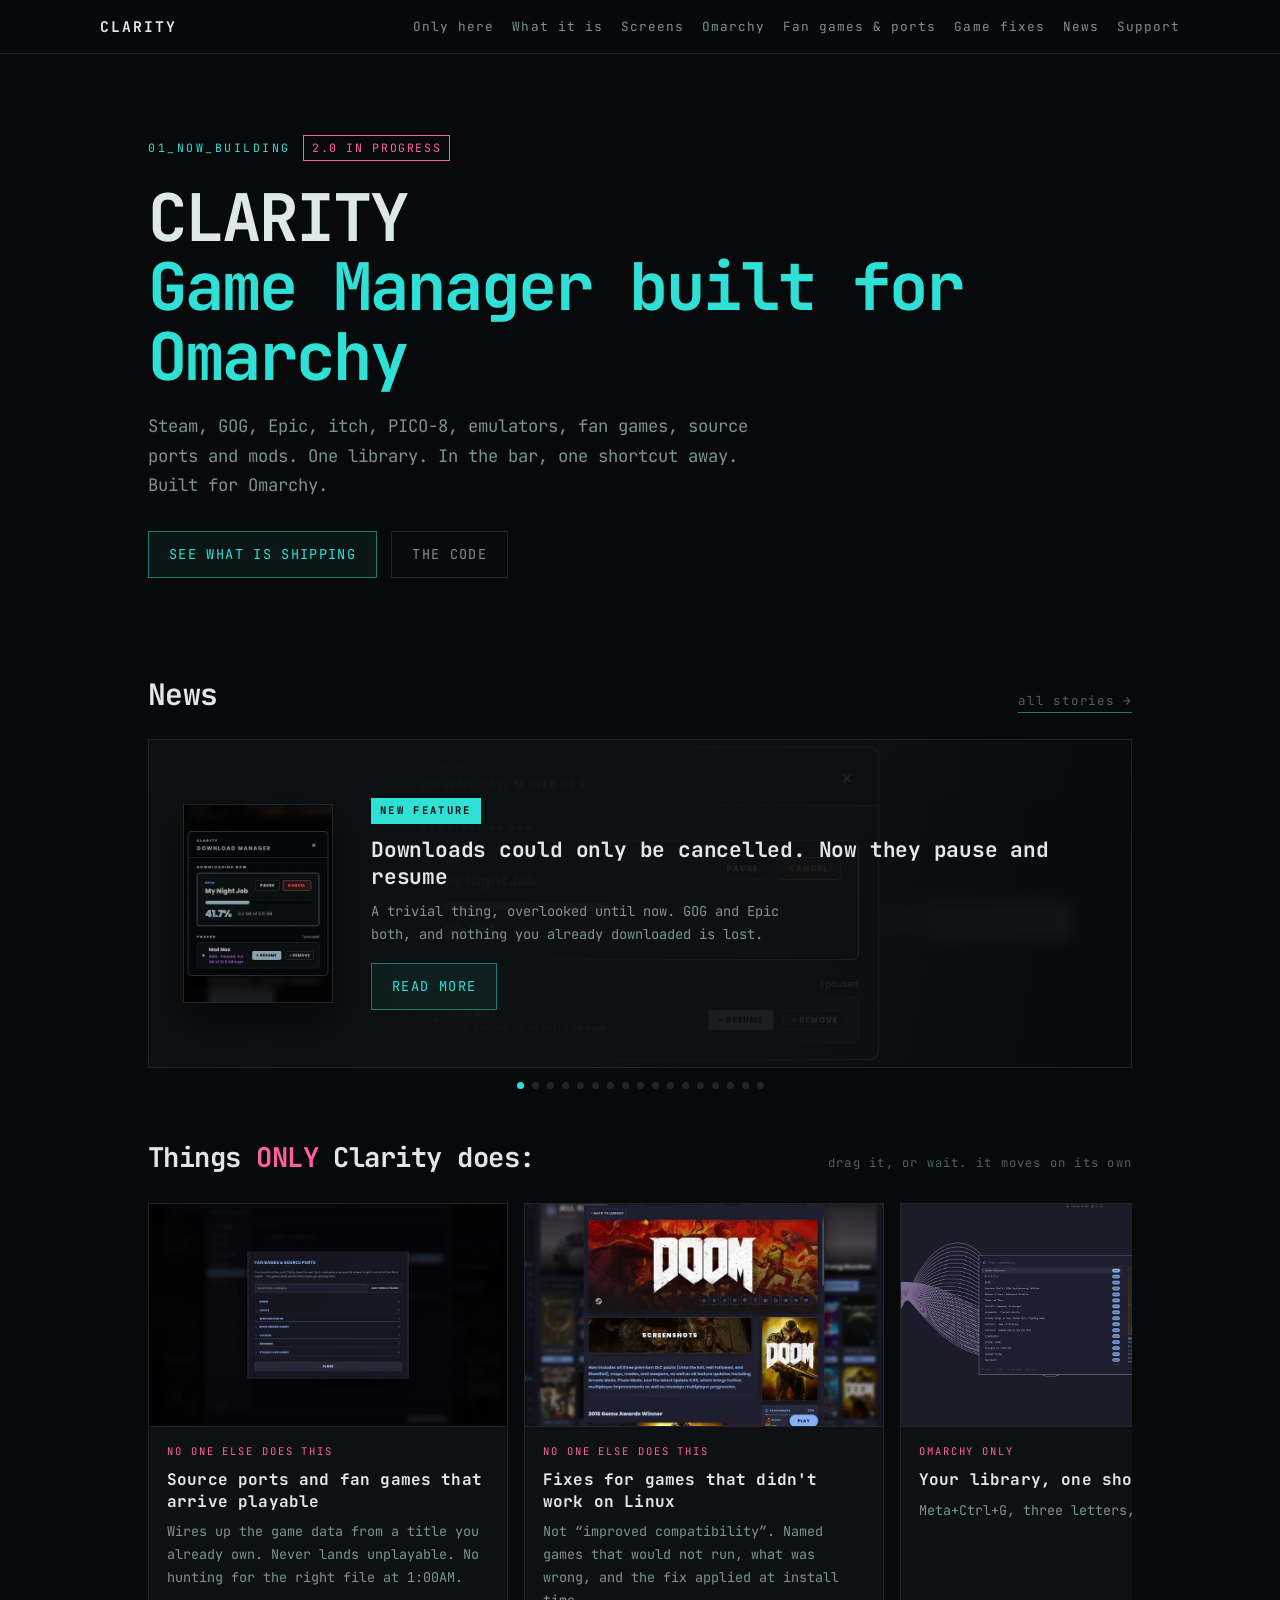
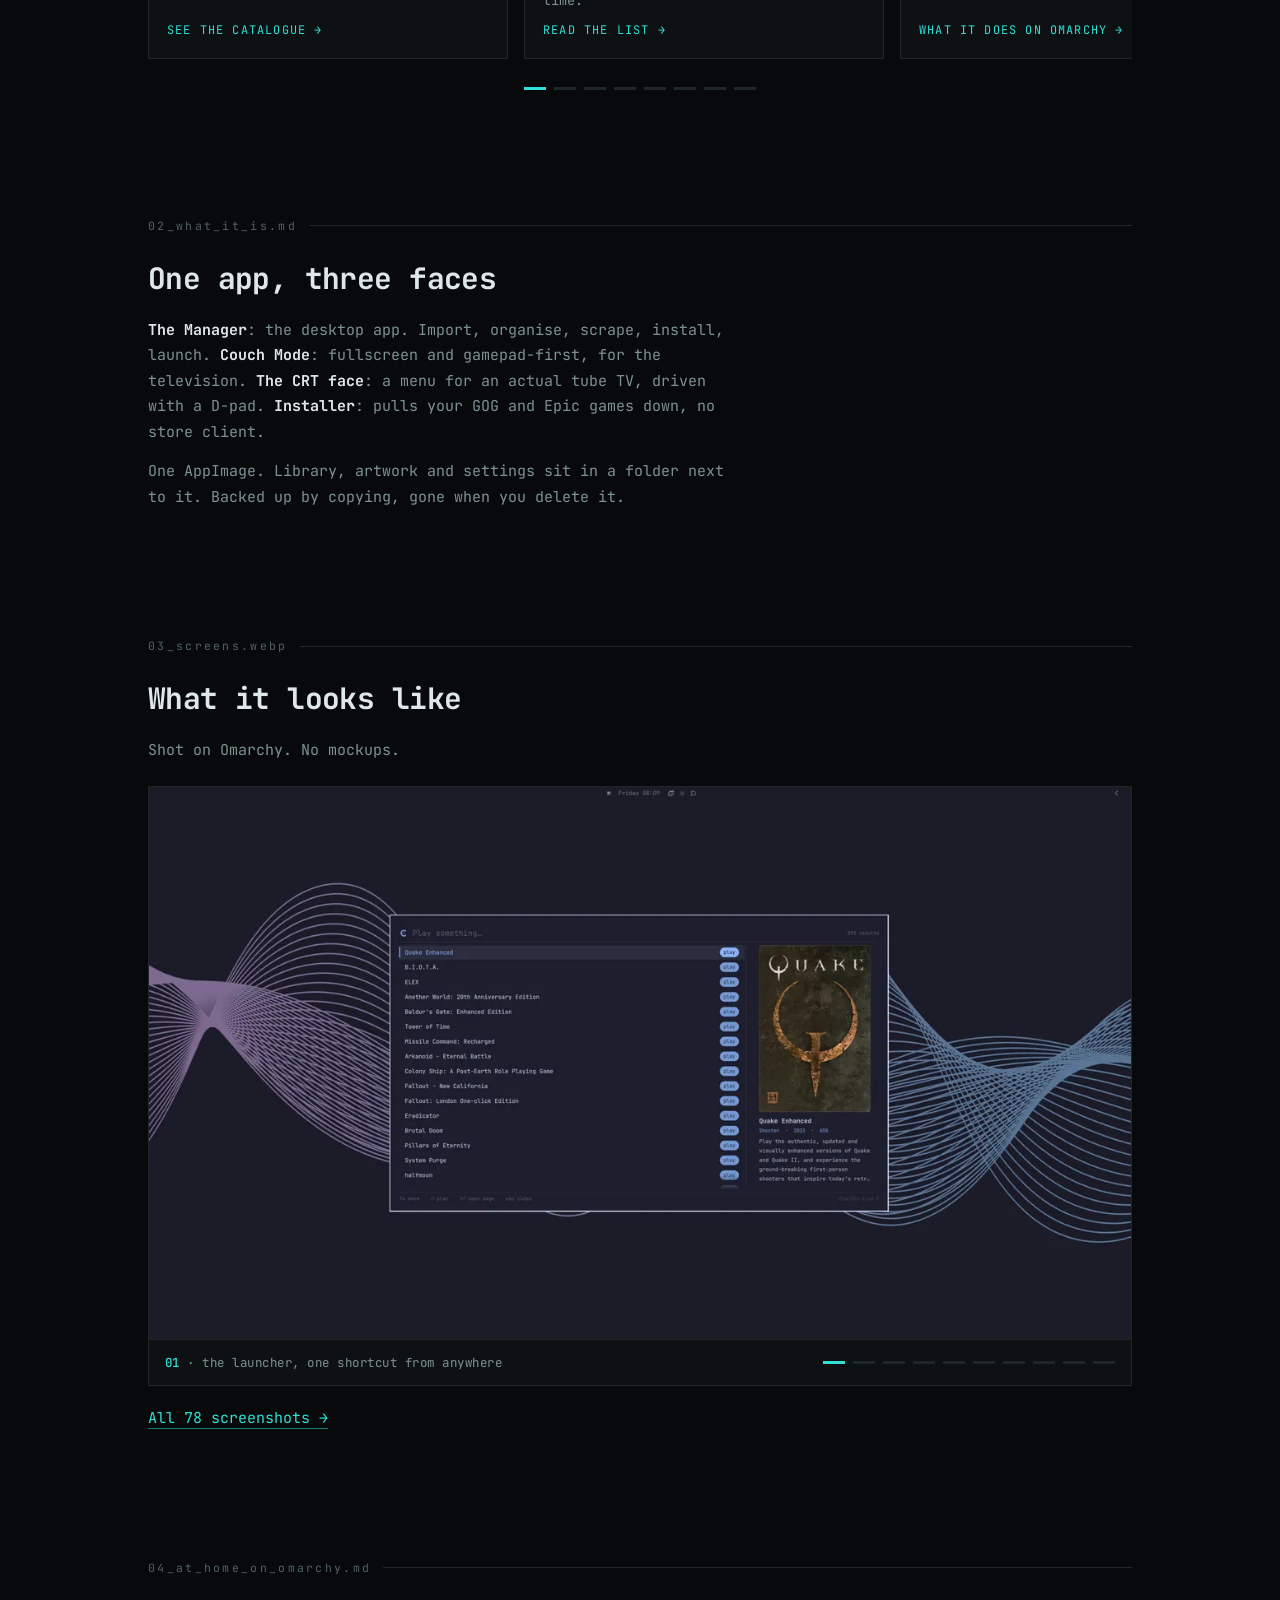
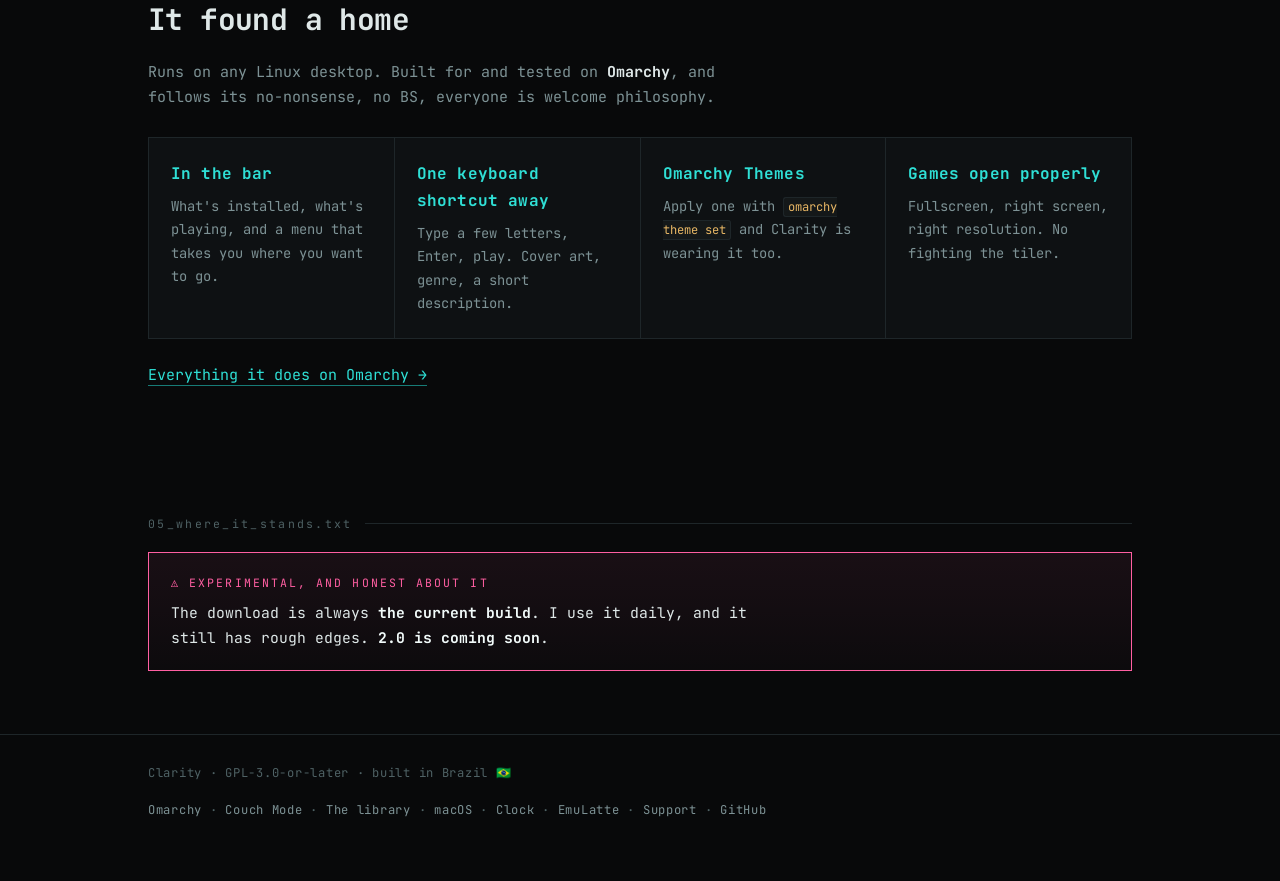
<file: index.html>
<!DOCTYPE html>
<html lang="en">
<head>
<meta charset="UTF-8">
<meta name="viewport" content="width=device-width, initial-scale=1.0">
<title>Clarity: every game you own, one app</title>
<meta name="description" content="Steam, GOG, Epic, itch, PICO-8, emulators, fan games, source ports and mods. One library. In the bar, one shortcut away. Built for Omarchy.">
<meta property="og:type" content="website">
<meta property="og:site_name" content="Clarity">
<meta property="og:title" content="Clarity: every game you own, one app">
<meta property="og:description" content="Every game you own, one app. Built for Omarchy. 2.0 in progress.">
<meta property="og:image" content="https://fromchaoscomesclarity.github.io/ClarityWebSite/assets/gallery/006_Omarchy_launcher_desktop.webp">
<meta property="og:url" content="https://fromchaoscomesclarity.github.io/ClarityWebSite/">
<link rel="icon" href="assets/favicon.svg" type="image/svg+xml">
<link rel="alternate icon" href="assets/favicon-32.png" sizes="32x32">
<link rel="apple-touch-icon" href="assets/apple-touch-icon.png">
<link rel="preconnect" href="https://fonts.googleapis.com">
<link rel="preconnect" href="https://fonts.gstatic.com" crossorigin>
<link href="https://fonts.googleapis.com/css2?family=JetBrains+Mono:wght@400;500;700&display=swap" rel="stylesheet">
<link rel="stylesheet" href="assets/site.css">
<style>
/* ── Hero ────────────────────────────────────────────────────────────────── */
.hero{padding:clamp(48px,9vh,110px) 0 clamp(20px,4vh,44px)}
.hero h1{margin:22px 0 0;font-size:clamp(2rem,6.2vw,4.1rem)}
.sub{max-width:62ch;color:var(--muted);margin-top:20px;font-size:clamp(.95rem,1.6vw,1.08rem)}
.cta{display:flex;gap:14px;margin-top:32px;flex-wrap:wrap}

/* ── “Things ONLY Clarity does”, the carousel ──────────────────────────────
   A horizontal track that scrolls itself. Each card is a headline and a picture;
   the detail lives on its own page, which is this site's standing rule. */
.only{padding:clamp(30px,5vh,58px) 0 clamp(40px,7vh,80px)}
.only-head{display:flex;align-items:baseline;justify-content:space-between;gap:18px;flex-wrap:wrap;margin-bottom:6px}
.only h2{margin:0;font-size:clamp(1.15rem,2.6vw,1.7rem)}
.only h2 .hot{color:var(--magenta)}
.only-hint{font-size:.76rem;letter-spacing:.1em;color:var(--dim)}
.rail{position:relative;margin-top:22px}
.track{
  display:flex;gap:16px;overflow-x:auto;scroll-behavior:smooth;
  scroll-snap-type:x mandatory;padding-bottom:14px;
  scrollbar-width:none;-ms-overflow-style:none;
}
.track::-webkit-scrollbar{display:none}
.card{
  flex:0 0 clamp(260px,30vw,360px);scroll-snap-align:start;
  border:1px solid var(--line);background:var(--surface);
  display:flex;flex-direction:column;border-bottom-width:1px;
}
.card:hover{border-color:var(--cyan-dim)}
.card .cap{aspect-ratio:16/10;overflow:hidden;background:#000;border-bottom:1px solid var(--line)}
.card .cap img{width:100%;height:100%;object-fit:cover;display:block;transition:transform .5s ease}
.card:hover .cap img{transform:scale(1.03)}
.card .txt{padding:16px 18px 18px;display:flex;flex-direction:column;gap:8px;flex:1}
.card .tagline{font-size:.66rem;letter-spacing:.18em;text-transform:uppercase;color:var(--magenta)}
.card .tagline.plain{color:var(--cyan)}
.card h3{margin:0;font-size:1rem;color:var(--ink);line-height:1.35;font-weight:700}
.card p{font-size:.84rem;color:var(--muted);margin:0;flex:1}
.card .more{font-size:.74rem;letter-spacing:.1em;color:var(--cyan);text-transform:uppercase}
a.card{border:1px solid var(--line)}
a.card:hover{border-color:var(--cyan-dim)}
.raildots{display:flex;gap:8px;margin-top:14px;justify-content:center;flex-wrap:wrap}
.rdot{width:22px;height:3px;background:var(--line);border:0;padding:0;cursor:pointer}
.rdot[aria-current="true"]{background:var(--cyan)}
.rdot:focus-visible{outline:2px solid var(--cyan);outline-offset:3px}

/* ── Slideshow ───────────────────────────────────────────────────────────── */
.shots{border:1px solid var(--line);background:var(--surface)}
.stage{position:relative;aspect-ratio:16/9;overflow:hidden;background:#000}
.stage img{position:absolute;inset:0;width:100%;height:100%;object-fit:cover;opacity:0;transition:opacity .6s ease}
.stage img.on{opacity:1}
.shotbar{display:flex;align-items:center;justify-content:space-between;gap:16px;padding:12px 16px;border-top:1px solid var(--line);flex-wrap:wrap}
.caption{font-size:.78rem;color:var(--muted);letter-spacing:.04em}
.caption b,.caption strong{color:var(--cyan);font-weight:500}
/* All ten captions live in the markup so copy-extract.py can reach them; only the
   current one shows. They used to sit in a JavaScript array, where the extractor
   could not see them, and they drifted out of step with the rest of the site. */
.caption .shotcap{display:none}
.caption .shotcap.on{display:inline}
.dots{display:flex;gap:8px;flex-wrap:wrap}
.dot{width:22px;height:3px;background:var(--line);border:0;padding:0;cursor:pointer}
.dot[aria-current="true"]{background:var(--cyan)}
.dot:focus-visible{outline:2px solid var(--cyan);outline-offset:3px}
</style>
</head>
<body>

<header class="top">
  <div class="wrap topin">
    <a class="brand" href="index.html">clarity</a>
    <nav class="links">
      <a href="#only">Only here</a>
      <a href="#what">What it is</a>
      <a href="#shots">Screens</a>
      <a href="#omarchy">Omarchy</a>
      <a href="ports.html">Fan games &amp; ports</a>
      <a href="fixes.html">Game fixes</a>
      <a href="news.html">News</a>
      <a href="support.html">Support</a>
    </nav>
  </div>
</header>

<div class="wrap">

  <div class="hero">
    <div class="eyebrow">
      <span>01_now_building</span>
      <span class="tag">2.0 in progress</span>
    </div>
    <h1>CLARITY<br><span class="em"> Game Manager built for Omarchy</span></h1>
    <p class="sub">Steam, GOG, Epic, itch, PICO-8, emulators, fan games, source ports and mods. One library. In the bar, one shortcut away. Built for Omarchy.</p>
    <div class="cta">
      <a class="btn" href="https://github.com/FromChaosComesClarity/Clarity/releases">See what is shipping</a>
      <a class="btn ghost" href="https://github.com/FromChaosComesClarity/Clarity">The code</a>
    </div>
  </div>

  <!-- ── News ──────────────────────────────────────────────────────────────
       One slide today. The rail is a carousel already: add another <article
       class="slide"> and it scrolls, newest first, with the dots appearing on
       their own. The backdrop is a real <img class="slide-shot">, not a CSS
       background, so its path resolves from this page like every other image
       here. -->
  <div class="news" id="news">
    <div class="news-head">
      <h2>News</h2>
      <a class="news-all" href="news.html">all stories &rarr;</a>
    </div>

    <div class="news-rail" id="newsrail">
      <div class="news-track">

        <article class="slide">
          <img class="slide-shot" src="assets/news/pause-hero.webp" alt="" aria-hidden="true" loading="lazy" decoding="async">
          <div class="slide-art">
            <img src="assets/news/pause-cover.webp" alt="The Download Manager with Pause and a paused game" width="330" height="440" loading="lazy" decoding="async">
          </div>
          <div class="slide-body">
            <div class="slide-tag">New feature</div>
            <h3>Downloads could only be cancelled. Now they pause and resume</h3>
            <p>A trivial thing, overlooked until now. GOG and Epic both, and nothing you already downloaded is lost.</p>
            <a class="btn" href="news.html#pause-downloads">Read more</a>
          </div>
        </article>

        <article class="slide">
          <img class="slide-shot" src="assets/news/rccars-hero.webp" alt="" aria-hidden="true" loading="lazy" decoding="async">
          <div class="slide-art">
            <img src="assets/news/rccars-cover.webp" alt="An RC Cars buggy mid-race" width="330" height="440" loading="lazy" decoding="async">
          </div>
          <div class="slide-body">
            <div class="slide-tag">Fixed</div>
            <h3>RC Cars drew a black square in the corner and hung. Now it plays</h3>
            <p>A lot of old school fun and dirty cheap on GOG. It just would not start here.</p>
            <a class="btn" href="news.html#rc-cars">Read more</a>
          </div>
        </article>

        <article class="slide">
          <img class="slide-shot" src="assets/news/hero-buttons-hero.webp" alt="" aria-hidden="true" loading="lazy" decoding="async">
          <div class="slide-art">
            <img src="assets/news/hero-buttons-cover.webp" alt="The gallery hero with Play and + Playlist buttons" width="330" height="440" loading="lazy" decoding="async">
          </div>
          <div class="slide-body">
            <div class="slide-tag">New feature</div>
            <h3>The hero only showed your games. Now it plays them</h3>
            <p>Play and + Playlist sit on the gallery hero, acting on whatever it is showing.</p>
            <a class="btn" href="news.html#hero-buttons">Read more</a>
          </div>
        </article>

        <article class="slide">
          <img class="slide-shot" src="assets/news/colourbars-hero.webp" alt="" aria-hidden="true" loading="lazy" decoding="async">
          <div class="slide-art">
            <img src="assets/news/colourbars-cover.webp" alt="A television test card where a game intro should be" width="330" height="440" loading="lazy" decoding="async">
          </div>
          <div class="slide-body">
            <div class="slide-tag">Fixed</div>
            <h3>The colour bars came back on my other machines. Now the fix travels with them</h3>
            <p>Clarity picks a runtime that can actually decode video, and says so when none of yours can.</p>
            <a class="btn" href="news.html#video-capable-proton">Read more</a>
          </div>
        </article>

        <article class="slide">
          <img class="slide-shot" src="assets/news/missing-games-hero.webp" alt="" aria-hidden="true" loading="lazy" decoding="async">
          <div class="slide-art">
            <img src="assets/news/missing-games-cover.webp" alt="The Missing Games window" width="330" height="440" loading="lazy" decoding="async">
          </div>
          <div class="slide-body">
            <div class="slide-tag">New feature</div>
            <h3>A restored library listed games that were not there. Now Clarity finds them</h3>
            <p>Grouped by the folder that went missing, nothing ticked, and an unplugged drive called out as a drive rather than as a few hundred missing games.</p>
            <a class="btn" href="news.html#missing-games">Read more</a>
          </div>
        </article>

        <article class="slide">
          <img class="slide-shot" src="assets/news/recipes-hero.webp" alt="" aria-hidden="true" loading="lazy" decoding="async">
          <div class="slide-art">
            <img src="assets/news/recipes-cover.webp" alt="The Recipes pane" width="330" height="440" loading="lazy" decoding="async">
          </div>
          <div class="slide-body">
            <div class="slide-tag">New feature</div>
            <h3>Recipes were buried in the code. Now they have a page, and your covers say which games use one</h3>
            <p>Seven named faults and their fixes, in the settings. Games in your library that carry one wear a pot beside their store mark.</p>
            <a class="btn" href="news.html#recipes-pane">Read more</a>
          </div>
        </article>

        <article class="slide">
          <img class="slide-shot" src="assets/news/doom64-ce-hero.webp" alt="" aria-hidden="true" loading="lazy" decoding="async">
          <div class="slide-art">
            <img src="assets/news/doom64-ce-cover.webp" alt="Doom 64 CE running" width="330" height="440" loading="lazy" decoding="async">
          </div>
          <div class="slide-body">
            <div class="slide-tag">Fixed</div>
            <h3>Recipes could not see your Steam games. Now they can</h3>
            <p>Doom 64 CE asked for a copy of Doom 64 that was already installed. Any recipe needing a file from a Steam game had the same blind spot.</p>
            <a class="btn" href="news.html#steam-blind-spot">Read more</a>
          </div>
        </article>

        <article class="slide">
          <img class="slide-shot" src="assets/news/platform-badge-hero.webp" alt="" aria-hidden="true" loading="lazy" decoding="async">
          <div class="slide-art">
            <img src="assets/news/platform-badge-cover.webp" alt="A game cover carrying its platform mark" width="330" height="440" loading="lazy" decoding="async">
          </div>
          <div class="slide-body">
            <div class="slide-tag">New feature</div>
            <h3>Every cover now says what you actually installed</h3>
            <p>Native Linux or Windows, read off the files rather than off the store page. Mine came out at 49 native and 147 Windows.</p>
            <a class="btn" href="news.html#platform-badge">Read more</a>
          </div>
        </article>

        <article class="slide">
          <img class="slide-shot" src="assets/news/doom-ce-fixed-hero.webp" alt="" aria-hidden="true" loading="lazy" decoding="async">
          <div class="slide-art">
            <img src="assets/news/doom-ce-cover.webp" alt="DOOM CE cover art" width="330" height="440" loading="lazy" decoding="async">
          </div>
          <div class="slide-body">
            <div class="slide-tag">Fixed</div>
            <h3>DOOM CE died before the title screen. Now it installs clean and starts</h3>
            <p>It is not a mod, it is a port with its own engine. That, and the wrong copy of doom2.wad. Doom 64 CE is in now too.</p>
            <a class="btn" href="news.html#doom64-ce">Read more</a>
          </div>
        </article>

        <article class="slide">
          <img class="slide-shot" src="assets/news/colourbars-hero.webp" alt="" aria-hidden="true" loading="lazy" decoding="async">
          <div class="slide-art">
            <img src="assets/news/colourbars-cover.webp" alt="A television test card where a game intro should be" width="330" height="440" loading="lazy" decoding="async">
          </div>
          <div class="slide-body">
            <div class="slide-tag">Fixed</div>
            <h3>Cutscenes came out as colour bars. Now they play</h3>
            <p>A test card and static instead of the intro. Not the codec: Clarity was handing games a Proton build with no video libraries in it.</p>
            <a class="btn" href="news.html#colour-bars">Read more</a>
          </div>
        </article>

        <article class="slide">
          <img class="slide-shot" src="assets/news/roadrash-hero.webp" alt="" aria-hidden="true" loading="lazy" decoding="async">
          <div class="slide-art">
            <img src="assets/news/roadrash-cover.webp" alt="Road Rash cover art" width="330" height="440" loading="lazy" decoding="async">
          </div>
          <div class="slide-body">
            <div class="slide-tag">New recipe</div>
            <h3>Road Rash broke four times over. Now all four are handled when you press play</h3>
            <p>A missing file, a screen that would not go to 640x480, no CD-ROM drive, and a note the installer never wrote. Install it from your own disc and all four are dealt with when you press play.</p>
            <a class="btn" href="news.html#roadrash">Read more</a>
          </div>
        </article>

        <article class="slide">
          <img class="slide-shot" src="assets/news/doom-ce-hero.webp" alt="" aria-hidden="true" loading="lazy" decoding="async">
          <div class="slide-art">
            <img src="assets/news/doom-ce-cover.webp" alt="DOOM CE cover art" width="330" height="440" loading="lazy" decoding="async">
          </div>
          <div class="slide-body">
            <div class="slide-tag">New port</div>
            <h3>PSX Doom, the way it looked on the console</h3>
            <p>The coloured lighting, the darker palette and Aubrey Hodges&rsquo; soundtrack, rebuilt on modern GZDoom. It brings its own engine, and it wants doom2.wad, so you need a copy of Doom II.</p>
            <a class="btn" href="news.html#doom-ce">Read more</a>
          </div>
        </article>

        <article class="slide">
          <img class="slide-shot" src="assets/news/crt-face-hero.webp" alt="" aria-hidden="true" loading="lazy" decoding="async">
          <div class="slide-art">
            <img src="assets/news/crt-face-cover.webp" alt="Clarity&rsquo;s CRT face on a Philips CRT television" width="330" height="440" loading="lazy" decoding="async">
          </div>
          <div class="slide-body">
            <div class="slide-tag">New face</div>
            <h3>Clarity now runs on a television older than most of my games</h3>
            <p>Couch Mode is built around cover art, and a tube TV has nowhere to put any. So there is another face: a menu you drive with a D-pad, that installs, scrapes and plays without you leaving the sofa.</p>
            <a class="btn" href="news.html#crt-face">Read more</a>
          </div>
        </article>

        <article class="slide">
          <img class="slide-shot" src="assets/news/witcher1-hero.webp" alt="" aria-hidden="true" loading="lazy" decoding="async">
          <div class="slide-art">
            <img src="assets/news/witcher1-cover.webp" alt="The Witcher: Enhanced Edition cover art" width="330" height="440" loading="lazy" decoding="async">
          </div>
          <div class="slide-body">
            <div class="slide-tag">New recipe</div>
            <h3>The Witcher did nothing when you pressed play. Now it starts, with its text back</h3>
            <p>No window, no error, not even a log. GOG&rsquo;s installer writes down where it put the game, and on Linux that step never happens, so the game decided it was not installed. Clarity writes it now.</p>
            <a class="btn" href="news.html#witcher1">Read more</a>
          </div>
        </article>

        <article class="slide">
          <img class="slide-shot" src="assets/news/doom-soundtracks-hero.webp" alt="" aria-hidden="true" loading="lazy" decoding="async">
          <div class="slide-art">
            <img src="assets/news/doom-soundtracks-cover.webp" alt="DOOM + DOOM II cover art" width="330" height="440" loading="lazy" decoding="async">
          </div>
          <div class="slide-body">
            <div class="slide-tag">New feature</div>
            <h3>Doom mods, with the soundtrack you already own</h3>
            <p>Brutal Doom on IDKFA, chosen when you press play. Nothing is downloaded: the music comes out of the DOOM + DOOM II re-release on your own disk, matched by what the songs are rather than what they are called.</p>
            <a class="btn" href="news.html#doom-soundtracks">Read more</a>
          </div>
        </article>

        <article class="slide">
          <img class="slide-shot" src="assets/news/arcanum-hero.webp" alt="" aria-hidden="true" loading="lazy" decoding="async">
          <div class="slide-art">
            <img src="assets/news/arcanum-cover.webp" alt="Arcanum: Of Steamworks and Magick Obscura cover art" width="330" height="440" loading="lazy" decoding="async">
          </div>
          <div class="slide-body">
            <div class="slide-tag">New recipe</div>
            <h3>Arcanum closed the instant you pressed play. Now it opens</h3>
            <p>GOG includes a helper file that keeps the game running on Windows. On Linux it is what stopped Arcanum from opening at all. Clarity now leaves it out for this one game, and it starts.</p>
            <a class="btn" href="news.html#arcanum">Read more</a>
          </div>
        </article>

        <article class="slide">
          <img class="slide-shot" src="assets/news/fallout-london-hero.webp" alt="" aria-hidden="true" loading="lazy" decoding="async">
          <div class="slide-art">
            <img src="assets/news/fallout-london-cover.webp" alt="Fallout: London cover art" width="330" height="440" loading="lazy" decoding="async">
          </div>
          <div class="slide-body">
            <div class="slide-tag">New recipe</div>
            <h3>Fallout: London installed perfectly and would not start. Now it loads</h3>
            <p>It installed perfectly and then played its music over a black screen. GOG&rsquo;s installer has finishing steps, and nothing on Linux performed them. Now done at launch, repairing the install you already have.</p>
            <a class="btn" href="news.html#fallout-london">Read more</a>
          </div>
        </article>

      </div>
    </div>

    <div class="news-dots" id="newsdots"></div>
  </div>


  <!-- ── Things ONLY Clarity does ─────────────────────────────────────────── -->
  <div class="only" id="only">
    <div class="only-head">
      <h2>Things <span class="hot">ONLY</span> Clarity does:</h2>
      <span class="only-hint">drag it, or wait. it moves on its own</span>
    </div>

    <div class="rail">
      <div class="track" id="track">

        <a class="card" href="ports.html">
          <div class="cap"><img src="assets/gallery/039_source_ports_catalogue.webp" alt="The source ports catalogue, grouped by the game it needs." loading="lazy" width="1600" height="1088"></div>
          <div class="txt">
            <div class="tagline">no one else does this</div>
            <h3>Source ports and fan games that arrive playable</h3>
            <p>Wires up the game data from a title you already own. Never lands unplayable. No hunting for the right file at 1:00AM.</p>
            <span class="more">See the catalogue →</span>
          </div>
        </a>

        <a class="card" href="fixes.html">
          <div class="cap"><img src="assets/gallery/009_gamepage_doom.webp" alt="A game page: key art, screenshots, description, and one play button." loading="lazy" width="1600" height="1088"></div>
          <div class="txt">
            <div class="tagline">no one else does this</div>
            <h3>Fixes for games that didn't work on Linux</h3>
            <p>Not “improved compatibility”. Named games that would not run, what was wrong, and the fix applied at install time.</p>
            <span class="more">Read the list →</span>
          </div>
        </a>

        <a class="card" href="omarchy.html">
          <div class="cap"><img src="assets/gallery/006_Omarchy_launcher_desktop.webp" alt="The launcher overlay open over the desktop, one keyboard shortcut away." loading="lazy" width="1600" height="671"></div>
          <div class="txt">
            <div class="tagline">omarchy only</div>
            <h3>Your library, one shortcut away</h3>
            <p>Meta+Ctrl+G, three letters, Enter, play.</p>
            <span class="more">What it does on Omarchy →</span>
          </div>
        </a>

        <a class="card" href="omarchy.html#theme">
          <div class="cap"><img src="assets/gallery/028_theme_picker_Omarchy.webp" alt="The theme picker, with Your Desktop at the top holding your Omarchy colours." loading="lazy" width="1600" height="1088"></div>
          <div class="txt">
            <div class="tagline">omarchy only</div>
            <h3>It wears the theme you already chose</h3>
            <p>Apply an Omarchy theme and Clarity wears it too. The same colours, not a lookalike.</p>
            <span class="more">How the bridge works →</span>
          </div>
        </a>

        <a class="card" href="couch.html">
          <div class="cap"><img src="assets/gallery/052_couch_gamepage_doom.webp" alt="Another one, because DOOM deserves the whole screen." loading="lazy" width="1600" height="901"></div>
          <div class="txt">
            <div class="tagline">no one else does this</div>
            <h3>The same library, on the big screen</h3>
            <p>For a television and a controller: artwork, trailers, a jukebox with a real spectrum. No keyboard.</p>
            <span class="more">Meet Couch Mode →</span>
          </div>
        </a>

        <a class="card" href="library.html">
          <div class="cap"><img src="assets/gallery/016_manuals_manager.webp" alt="The manuals a GOG game shipped with, ready to read or download." loading="lazy" width="1600" height="1088"></div>
          <div class="txt">
            <div class="tagline">no one else does this</div>
            <h3>Manuals, achievements and saves, in the app</h3>
            <p>GOG manuals in their own window. Achievements from two stores in one list. Saves backed up and restored on the page.</p>
            <span class="more">What a game page holds →</span>
          </div>
        </a>

        <a class="card" href="library.html#stores">
          <div class="cap"><img src="assets/gallery/008_library_all_games.webp" alt="The library grid: every game you own, with a button under each one." loading="lazy" width="1600" height="1088"></div>
          <div class="txt">
            <div class="tagline">no one else does this</div>
            <h3>Six kinds of game, one shelf</h3>
            <p>Steam, GOG, Epic, itch, Flatpak, PICO-8 carts and ROMs. Sorted, filtered and searched as one library, not six.</p>
            <span class="more">How importing works →</span>
          </div>
        </a>

        <a class="card" href="library.html#portable">
          <div class="cap"><img src="assets/gallery/011_achievements_doom.webp" alt="Achievements, read straight from the game." loading="lazy" width="1600" height="1088"></div>
          <div class="txt">
            <div class="tagline">no one else does this</div>
            <h3>Your library is a folder you can carry</h3>
            <p>Everything lives beside the AppImage. Copy the folder and your covers, playlists, saves and settings come too. No account, no cloud, nobody's server.</p>
            <span class="more">Where your data lives →</span>
          </div>
        </a>

      </div>
      <div class="raildots" id="raildots"></div>
    </div>
  </div>

  <section id="what">
    <div class="label">02_what_it_is.md</div>
    <h2>One app, three faces</h2>
    <p class="body"><strong>The Manager</strong>: the desktop app. Import, organise, scrape, install, launch. <strong>Couch Mode</strong>: fullscreen and gamepad-first, for the television. <strong>The CRT face</strong>: a menu for an actual tube TV, driven with a D-pad. <strong>Installer</strong>: pulls your GOG and Epic games down, no store client.</p>
    <p class="body">One AppImage. Library, artwork and settings sit in a folder next to it. Backed up by copying, gone when you delete it.</p>
  </section>

  <section id="shots">
    <div class="label">03_screens.webp</div>
    <h2>What it looks like</h2>
    <p class="body" style="margin-bottom:22px">Shot on Omarchy. No mockups.</p>

    <div class="shots">
      <div class="stage" id="stage">
        <img class="on" src="assets/gallery/006_Omarchy_launcher_desktop.webp" alt="The launcher overlay open over the desktop, one keyboard shortcut away." width="1600" height="671">
        <img src="assets/gallery/008_library_all_games.webp" alt="The library grid: every game you own, with a button under each one." width="1600" height="1088">
        <img src="assets/gallery/009_gamepage_doom.webp" alt="A game page: key art, screenshots, description, and one play button." width="1600" height="1088">
        <img src="assets/gallery/039_source_ports_catalogue.webp" alt="The source ports catalogue, grouped by the game it needs." width="1600" height="1088">
        <img src="assets/gallery/028_theme_picker_Omarchy.webp" alt="The theme picker, with Your Desktop at the top holding your Omarchy colours." width="1600" height="1088">
        <img src="assets/gallery/011_achievements_doom.webp" alt="Achievements, read straight from the game." width="1600" height="1088">
        <img src="assets/gallery/016_manuals_manager.webp" alt="The manuals a GOG game shipped with, ready to read or download." width="1600" height="1088">
        <img src="assets/gallery/045_couch_home.webp" alt="The Couch home screen: your numbers, today&#x27;s pick, and what you just imported." width="1600" height="669">
        <img src="assets/gallery/052_couch_gamepage_doom.webp" alt="Another one, because DOOM deserves the whole screen." width="1600" height="901">
        <img src="assets/gallery/059_couch_categories_gog_zoom.webp" alt="Browsing by store, in a card flow you steer with a stick." width="1600" height="882">
      </div>
      <div class="shotbar">
        <div class="caption" id="caption">
          <span class="shotcap on"><strong>01</strong> · the launcher, one shortcut from anywhere</span>
          <span class="shotcap"><strong>02</strong> · the library on the desktop</span>
          <span class="shotcap"><strong>03</strong> · a game page, everything in one place</span>
          <span class="shotcap"><strong>04</strong> · source ports and fan games, from your own file</span>
          <span class="shotcap"><strong>05</strong> · the theme picker, wearing your desktop’s colours</span>
          <span class="shotcap"><strong>06</strong> · achievements from two stores in one list</span>
          <span class="shotcap"><strong>07</strong> · your GOG game's manuals</span>
          <span class="shotcap"><strong>08</strong> · Couch Mode’s home screen</span>
          <span class="shotcap"><strong>09</strong> · a game page for a television</span>
          <span class="shotcap"><strong>10</strong> · browsing covers in Couch Mode</span>
        </div>
        <div class="dots" id="dots"></div>
      </div>
    </div>
    <p class="body" style="margin-top:20px"><a href="gallery.html">All 78 screenshots →</a></p>
  </section>

  <section id="omarchy">
    <div class="label">04_at_home_on_omarchy.md</div>
    <h2>It found a home</h2>
    <p class="body">Runs on any Linux desktop. Built for and tested on <strong>Omarchy</strong>, and follows its no-nonsense, no BS, everyone is welcome philosophy.</p>

    <div class="grid" style="margin-top:26px">
      <div class="cell">
        <h3>In the bar</h3>
        <p>What's installed, what's playing, and a menu that takes you where you want to go.</p>
      </div>
      <div class="cell">
        <h3>One keyboard shortcut away</h3>
        <p>Type a few letters, Enter, play. Cover art, genre, a short description.</p>
      </div>
      <div class="cell">
        <h3>Omarchy Themes</h3>
        <p>Apply one with <code>omarchy theme set</code> and Clarity is wearing it too.</p>
      </div>
      <div class="cell">
        <h3>Games open properly</h3>
        <p>Fullscreen, right screen, right resolution. No fighting the tiler.</p>
      </div>
    </div>

    <p class="body" style="margin-top:24px"><a href="omarchy.html">Everything it does on Omarchy →</a></p>
  </section>

  <section>
    <div class="label">05_where_it_stands.txt</div>
    <div class="note">
      <div class="h">⚠ Experimental, and honest about it</div>
      <p>The download is always <strong>the current build</strong>. I use it daily, and it still has rough edges. <strong>2.0 is coming soon</strong>.</p>
    </div>
  </section>

</div>

<footer>
  <div class="wrap fin">
    <span>Clarity · GPL-3.0-or-later · built in Brazil 🇧🇷</span>
    <span>
      <a href="omarchy.html">Omarchy</a> ·
      <a href="couch.html">Couch Mode</a> ·
      <a href="library.html">The library</a> ·
      <a href="macos.html">macOS</a> ·
      <a href="clock.html">Clock</a> ·
      <a href="emulatte.html">EmuLatte</a> ·
      <a href="support.html">Support</a> ·
      <a href="https://github.com/FromChaosComesClarity/Clarity">GitHub</a>
    </span>
  </div>
</footer>

<script>
/* ── The slideshow ──────────────────────────────────────────────────────── */
(function () {
  var stage = document.getElementById('stage');
  var slides = stage ? Array.prototype.slice.call(stage.querySelectorAll('img')) : [];
  if (slides.length < 2) return;
  var dotsWrap = document.getElementById('dots');
  var caps = Array.prototype.slice.call(document.querySelectorAll('#caption .shotcap'));
  var index = 0, timer = 0;
  var reduced = window.matchMedia && window.matchMedia('(prefers-reduced-motion: reduce)').matches;

  function show(next) {
    index = (next + slides.length) % slides.length;
    slides.forEach(function (img, i) { img.classList.toggle('on', i === index); });
    Array.prototype.forEach.call(dotsWrap.children, function (d, i) {
      d.setAttribute('aria-current', i === index ? 'true' : 'false');
    });
    caps.forEach(function (c, i) { c.classList.toggle('on', i === index); });
  }
  function start() { if (!reduced) { stop(); timer = setInterval(function () { show(index + 1); }, 5200); } }
  function stop() { if (timer) { clearInterval(timer); timer = 0; } }

  slides.forEach(function (_, i) {
    var b = document.createElement('button');
    b.className = 'dot'; b.type = 'button';
    b.setAttribute('aria-label', 'Screenshot ' + (i + 1));
    b.addEventListener('click', function () { show(i); start(); });
    dotsWrap.appendChild(b);
  });
  stage.addEventListener('mouseenter', stop);
  stage.addEventListener('mouseleave', start);
  dotsWrap.addEventListener('focusin', stop);
  dotsWrap.addEventListener('focusout', start);
  show(0); start();
})();

/* ── The “only Clarity” carousel ─────────────────────────────────────────────
   Scrolls itself along a real scroll container, so a drag, a trackpad swipe and
   a keyboard tab all still work. Stops the moment anyone touches it. */
(function () {
  var track = document.getElementById('track');
  if (!track) return;
  var cards = Array.prototype.slice.call(track.querySelectorAll('.card'));
  if (cards.length < 2) return;
  var dots = document.getElementById('raildots');
  var timer = 0, i = 0, human = false;
  var reduced = window.matchMedia && window.matchMedia('(prefers-reduced-motion: reduce)').matches;

  function step(n) {
    i = (n + cards.length) % cards.length;
    track.scrollTo({ left: cards[i].offsetLeft - track.offsetLeft, behavior: 'smooth' });
    paint();
  }
  function paint() {
    Array.prototype.forEach.call(dots.children, function (d, n) {
      d.setAttribute('aria-current', n === i ? 'true' : 'false');
    });
  }
  function start() { if (!reduced && !human) { stop(); timer = setInterval(function () { step(i + 1); }, 4200); } }
  function stop() { if (timer) { clearInterval(timer); timer = 0; } }
  /* Once someone scrolls it themselves, it is theirs. It does not wrestle back. */
  function surrender() { human = true; stop(); }

  cards.forEach(function (_, n) {
    var b = document.createElement('button');
    b.className = 'rdot'; b.type = 'button';
    b.setAttribute('aria-label', 'Feature ' + (n + 1));
    b.addEventListener('click', function () { surrender(); i = n; step(n); });
    dots.appendChild(b);
  });

  track.addEventListener('pointerdown', surrender);
  track.addEventListener('wheel', surrender, { passive: true });
  track.addEventListener('mouseenter', stop);
  track.addEventListener('mouseleave', start);
  track.addEventListener('focusin', surrender);

  /* Keep the dots honest when the user scrolls by hand. */
  var settle = 0;
  track.addEventListener('scroll', function () {
    clearTimeout(settle);
    settle = setTimeout(function () {
      var nearest = 0, best = Infinity;
      cards.forEach(function (c, n) {
        var d = Math.abs(c.offsetLeft - track.offsetLeft - track.scrollLeft);
        if (d < best) { best = d; nearest = n; }
      });
      i = nearest; paint();
    }, 120);
  }, { passive: true });

  paint(); start();
})();

/* ── The news rail ───────────────────────────────────────────────
   Same idea as the carousel above, on the stories. Slower, because these are
   sentences rather than captions, and it stops for good once someone scrolls it
   themselves. One story and nothing happens at all. */
(function () {
  var rail = document.getElementById('newsrail');
  if (!rail) return;
  var slides = Array.prototype.slice.call(rail.querySelectorAll('.slide'));
  if (slides.length < 2) return;
  var dots = document.getElementById('newsdots');
  var timer = 0, i = 0, human = false;
  var reduced = window.matchMedia && window.matchMedia('(prefers-reduced-motion: reduce)').matches;

  function step(n) {
    i = (n + slides.length) % slides.length;
    rail.scrollTo({ left: slides[i].offsetLeft - rail.offsetLeft, behavior: 'smooth' });
    paint();
  }
  function paint() {
    Array.prototype.forEach.call(dots.children, function (d, n) {
      d.setAttribute('aria-current', n === i ? 'true' : 'false');
    });
  }
  function start() { if (!reduced && !human) { stop(); timer = setInterval(function () { step(i + 1); }, 7000); } }
  function stop() { if (timer) { clearInterval(timer); timer = 0; } }
  function surrender() { human = true; stop(); }

  slides.forEach(function (_, n) {
    var b = document.createElement('button');
    b.className = 'news-dot'; b.type = 'button';
    b.setAttribute('aria-label', 'Story ' + (n + 1));
    b.addEventListener('click', function () { surrender(); step(n); });
    dots.appendChild(b);
  });

  rail.addEventListener('pointerdown', surrender);
  rail.addEventListener('wheel', surrender, { passive: true });
  rail.addEventListener('mouseenter', stop);
  rail.addEventListener('mouseleave', start);
  /* Tabbing to a Read more button inside a story should not let the rail slide out from under it. */
  rail.addEventListener('focusin', surrender);

  var settle = 0;
  rail.addEventListener('scroll', function () {
    clearTimeout(settle);
    settle = setTimeout(function () {
      var nearest = 0, best = Infinity;
      slides.forEach(function (sl, n) {
        var d = Math.abs(sl.offsetLeft - rail.offsetLeft - rail.scrollLeft);
        if (d < best) { best = d; nearest = n; }
      });
      i = nearest; paint();
    }, 120);
  }, { passive: true });

  paint(); start();
})();
</script>
</body>
</html>
</file>
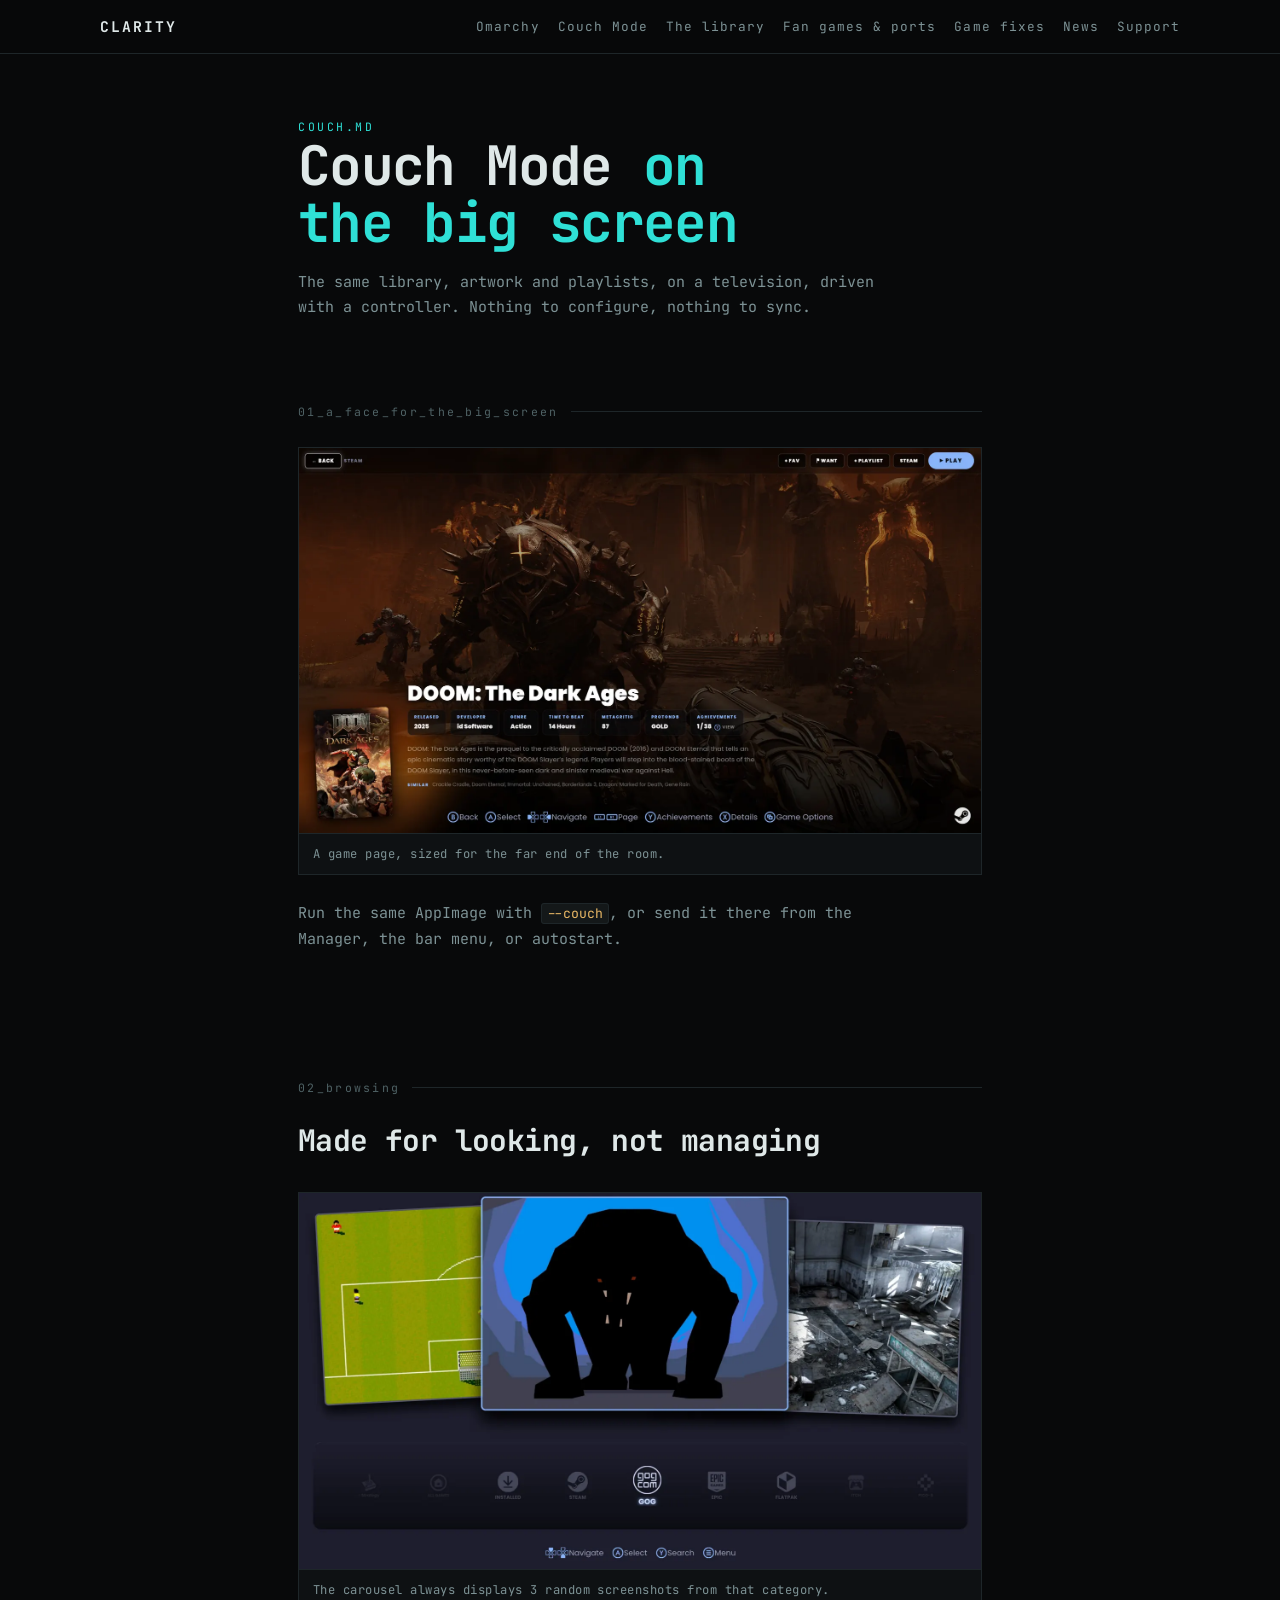
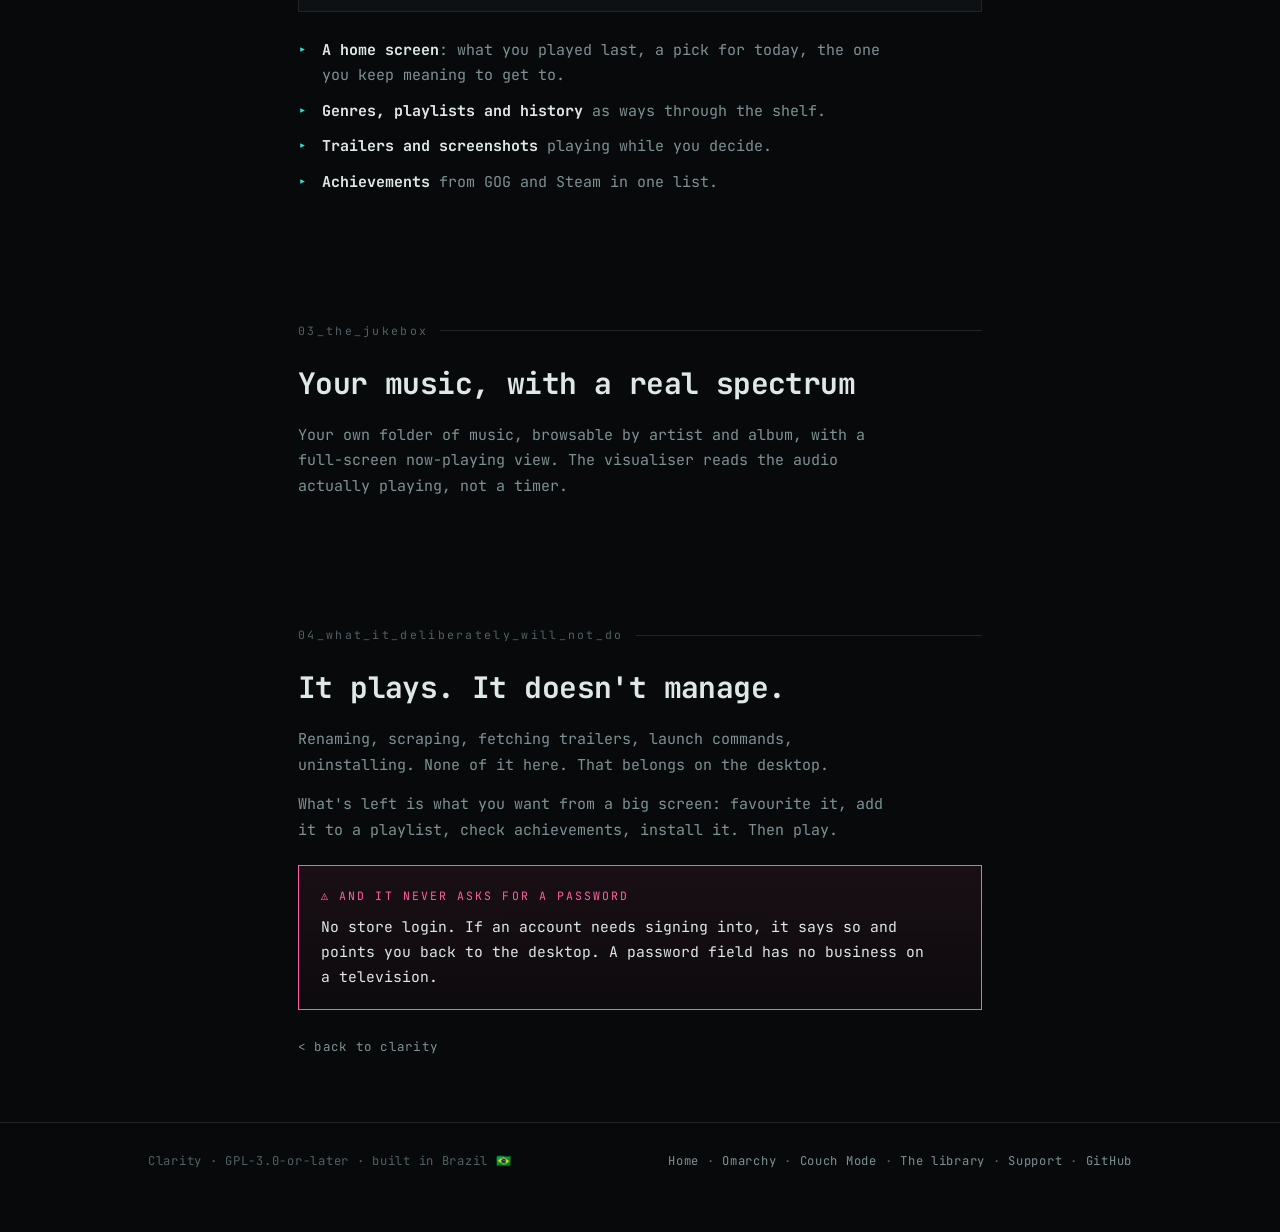
<file: couch.html>
<!DOCTYPE html>
<html lang="en">
<head>
<meta charset="UTF-8">
<meta name="viewport" content="width=device-width, initial-scale=1.0">
<title>Couch Mode: the big screen one</title>
<meta name="description" content="The same library on a television: fullscreen, gamepad-first, artwork, trailers, achievements and a jukebox with a real spectrum.">
<meta property="og:type" content="website">
<meta property="og:site_name" content="Clarity">
<meta property="og:title" content="Couch Mode: the big screen one">
<meta property="og:description" content="The same library on a television: fullscreen, gamepad-first, with artwork, trailers, achievements and a jukebox with a real spectrum.">
<meta property="og:image" content="https://fromchaoscomesclarity.github.io/ClarityWebSite/assets/gallery/052_couch_gamepage_doom.webp">
<meta property="og:url" content="https://fromchaoscomesclarity.github.io/ClarityWebSite/couch.html">
<link rel="icon" href="assets/favicon.svg" type="image/svg+xml">
<link rel="alternate icon" href="assets/favicon-32.png" sizes="32x32">
<link rel="apple-touch-icon" href="assets/apple-touch-icon.png">
<link rel="preconnect" href="https://fonts.googleapis.com">
<link rel="preconnect" href="https://fonts.gstatic.com" crossorigin>
<link href="https://fonts.googleapis.com/css2?family=JetBrains+Mono:wght@400;500;700&display=swap" rel="stylesheet">
<link rel="stylesheet" href="assets/site.css">
<style>
.shot{border:1px solid var(--line);background:#000;margin:26px 0}
.shot img{display:block;width:100%}
.shot figcaption{border-top:1px solid var(--line);background:var(--surface);padding:10px 14px;font-size:.76rem;color:var(--muted);letter-spacing:.04em}
.hero{padding:clamp(40px,7vh,84px) 0 clamp(10px,2vh,24px)}
</style>
</head>
<body>

<header class="top">
  <div class="wrap topin">
    <a class="brand" href="index.html">clarity</a>
    <nav class="links">
      <a href="omarchy.html">Omarchy</a>
      <a href="couch.html">Couch Mode</a>
      <a href="library.html">The library</a>
      <a href="ports.html">Fan games &amp; ports</a>
      <a href="fixes.html">Game fixes</a>
      <a href="news.html">News</a>
      <a href="support.html">Support</a>
    </nav>
  </div>
</header>
<div class="wrap narrow">

  <div class="hero">
    <div class="eyebrow"><span>couch.md</span></div>
    <h1>Couch Mode <span class="em">on the big screen</span></h1>
    <p class="lead" style="margin-top:18px">The same library, artwork and playlists, on a television, driven with a controller. Nothing to configure, nothing to sync.</p>
  </div>

  <section>
    <div class="label">01_a_face_for_the_big_screen</div>
    <figure class="shot">
      <img src="assets/gallery/052_couch_gamepage_doom.webp" alt="Another one, because DOOM deserves the whole screen." width="1600" height="901">
      <figcaption>A game page, sized for the far end of the room.</figcaption>
    </figure>
    <p class="body">Run the same AppImage with <code>--couch</code>, or send it there from the Manager, the bar menu, or autostart.</p>
  </section>

  <section>
    <div class="label">02_browsing</div>
    <h2>Made for looking, not managing</h2>
    <figure class="shot">
      <img src="assets/gallery/059_couch_categories_gog_zoom.webp" alt="Browsing by store, in a card flow you steer with a stick." width="1600" height="882">
      <figcaption>The carousel always displays 3 random screenshots from that category.</figcaption>
    </figure>
    <ul class="list">
      <li><strong>A home screen</strong>: what you played last, a pick for today, the one you keep meaning to get to.</li>
      <li><strong>Genres, playlists and history</strong> as ways through the shelf.</li>
      <li><strong>Trailers and screenshots</strong> playing while you decide.</li>
      <li><strong>Achievements</strong> from GOG and Steam in one list.</li>
    </ul>
  </section>

  <section>
    <div class="label">03_the_jukebox</div>
    <h2>Your music, with a real spectrum</h2>
    <p class="body">Your own folder of music, browsable by artist and album, with a full-screen now-playing view. The visualiser reads the audio actually playing, not a timer.</p>
  </section>

  <section>
    <div class="label">04_what_it_deliberately_will_not_do</div>
    <h2>It plays. It doesn't manage.</h2>
    <p class="body">Renaming, scraping, fetching trailers, launch commands, uninstalling. None of it here. That belongs on the desktop.</p>
    <p class="body">What's left is what you want from a big screen: favourite it, add it to a playlist, check achievements, install it. Then play.</p>
    <div class="note" style="margin-top:22px">
      <div class="h">⚠ And it never asks for a password</div>
      <p>No store login. If an account needs signing into, it says so and points you back to the desktop. A password field has no business on a television.</p>
    </div>
    <a class="back" href="index.html">&lt; back to clarity</a>
  </section>

</div>
<footer>
  <div class="wrap fin">
    <span>Clarity · GPL-3.0-or-later · built in Brazil 🇧🇷</span>
    <span>
      <a href="index.html">Home</a> ·
      <a href="omarchy.html">Omarchy</a> ·
      <a href="couch.html">Couch Mode</a> ·
      <a href="library.html">The library</a> ·
      <a href="support.html">Support</a> ·
      <a href="https://github.com/FromChaosComesClarity/Clarity">GitHub</a>
    </span>
  </div>
</footer>
</body>
</html>
</file>
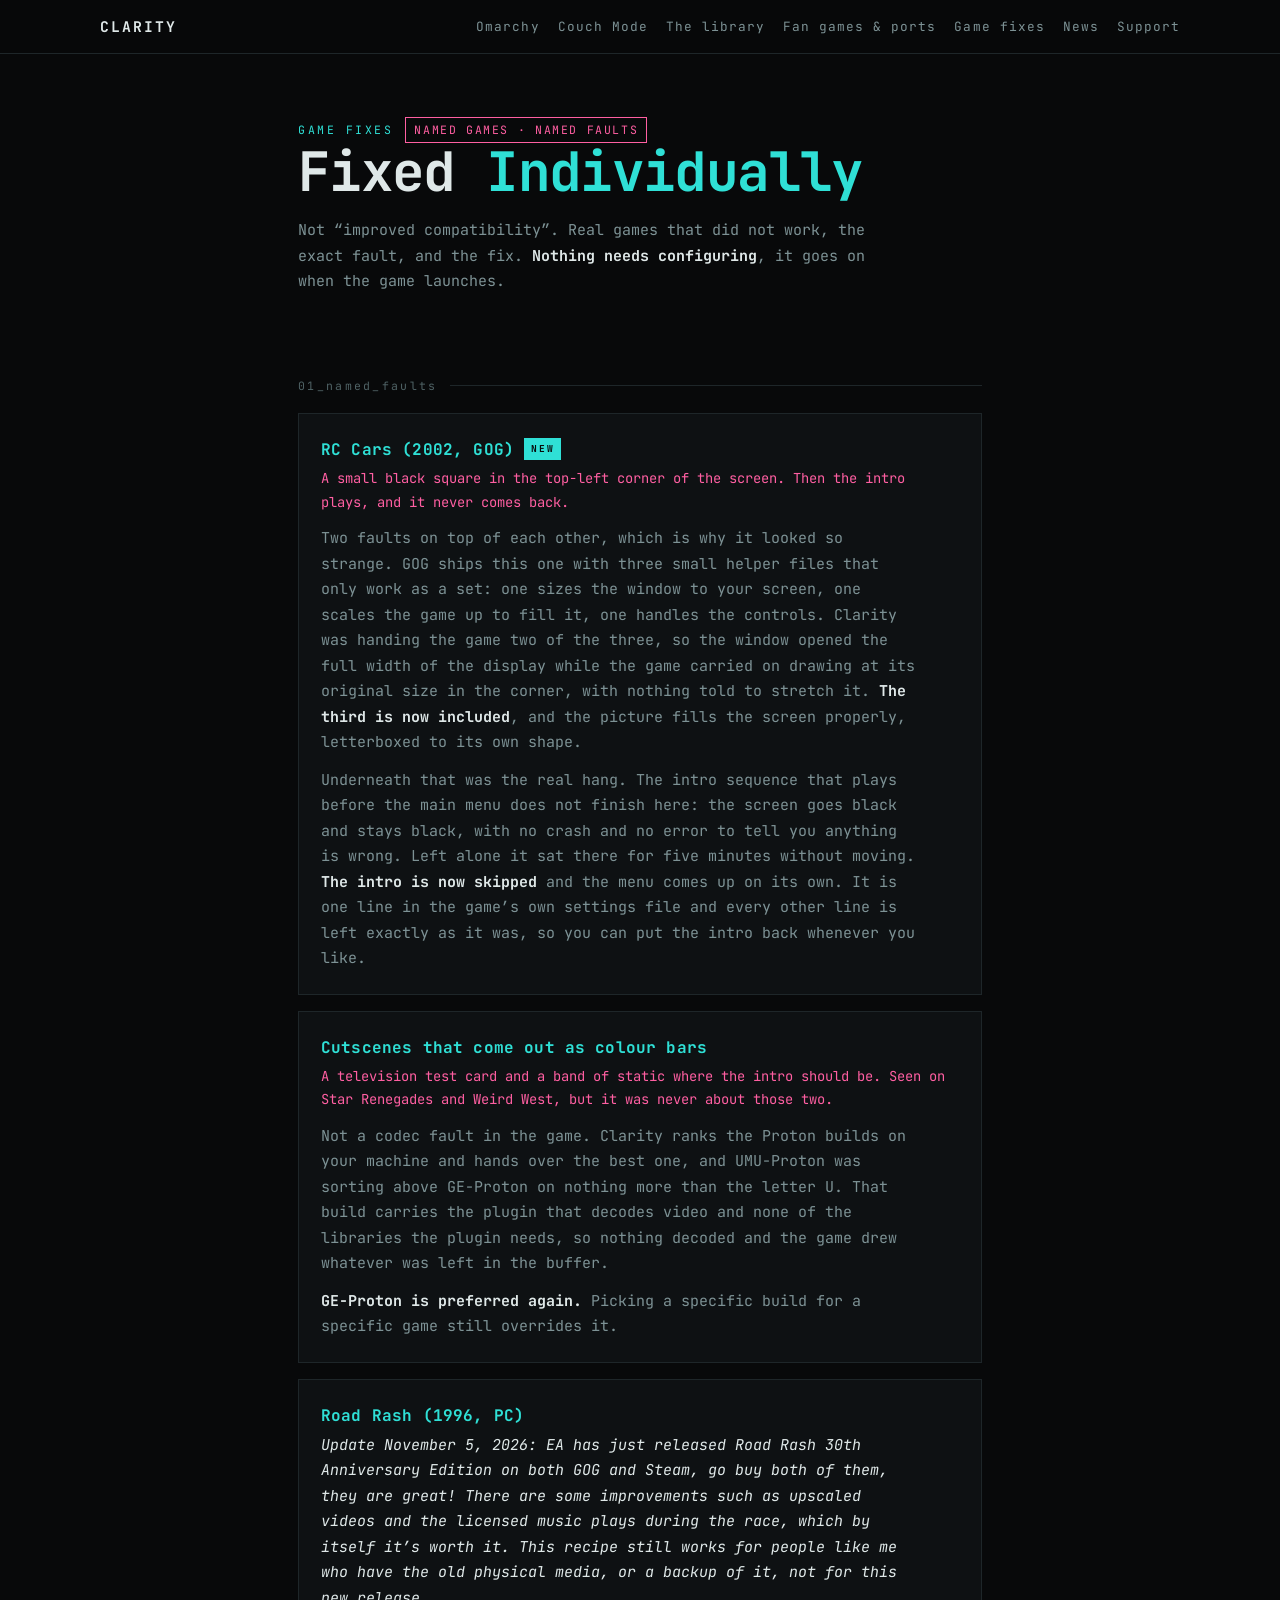
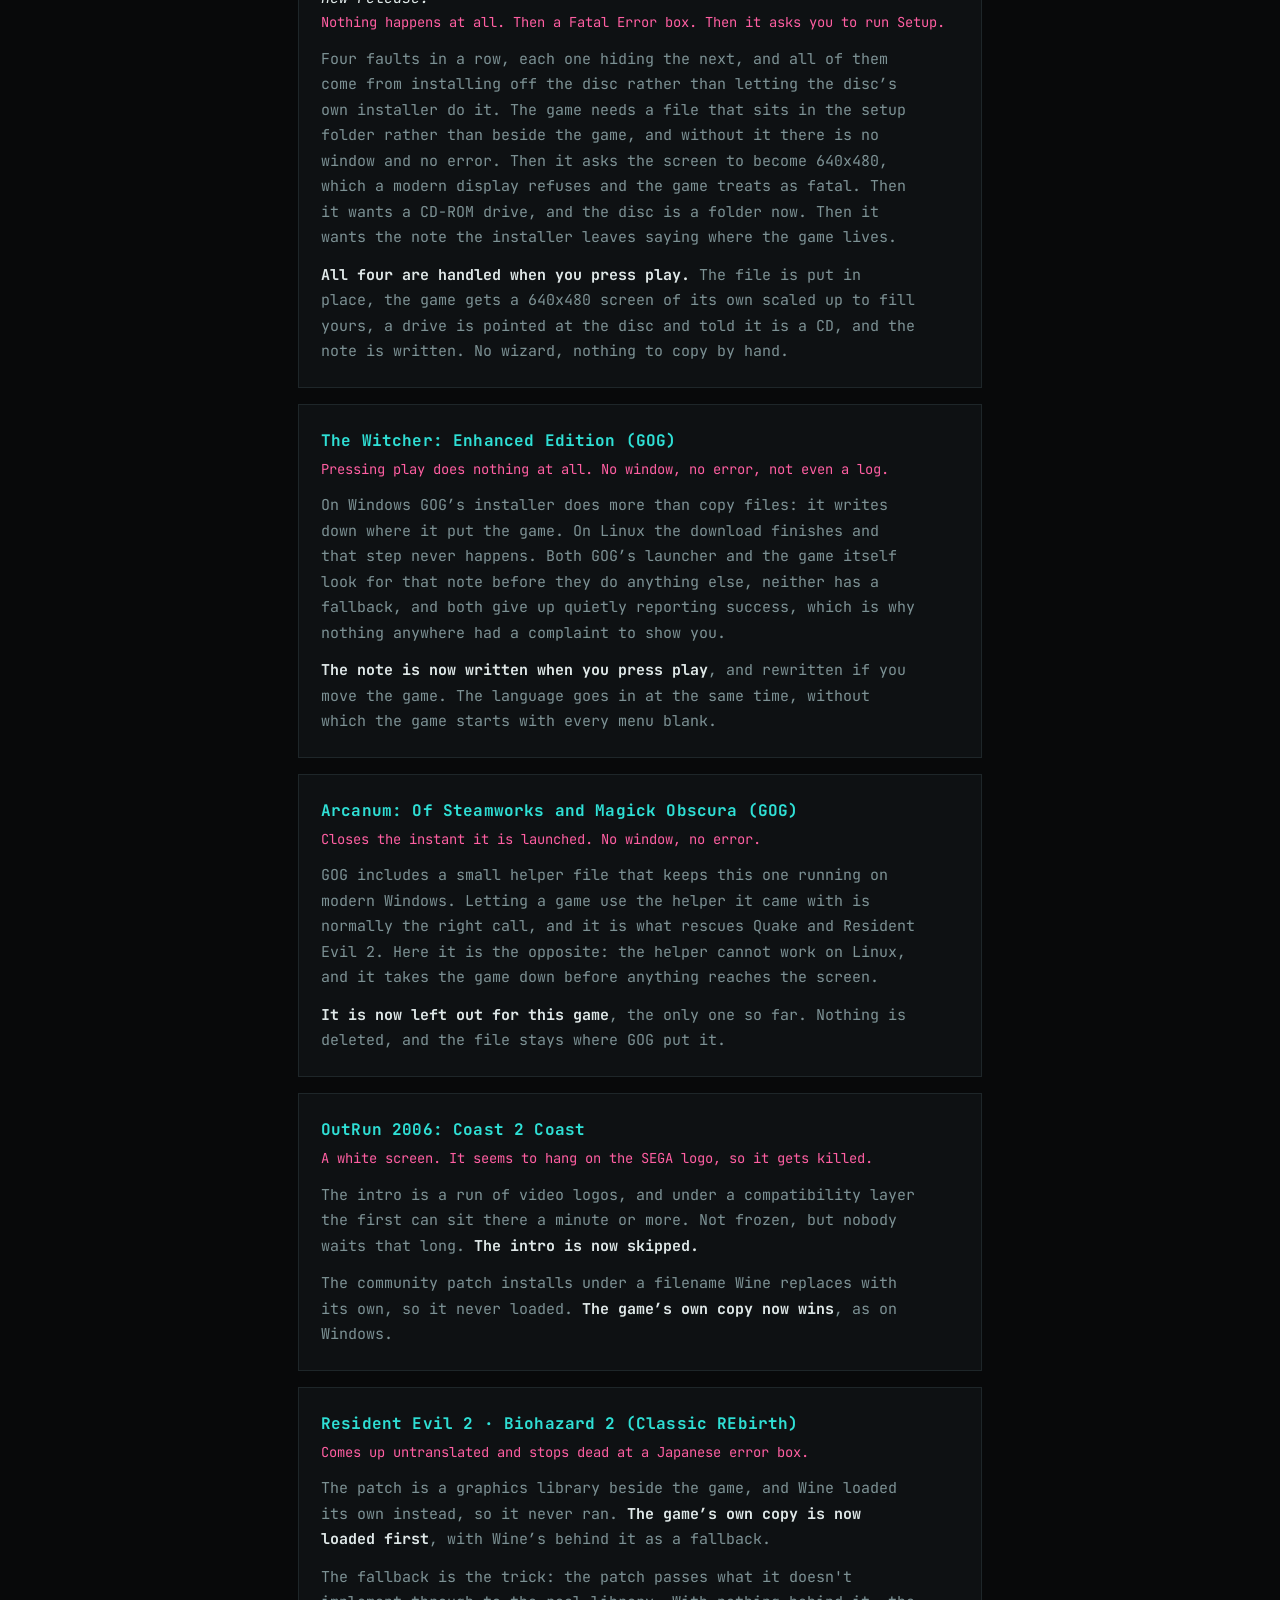
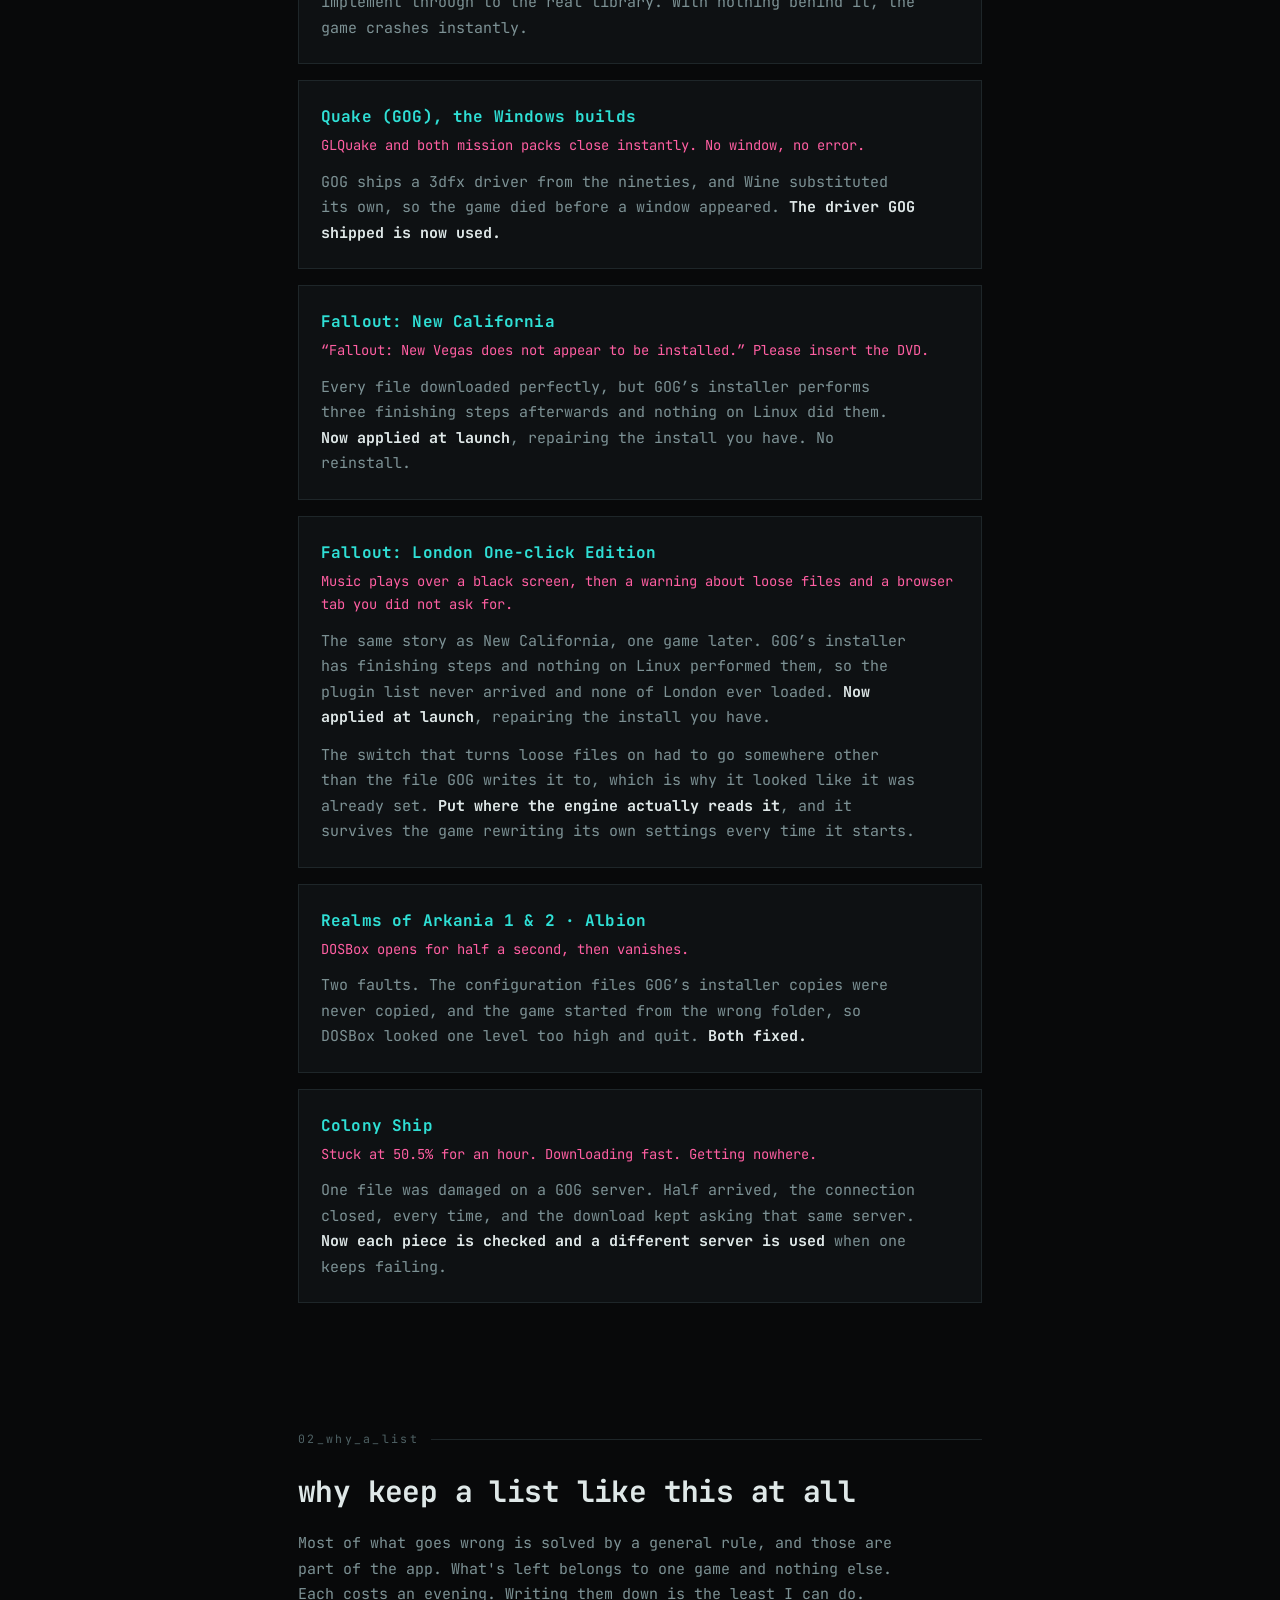
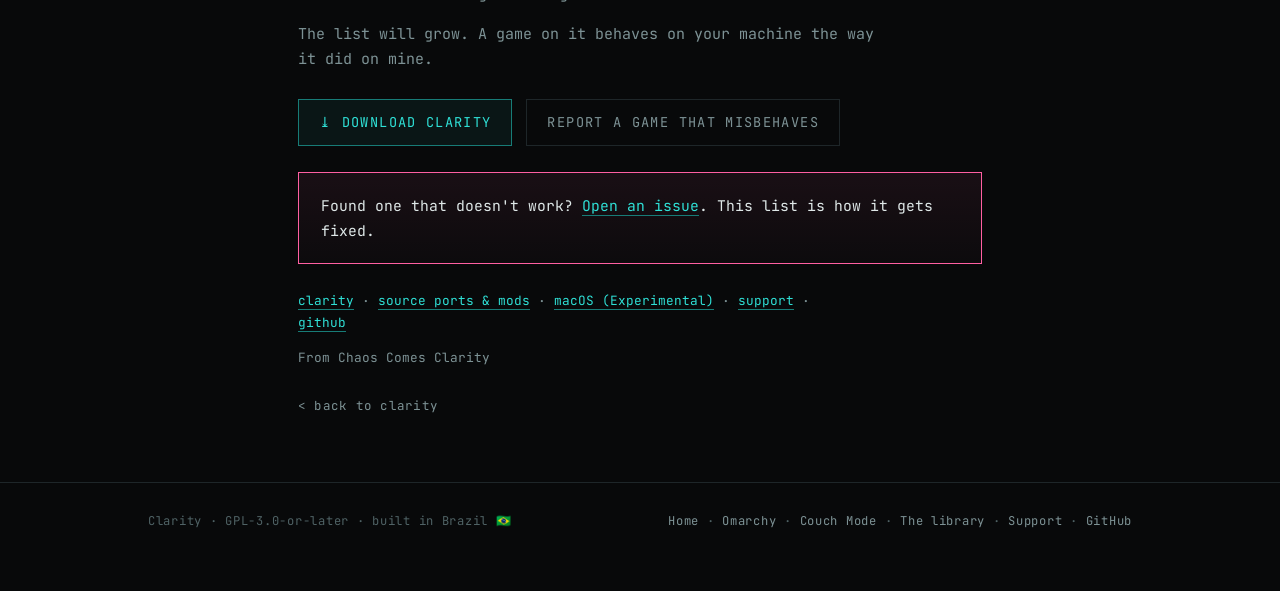
<file: fixes.html>
<!DOCTYPE html>
<html lang="en">
<head>
<meta charset="UTF-8">
<meta name="viewport" content="width=device-width, initial-scale=1.0">
<title>Clarity: games I fixed one at a time</title>
<meta name="description" content="Real games that didn't work on Linux, what was wrong with each, and how Clarity fixes it. Nothing to configure.">
<meta property="og:type" content="website">
<meta property="og:site_name" content="Clarity">
<meta property="og:title" content="Games I fixed one at a time">
<meta property="og:description" content="Not “improved compatibility”. Named games, named faults, and what got done about each one.">
<meta property="og:image" content="https://fromchaoscomesclarity.github.io/ClarityWebSite/assets/images/clarity_banner.jpg">
<meta property="og:url" content="https://fromchaoscomesclarity.github.io/ClarityWebSite/fixes.html">
<link rel="icon" href="assets/favicon.svg" type="image/svg+xml">
<link rel="alternate icon" href="assets/favicon-32.png" sizes="32x32">
<link rel="apple-touch-icon" href="assets/apple-touch-icon.png">
<link rel="preconnect" href="https://fonts.googleapis.com">
<link rel="preconnect" href="https://fonts.gstatic.com" crossorigin>
<link href="https://fonts.googleapis.com/css2?family=JetBrains+Mono:wght@400;500;700&display=swap" rel="stylesheet">
<link rel="stylesheet" href="assets/site.css">
<style>
.hero{padding:clamp(40px,7vh,84px) 0 clamp(10px,2vh,24px)}
/* One panel per game: what it is, what went wrong, what was done. */
.fix{margin-top:16px}
.fix h3{margin:0 0 4px}
.fix .sym{color:var(--magenta);font-size:.86rem;margin-bottom:12px}
.fix p.body+p.body{margin-top:12px}
.btns{display:flex;gap:14px;flex-wrap:wrap;margin:26px 0 0}
.seealso{font-size:.8rem}
</style>
</head>
<body>

<header class="top">
  <div class="wrap topin">
    <a class="brand" href="index.html">clarity</a>
    <nav class="links">
      <a href="omarchy.html">Omarchy</a>
      <a href="couch.html">Couch Mode</a>
      <a href="library.html">The library</a>
      <a href="ports.html">Fan games &amp; ports</a>
      <a href="fixes.html">Game fixes</a>
      <a href="news.html">News</a>
      <a href="support.html">Support</a>
    </nav>
  </div>
</header>
<div class="wrap narrow">

  <div class="hero">
    <div class="eyebrow"><span>game fixes</span><span class="tag">named games · named faults</span></div>
    <h1>Fixed <span class="em">Individually</span></h1>
    <p class="lead" style="margin-top:18px">Not &ldquo;improved compatibility&rdquo;. Real games that did not work, the exact fault, and the fix. <strong>Nothing needs configuring</strong>, it goes on when the game launches.</p>
  </div>

  <section>
    <div class="label">01_named_faults</div>

    <div class="panel fix">
      <h3>RC Cars (2002, GOG)<span class="badge-new">new</span></h3>
      <div class="sym">A small black square in the top-left corner of the screen. Then the intro plays, and it never comes back.</div>
      <p class="body">Two faults on top of each other, which is why it looked so strange. GOG ships this one with three small helper files that only work as a set: one sizes the window to your screen, one scales the game up to fill it, one handles the controls. Clarity was handing the game two of the three, so the window opened the full width of the display while the game carried on drawing at its original size in the corner, with nothing told to stretch it. <strong>The third is now included</strong>, and the picture fills the screen properly, letterboxed to its own shape.</p>
      <p class="body">Underneath that was the real hang. The intro sequence that plays before the main menu does not finish here: the screen goes black and stays black, with no crash and no error to tell you anything is wrong. Left alone it sat there for five minutes without moving. <strong>The intro is now skipped</strong> and the menu comes up on its own. It is one line in the game&rsquo;s own settings file and every other line is left exactly as it was, so you can put the intro back whenever you like.</p>
    </div>

    <div class="panel fix">
      <h3>Cutscenes that come out as colour bars</h3>
      <div class="sym">A television test card and a band of static where the intro should be. Seen on Star Renegades and Weird West, but it was never about those two.</div>
      <p class="body">Not a codec fault in the game. Clarity ranks the Proton builds on your machine and hands over the best one, and UMU-Proton was sorting above GE-Proton on nothing more than the letter U. That build carries the plugin that decodes video and none of the libraries the plugin needs, so nothing decoded and the game drew whatever was left in the buffer.</p>
      <p class="body"><strong>GE-Proton is preferred again.</strong> Picking a specific build for a specific game still overrides it.</p>
    </div>

    <div class="panel fix">
      <h3>Road Rash (1996, PC)</h3>
      <p class="body"><em>Update November 5, 2026: EA has just released Road Rash 30th Anniversary Edition on both GOG and Steam, go buy both of them, they are great! There are some improvements such as upscaled videos and the licensed music plays during the race, which by itself it&rsquo;s worth it. This recipe still works for people like me who have the old physical media, or a backup of it, not for this new release.</em></p>
      <div class="sym">Nothing happens at all. Then a Fatal Error box. Then it asks you to run Setup.</div>
      <p class="body">Four faults in a row, each one hiding the next, and all of them come from installing off the disc rather than letting the disc&rsquo;s own installer do it. The game needs a file that sits in the setup folder rather than beside the game, and without it there is no window and no error. Then it asks the screen to become 640x480, which a modern display refuses and the game treats as fatal. Then it wants a CD-ROM drive, and the disc is a folder now. Then it wants the note the installer leaves saying where the game lives.</p>
      <p class="body"><strong>All four are handled when you press play.</strong> The file is put in place, the game gets a 640x480 screen of its own scaled up to fill yours, a drive is pointed at the disc and told it is a CD, and the note is written. No wizard, nothing to copy by hand.</p>
    </div>

    <div class="panel fix">
      <h3>The Witcher: Enhanced Edition (GOG)</h3>
      <div class="sym">Pressing play does nothing at all. No window, no error, not even a log.</div>
      <p class="body">On Windows GOG&rsquo;s installer does more than copy files: it writes down where it put the game. On Linux the download finishes and that step never happens. Both GOG&rsquo;s launcher and the game itself look for that note before they do anything else, neither has a fallback, and both give up quietly reporting success, which is why nothing anywhere had a complaint to show you.</p>
      <p class="body"><strong>The note is now written when you press play</strong>, and rewritten if you move the game. The language goes in at the same time, without which the game starts with every menu blank.</p>
    </div>

    <div class="panel fix">
      <h3>Arcanum: Of Steamworks and Magick Obscura (GOG)</h3>
      <div class="sym">Closes the instant it is launched. No window, no error.</div>
      <p class="body">GOG includes a small helper file that keeps this one running on modern Windows. Letting a game use the helper it came with is normally the right call, and it is what rescues Quake and Resident Evil 2. Here it is the opposite: the helper cannot work on Linux, and it takes the game down before anything reaches the screen.</p>
      <p class="body"><strong>It is now left out for this game</strong>, the only one so far. Nothing is deleted, and the file stays where GOG put it.</p>
    </div>

    <div class="panel fix">
      <h3>OutRun 2006: Coast 2 Coast</h3>
      <div class="sym">A white screen. It seems to hang on the SEGA logo, so it gets killed.</div>
      <p class="body">The intro is a run of video logos, and under a compatibility layer the first can sit there a minute or more. Not frozen, but nobody waits that long. <strong>The intro is now skipped.</strong></p>
      <p class="body">The community patch installs under a filename Wine replaces with its own, so it never loaded. <strong>The game&rsquo;s own copy now wins</strong>, as on Windows.</p>
    </div>

    <div class="panel fix">
      <h3>Resident Evil 2 &middot; Biohazard 2 (Classic REbirth)</h3>
      <div class="sym">Comes up untranslated and stops dead at a Japanese error box.</div>
      <p class="body">The patch is a graphics library beside the game, and Wine loaded its own instead, so it never ran. <strong>The game&rsquo;s own copy is now loaded first</strong>, with Wine&rsquo;s behind it as a fallback.</p>
      <p class="body">The fallback is the trick: the patch passes what it doesn't implement through to the real library. With nothing behind it, the game crashes instantly.</p>
    </div>

    <div class="panel fix">
      <h3>Quake (GOG), the Windows builds</h3>
      <div class="sym">GLQuake and both mission packs close instantly. No window, no error.</div>
      <p class="body">GOG ships a 3dfx driver from the nineties, and Wine substituted its own, so the game died before a window appeared. <strong>The driver GOG shipped is now used.</strong></p>
    </div>

    <div class="panel fix">
      <h3>Fallout: New California</h3>
      <div class="sym">&ldquo;Fallout: New Vegas does not appear to be installed.&rdquo; Please insert the DVD.</div>
      <p class="body">Every file downloaded perfectly, but GOG&rsquo;s installer performs three finishing steps afterwards and nothing on Linux did them. <strong>Now applied at launch</strong>, repairing the install you have. No reinstall.</p>
    </div>

    <div class="panel fix">
      <h3>Fallout: London One-click Edition</h3>
      <div class="sym">Music plays over a black screen, then a warning about loose files and a browser tab you did not ask for.</div>
      <p class="body">The same story as New California, one game later. GOG&rsquo;s installer has finishing steps and nothing on Linux performed them, so the plugin list never arrived and none of London ever loaded. <strong>Now applied at launch</strong>, repairing the install you have.</p>
      <p class="body">The switch that turns loose files on had to go somewhere other than the file GOG writes it to, which is why it looked like it was already set. <strong>Put where the engine actually reads it</strong>, and it survives the game rewriting its own settings every time it starts.</p>
    </div>

    <div class="panel fix">
      <h3>Realms of Arkania 1 &amp; 2 &middot; Albion</h3>
      <div class="sym">DOSBox opens for half a second, then vanishes.</div>
      <p class="body">Two faults. The configuration files GOG&rsquo;s installer copies were never copied, and the game started from the wrong folder, so DOSBox looked one level too high and quit. <strong>Both fixed.</strong></p>
    </div>

    <div class="panel fix">
      <h3>Colony Ship</h3>
      <div class="sym">Stuck at 50.5% for an hour. Downloading fast. Getting nowhere.</div>
      <p class="body">One file was damaged on a GOG server. Half arrived, the connection closed, every time, and the download kept asking that same server. <strong>Now each piece is checked and a different server is used</strong> when one keeps failing.</p>
    </div>
  </section>

  <section>
    <div class="label">02_why_a_list</div>
    <h2>why keep a list like this at all</h2>
    <p class="body">Most of what goes wrong is solved by a general rule, and those are part of the app. What's left belongs to one game and nothing else. Each costs an evening. Writing them down is the least I can do.</p>
    <p class="body">The list will grow. A game on it behaves on your machine the way it did on mine.</p>
    <div class="btns">
      <a class="btn" href="https://github.com/FromChaosComesClarity/Clarity/releases/latest" target="_blank" rel="noopener">⤓ Download Clarity</a>
      <a class="btn ghost" href="https://github.com/FromChaosComesClarity/Clarity/issues" target="_blank" rel="noopener">Report a game that misbehaves</a>
    </div>
    <div class="note" style="margin-top:26px">
      <p>Found one that doesn't work? <a href="https://github.com/FromChaosComesClarity/Clarity/issues" target="_blank" rel="noopener">Open an issue</a>. This list is how it gets fixed.</p>
    </div>
    <p class="body seealso" style="margin-top:26px"><a href="index.html">clarity</a> &middot; <a href="ports.html">source ports &amp; mods</a> &middot; <a href="macos.html">macOS (Experimental)</a> &middot; <a href="support.html">support</a> &middot; <a href="https://github.com/FromChaosComesClarity/Clarity" target="_blank" rel="noopener">github</a></p>
    <p class="body seealso">From Chaos Comes Clarity</p>
    <a class="back" href="index.html">&lt; back to clarity</a>
  </section>

</div>

<footer>
  <div class="wrap fin">
    <span>Clarity · GPL-3.0-or-later · built in Brazil 🇧🇷</span>
    <span>
      <a href="index.html">Home</a> ·
      <a href="omarchy.html">Omarchy</a> ·
      <a href="couch.html">Couch Mode</a> ·
      <a href="library.html">The library</a> ·
      <a href="support.html">Support</a> ·
      <a href="https://github.com/FromChaosComesClarity/Clarity">GitHub</a>
    </span>
  </div>
</footer>
</body>
</html>
</file>
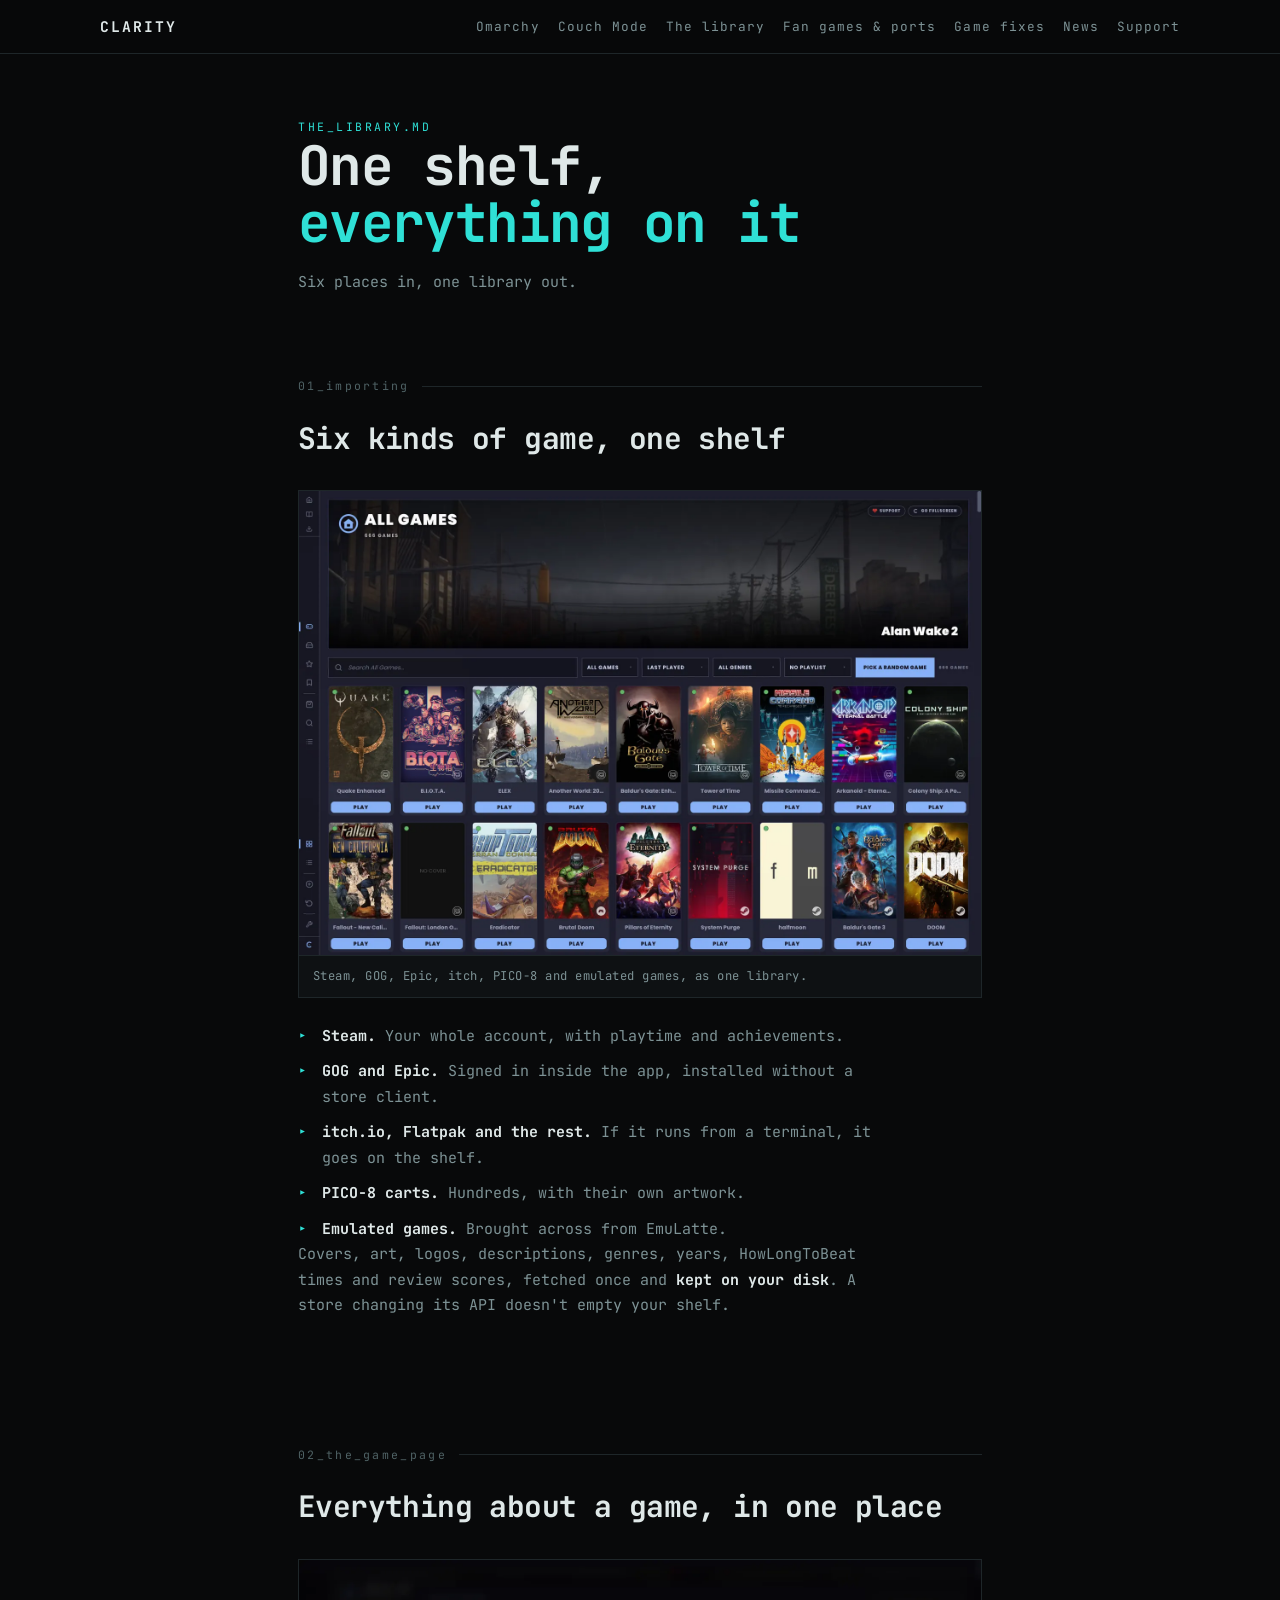
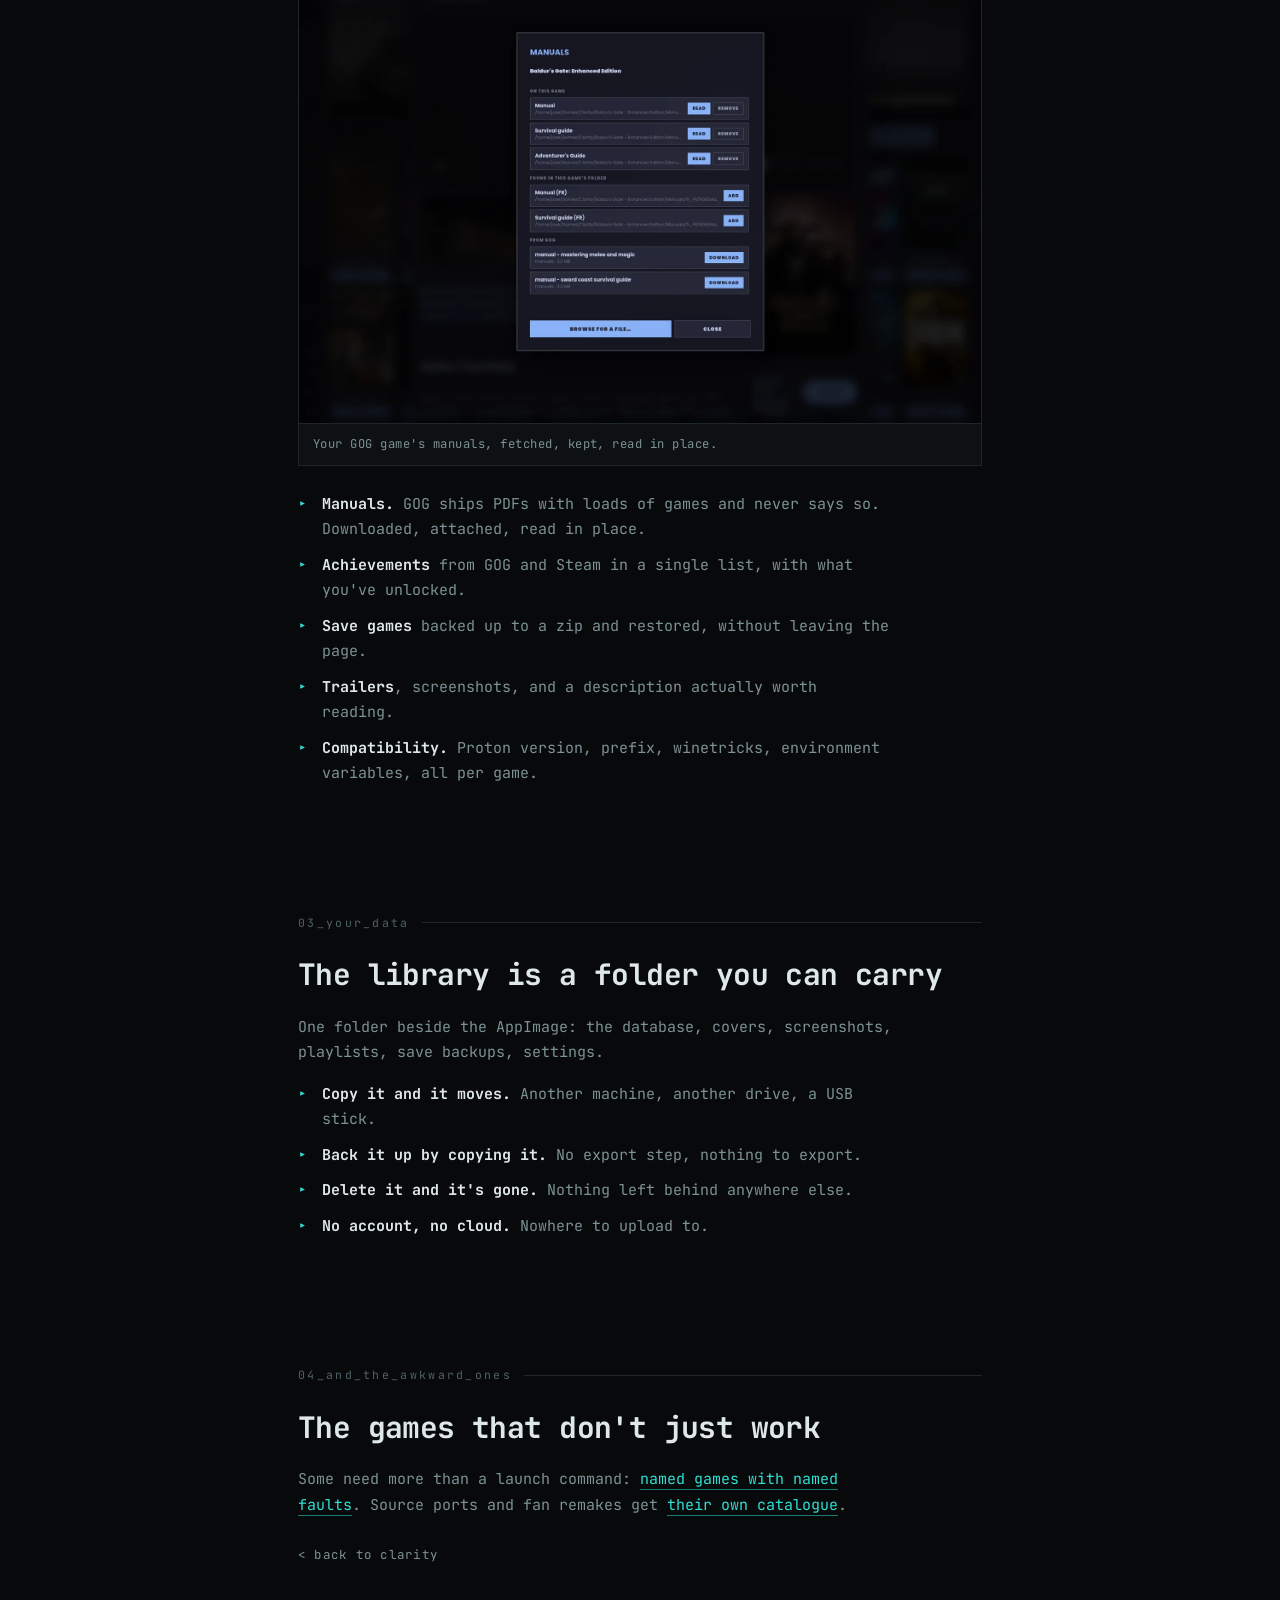
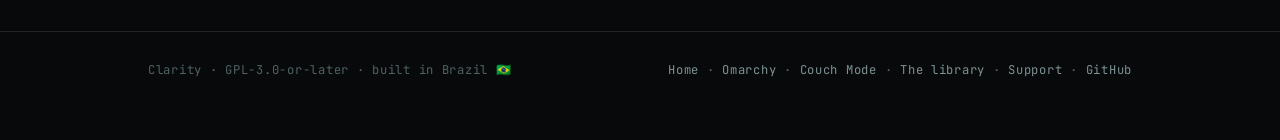
<file: library.html>
<!DOCTYPE html>
<html lang="en">
<head>
<meta charset="UTF-8">
<meta name="viewport" content="width=device-width, initial-scale=1.0">
<title>The library · Clarity</title>
<meta name="description" content="Six kinds of game on one shelf. Manuals, achievements and saves on the game page. A library that's just a folder you can carry.">
<meta property="og:type" content="website">
<meta property="og:site_name" content="Clarity">
<meta property="og:title" content="The library · Clarity">
<meta property="og:description" content="Six kinds of game on one shelf. Manuals, achievements and saves on the game page. A library that's just a folder you can carry.">
<meta property="og:image" content="https://fromchaoscomesclarity.github.io/ClarityWebSite/assets/gallery/008_library_all_games.webp">
<meta property="og:url" content="https://fromchaoscomesclarity.github.io/ClarityWebSite/library.html">
<link rel="icon" href="assets/favicon.svg" type="image/svg+xml">
<link rel="alternate icon" href="assets/favicon-32.png" sizes="32x32">
<link rel="apple-touch-icon" href="assets/apple-touch-icon.png">
<link rel="preconnect" href="https://fonts.googleapis.com">
<link rel="preconnect" href="https://fonts.gstatic.com" crossorigin>
<link href="https://fonts.googleapis.com/css2?family=JetBrains+Mono:wght@400;500;700&display=swap" rel="stylesheet">
<link rel="stylesheet" href="assets/site.css">
<style>
.shot{border:1px solid var(--line);background:#000;margin:26px 0}
.shot img{display:block;width:100%}
.shot figcaption{border-top:1px solid var(--line);background:var(--surface);padding:10px 14px;font-size:.76rem;color:var(--muted);letter-spacing:.04em}
.hero{padding:clamp(40px,7vh,84px) 0 clamp(10px,2vh,24px)}
</style>
</head>
<body>

<header class="top">
  <div class="wrap topin">
    <a class="brand" href="index.html">clarity</a>
    <nav class="links">
      <a href="omarchy.html">Omarchy</a>
      <a href="couch.html">Couch Mode</a>
      <a href="library.html">The library</a>
      <a href="ports.html">Fan games &amp; ports</a>
      <a href="fixes.html">Game fixes</a>
      <a href="news.html">News</a>
      <a href="support.html">Support</a>
    </nav>
  </div>
</header>
<div class="wrap narrow">

  <div class="hero">
    <div class="eyebrow"><span>the_library.md</span></div>
    <h1>One shelf, <span class="em">everything on it</span></h1>
    <p class="lead" style="margin-top:18px">Six places in, one library out.</p>
  </div>

  <section id="stores">
    <div class="label">01_importing</div>
    <h2>Six kinds of game, one shelf</h2>
    <figure class="shot">
      <img src="assets/gallery/008_library_all_games.webp" alt="The library grid: every game you own, with a button under each one." width="1600" height="1088">
      <figcaption>Steam, GOG, Epic, itch, PICO-8 and emulated games, as one library.</figcaption>
    </figure>
    <ul class="list">
      <li><strong>Steam.</strong> Your whole account, with playtime and achievements.</li>
      <li><strong>GOG and Epic.</strong> Signed in inside the app, installed without a store client.</li>
      <li><strong>itch.io, Flatpak and the rest.</strong> If it runs from a terminal, it goes on the shelf.</li>
      <li><strong>PICO-8 carts.</strong> Hundreds, with their own artwork.</li>
      <li><strong>Emulated games.</strong> Brought across from EmuLatte.</li>
    </ul>
    <p class="body">Covers, art, logos, descriptions, genres, years, HowLongToBeat times and review scores, fetched once and <strong>kept on your disk</strong>. A store changing its API doesn't empty your shelf.</p>
  </section>

  <section>
    <div class="label">02_the_game_page</div>
    <h2>Everything about a game, in one place</h2>
    <figure class="shot">
      <img src="assets/gallery/016_manuals_manager.webp" alt="The manuals a GOG game shipped with, ready to read or download." width="1600" height="1088">
      <figcaption>Your GOG game's manuals, fetched, kept, read in place.</figcaption>
    </figure>
    <ul class="list">
      <li><strong>Manuals.</strong> GOG ships PDFs with loads of games and never says so. Downloaded, attached, read in place.</li>
      <li><strong>Achievements</strong> from GOG and Steam in a single list, with what you've unlocked.</li>
      <li><strong>Save games</strong> backed up to a zip and restored, without leaving the page.</li>
      <li><strong>Trailers</strong>, screenshots, and a description actually worth reading.</li>
      <li><strong>Compatibility.</strong> Proton version, prefix, winetricks, environment variables, all per game.</li>
    </ul>
  </section>

  <section id="portable">
    <div class="label">03_your_data</div>
    <h2>The library is a folder you can carry</h2>
    <p class="body">One folder beside the AppImage: the database, covers, screenshots, playlists, save backups, settings.</p>
    <ul class="list">
      <li><strong>Copy it and it moves.</strong> Another machine, another drive, a USB stick.</li>
      <li><strong>Back it up by copying it.</strong> No export step, nothing to export.</li>
      <li><strong>Delete it and it's gone.</strong> Nothing left behind anywhere else.</li>
      <li><strong>No account, no cloud.</strong> Nowhere to upload to.</li>
    </ul>
  </section>

  <section>
    <div class="label">04_and_the_awkward_ones</div>
    <h2>The games that don't just work</h2>
    <p class="body">Some need more than a launch command: <a href="fixes.html">named games with named faults</a>. Source ports and fan remakes get <a href="ports.html">their own catalogue</a>.</p>
    <a class="back" href="index.html">&lt; back to clarity</a>
  </section>

</div>
<footer>
  <div class="wrap fin">
    <span>Clarity · GPL-3.0-or-later · built in Brazil 🇧🇷</span>
    <span>
      <a href="index.html">Home</a> ·
      <a href="omarchy.html">Omarchy</a> ·
      <a href="couch.html">Couch Mode</a> ·
      <a href="library.html">The library</a> ·
      <a href="support.html">Support</a> ·
      <a href="https://github.com/FromChaosComesClarity/Clarity">GitHub</a>
    </span>
  </div>
</footer>
</body>
</html>
</file>
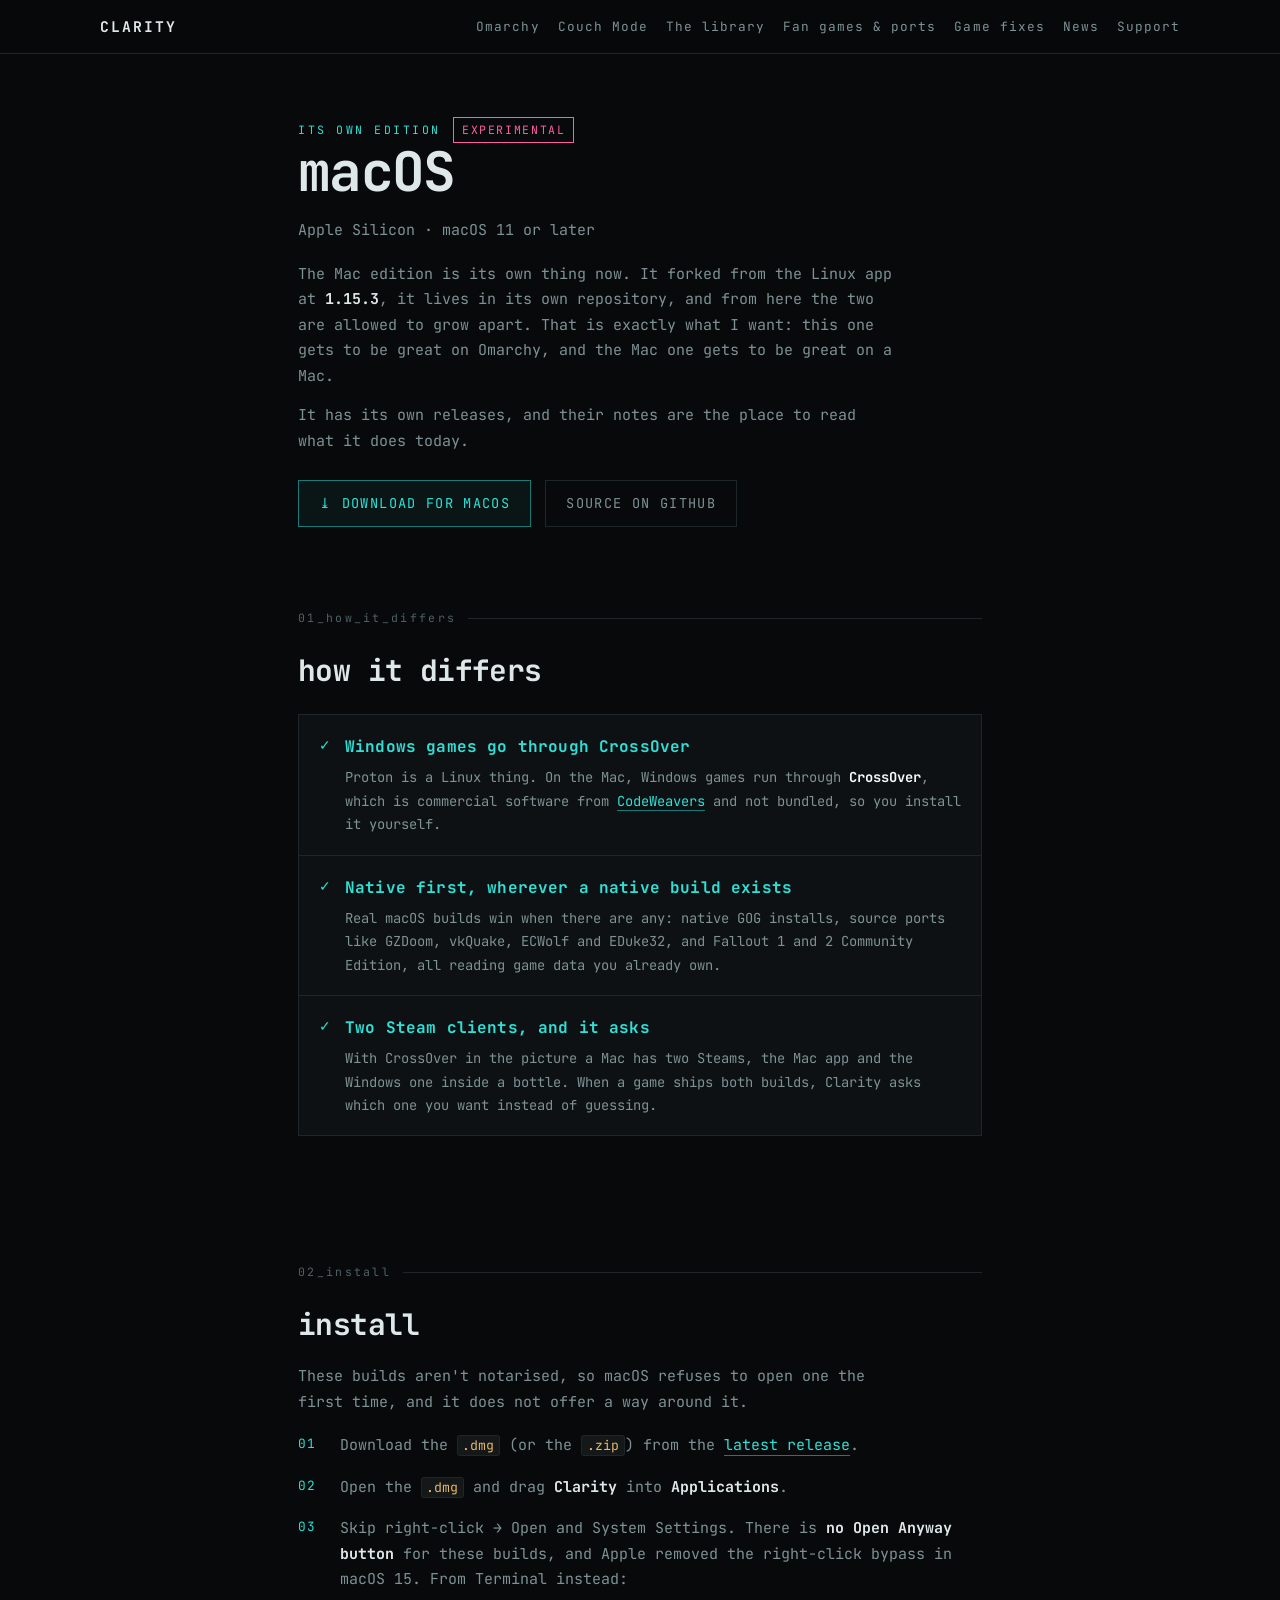
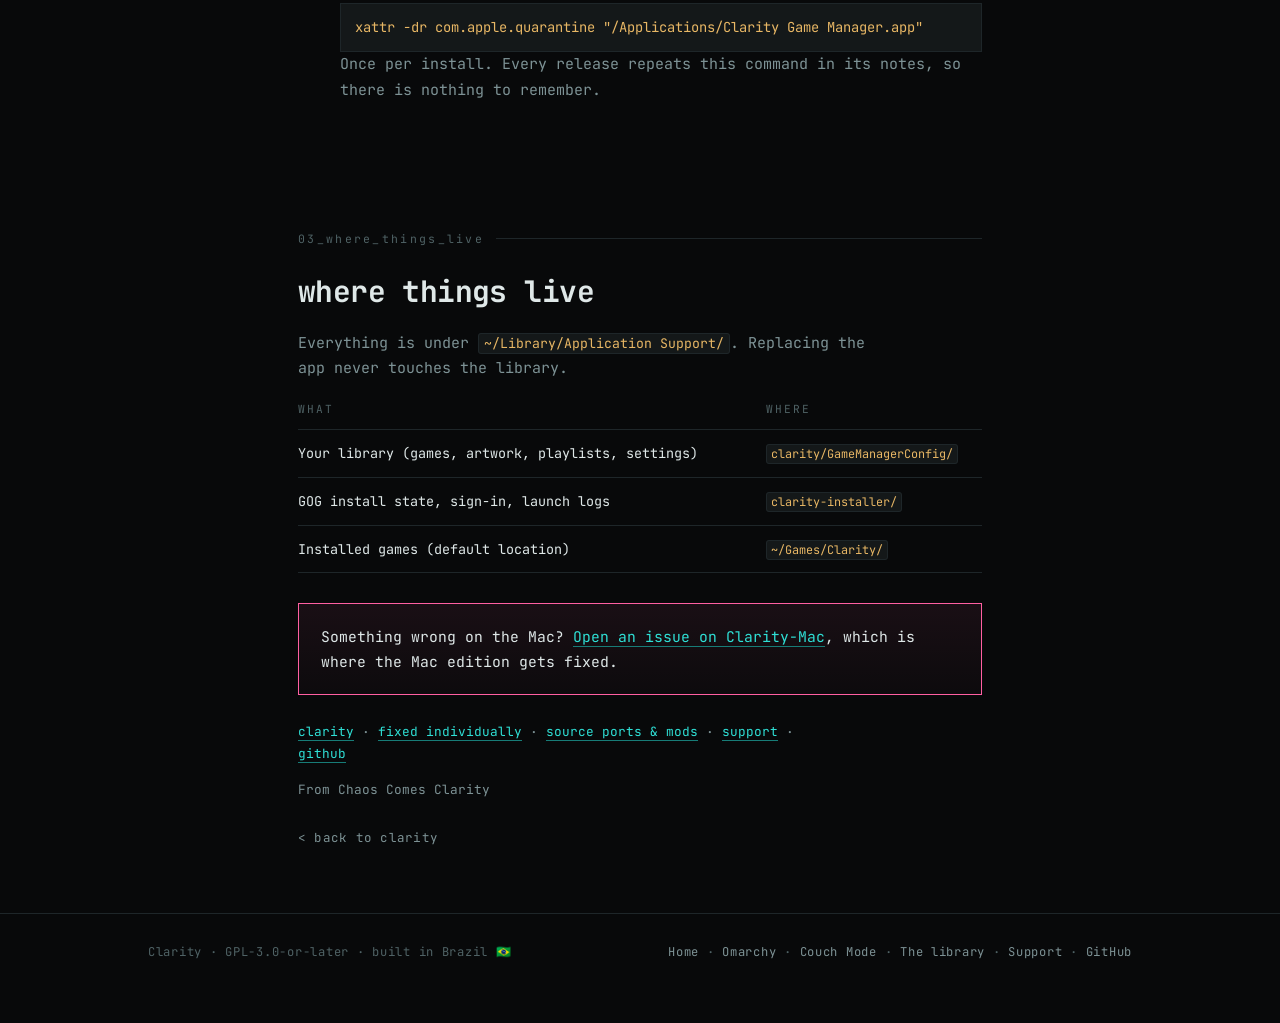
<file: macos.html>
<!DOCTYPE html>
<html lang="en">
<head>
<meta charset="UTF-8">
<meta name="viewport" content="width=device-width, initial-scale=1.0">
<title>Clarity for macOS (Experimental)</title>
<meta name="description" content="Clarity for macOS is its own edition, forked from the Linux app at 1.15.3. Apple Silicon, CrossOver for Windows games, and how to open a build macOS refuses the first time.">
<meta property="og:type" content="website">
<meta property="og:site_name" content="Clarity">
<meta property="og:title" content="Clarity for macOS (Experimental)">
<meta property="og:description" content="Its own edition now, forked at 1.15.3. Native builds first, CrossOver for the rest.">
<meta property="og:image" content="https://fromchaoscomesclarity.github.io/ClarityWebSite/assets/images/clarity_banner.jpg">
<meta property="og:url" content="https://fromchaoscomesclarity.github.io/ClarityWebSite/macos.html">
<link rel="icon" href="assets/favicon.svg" type="image/svg+xml">
<link rel="alternate icon" href="assets/favicon-32.png" sizes="32x32">
<link rel="apple-touch-icon" href="assets/apple-touch-icon.png">
<link rel="preconnect" href="https://fonts.googleapis.com">
<link rel="preconnect" href="https://fonts.gstatic.com" crossorigin>
<link href="https://fonts.googleapis.com/css2?family=JetBrains+Mono:wght@400;500;700&display=swap" rel="stylesheet">
<link rel="stylesheet" href="assets/site.css">
<style>
.hero{padding:clamp(40px,7vh,84px) 0 clamp(10px,2vh,24px)}
.btns{display:flex;gap:14px;flex-wrap:wrap;margin:26px 0 0}

/* what works / what doesn't: a mark, a heading, a line */
.feat{display:grid;gap:1px;background:var(--line);border:1px solid var(--line);margin-top:18px}
.feat > div{background:var(--surface);padding:18px 20px;display:flex;gap:14px}
.feat .mark{flex:0 0 auto;line-height:1.6;font-size:.9rem}
.feat .mark.ok{color:var(--cyan)}
.feat .txt{min-width:0}
.feat h3{margin:0 0 6px}
.feat p{font-size:.86rem;color:var(--muted)}
.feat p+p{margin-top:10px}

/* install steps */
ol.steps{list-style:none;counter-reset:step;margin-top:18px}
ol.steps li{counter-increment:step;position:relative;padding-left:2.6rem;margin-top:16px;color:var(--muted)}
ol.steps li::before{content:counter(step,decimal-leading-zero);position:absolute;left:0;top:0;
  color:var(--cyan);font-size:.8rem;letter-spacing:.1em}
ol.steps li strong{color:var(--ink)}
.codeblock{display:block;background:var(--raised);border:1px solid var(--line);
  padding:12px 14px;margin-top:10px;color:var(--amber);font-size:.86rem;
  overflow-x:auto;white-space:pre}

/* where things live */
table.paths{width:100%;border-collapse:collapse;margin-top:18px;font-size:.84rem}
table.paths th{color:var(--dim);text-align:left;font-size:.7rem;letter-spacing:.18em;
  text-transform:uppercase;padding:0 0 10px;border-bottom:1px solid var(--line);font-weight:400}
table.paths td{padding:12px 0;border-bottom:1px solid var(--line);color:var(--muted);vertical-align:top}
table.paths td:first-child{color:var(--ink);padding-right:16px}
@media(max-width:560px){
  table.paths td code{overflow-wrap:anywhere}
  .feat > div{flex-direction:column;gap:8px}
}
</style>
</head>
<body>

<header class="top">
  <div class="wrap topin">
    <a class="brand" href="index.html">clarity</a>
    <nav class="links">
      <a href="omarchy.html">Omarchy</a>
      <a href="couch.html">Couch Mode</a>
      <a href="library.html">The library</a>
      <a href="ports.html">Fan games &amp; ports</a>
      <a href="fixes.html">Game fixes</a>
      <a href="news.html">News</a>
      <a href="support.html">Support</a>
    </nav>
  </div>
</header>
<div class="wrap narrow">

  <div class="hero">
    <div class="eyebrow"><span>its own edition</span><span class="tag">experimental</span></div>
    <h1>macOS</h1>
    <p class="lead" style="margin-top:18px">Apple Silicon · macOS 11 or later</p>
    <p class="body" style="margin-top:18px">The Mac edition is its own thing now. It forked from the Linux app at <strong>1.15.3</strong>, it lives in its own repository, and from here the two are allowed to grow apart. That is exactly what I want: this one gets to be great on Omarchy, and the Mac one gets to be great on a Mac.</p>
    <p class="body">It has its own releases, and their notes are the place to read what it does today.</p>
    <div class="btns">
      <a class="btn" href="https://github.com/FromChaosComesClarity/Clarity-Mac/releases/latest" target="_blank" rel="noopener">⤓ Download for macOS</a>
      <a class="btn ghost" href="https://github.com/FromChaosComesClarity/Clarity-Mac" target="_blank" rel="noopener">Source on GitHub</a>
    </div>
  </div>

  <section>
    <div class="label">01_how_it_differs</div>
    <h2>how it differs</h2>
    <div class="feat">
      <div><span class="mark ok">&#10003;</span><div class="txt">
        <h3>Windows games go through CrossOver</h3>
        <p>Proton is a Linux thing. On the Mac, Windows games run through <strong>CrossOver</strong>, which is commercial software from <a href="https://www.codeweavers.com/crossover" target="_blank" rel="noopener">CodeWeavers</a> and not bundled, so you install it yourself.</p>
      </div></div>
      <div><span class="mark ok">&#10003;</span><div class="txt">
        <h3>Native first, wherever a native build exists</h3>
        <p>Real macOS builds win when there are any: native GOG installs, source ports like GZDoom, vkQuake, ECWolf and EDuke32, and Fallout 1 and 2 Community Edition, all reading game data you already own.</p>
      </div></div>
      <div><span class="mark ok">&#10003;</span><div class="txt">
        <h3>Two Steam clients, and it asks</h3>
        <p>With CrossOver in the picture a Mac has two Steams, the Mac app and the Windows one inside a bottle. When a game ships both builds, Clarity asks which one you want instead of guessing.</p>
      </div></div>
    </div>
  </section>

  <section>
    <div class="label">02_install</div>
    <h2>install</h2>
    <p class="body">These builds aren't notarised, so macOS refuses to open one the first time, and it does not offer a way around it.</p>
    <ol class="steps">
      <li>Download the <code>.dmg</code> (or the <code>.zip</code>) from the <a href="https://github.com/FromChaosComesClarity/Clarity-Mac/releases/latest" target="_blank" rel="noopener">latest release</a>.</li>
      <li>Open the <code>.dmg</code> and drag <strong>Clarity</strong> into <strong>Applications</strong>.</li>
      <li>Skip right-click &rarr; Open and System Settings. There is <strong>no Open Anyway button</strong> for these builds, and Apple removed the right-click bypass in macOS 15. From Terminal instead: <span class="codeblock">xattr -dr com.apple.quarantine "/Applications/Clarity Game Manager.app"</span> Once per install. Every release repeats this command in its notes, so there is nothing to remember.</li>
    </ol>
  </section>

  <section>
    <div class="label">03_where_things_live</div>
    <h2>where things live</h2>
    <p class="body">Everything is under <code>~/Library/Application Support/</code>. Replacing the app never touches the library.</p>
    <table class="paths">
      <tr><th>What</th><th>Where</th></tr>
      <tr><td>Your library (games, artwork, playlists, settings)</td><td><code>clarity/GameManagerConfig/</code></td></tr>
      <tr><td>GOG install state, sign-in, launch logs</td><td><code>clarity-installer/</code></td></tr>
      <tr><td>Installed games (default location)</td><td><code>~/Games/Clarity/</code></td></tr>
    </table>
    <div class="note" style="margin-top:30px">
      <p>Something wrong on the Mac? <a href="https://github.com/FromChaosComesClarity/Clarity-Mac/issues" target="_blank" rel="noopener">Open an issue on Clarity-Mac</a>, which is where the Mac edition gets fixed.</p>
    </div>
    <p class="body" style="margin-top:26px;font-size:.8rem"><a href="index.html">clarity</a> &middot; <a href="fixes.html">fixed individually</a> &middot; <a href="ports.html">source ports &amp; mods</a> &middot; <a href="support.html">support</a> &middot; <a href="https://github.com/FromChaosComesClarity/Clarity-Mac" target="_blank" rel="noopener">github</a></p>
    <p class="body" style="font-size:.8rem">From Chaos Comes Clarity</p>
    <a class="back" href="index.html">&lt; back to clarity</a>
  </section>

</div>

<footer>
  <div class="wrap fin">
    <span>Clarity · GPL-3.0-or-later · built in Brazil 🇧🇷</span>
    <span>
      <a href="index.html">Home</a> ·
      <a href="omarchy.html">Omarchy</a> ·
      <a href="couch.html">Couch Mode</a> ·
      <a href="library.html">The library</a> ·
      <a href="support.html">Support</a> ·
      <a href="https://github.com/FromChaosComesClarity/Clarity">GitHub</a>
    </span>
  </div>
</footer>
</body>
</html>
</file>
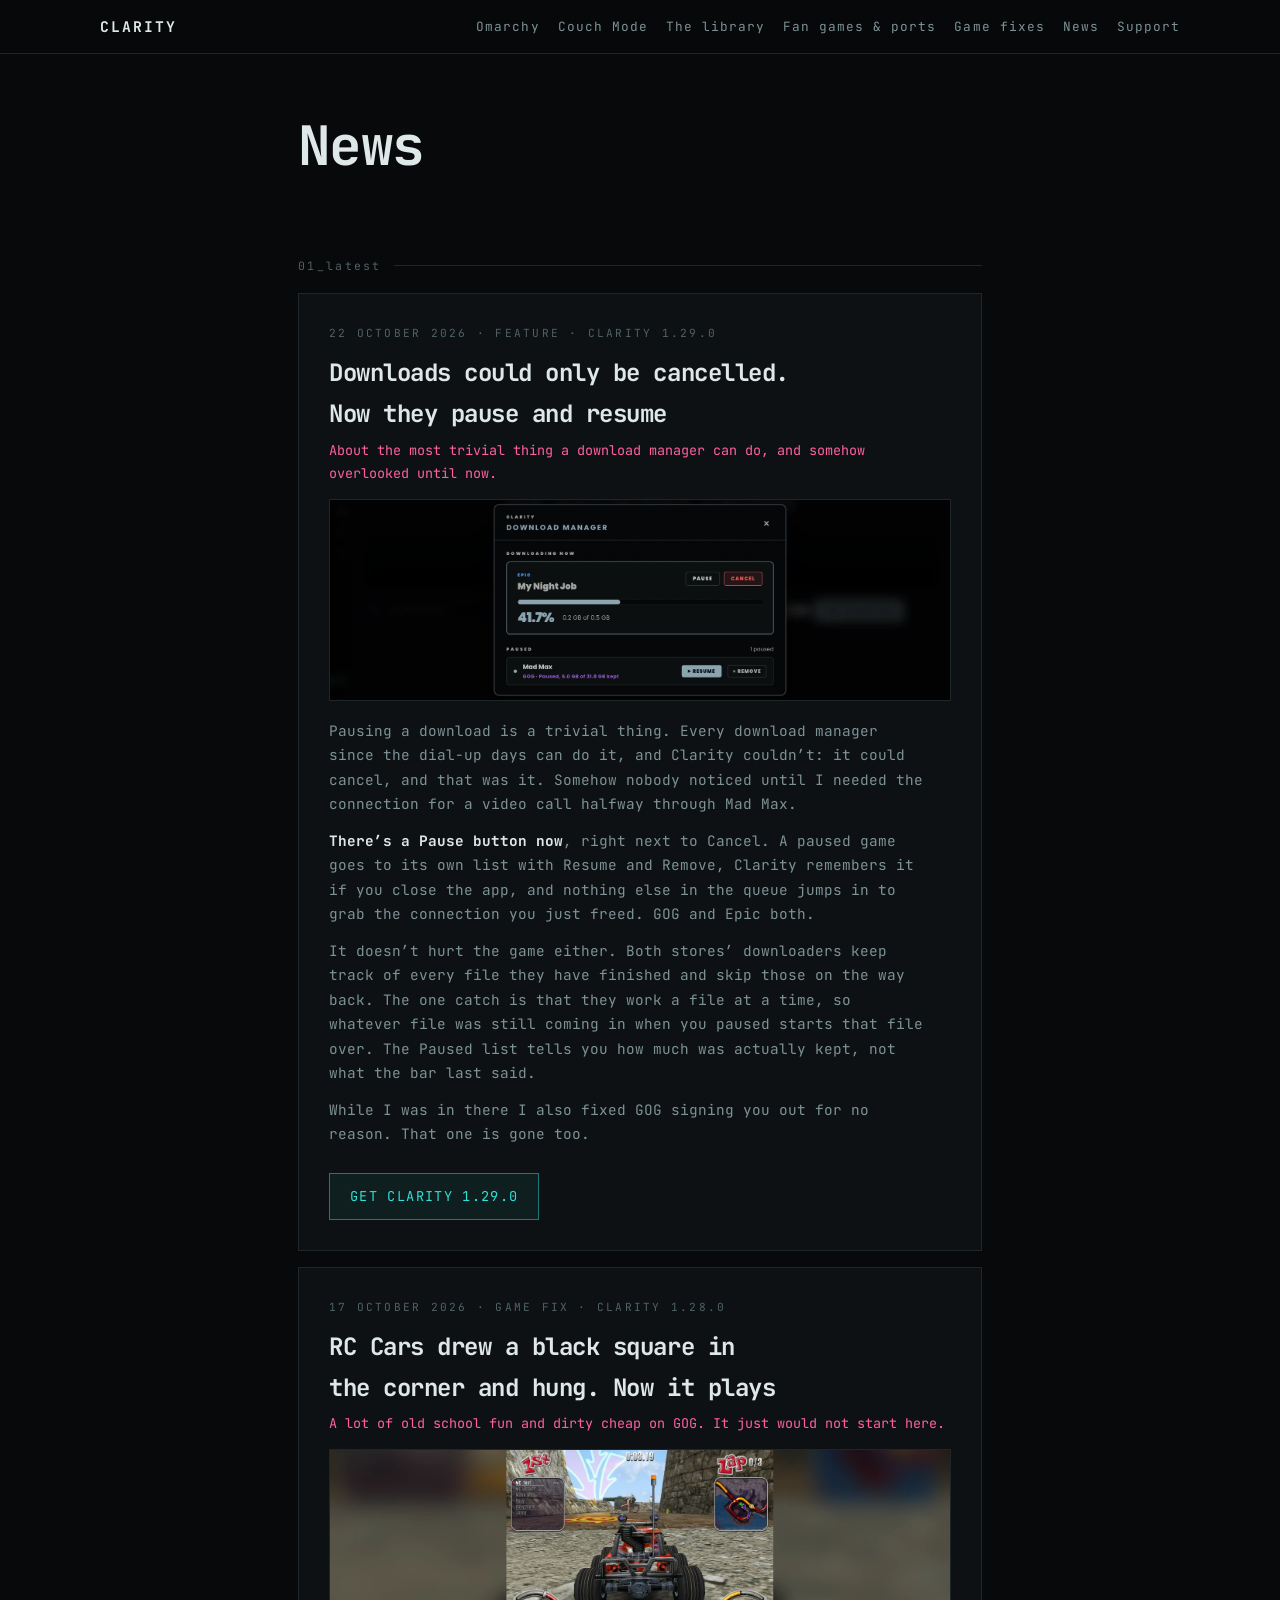
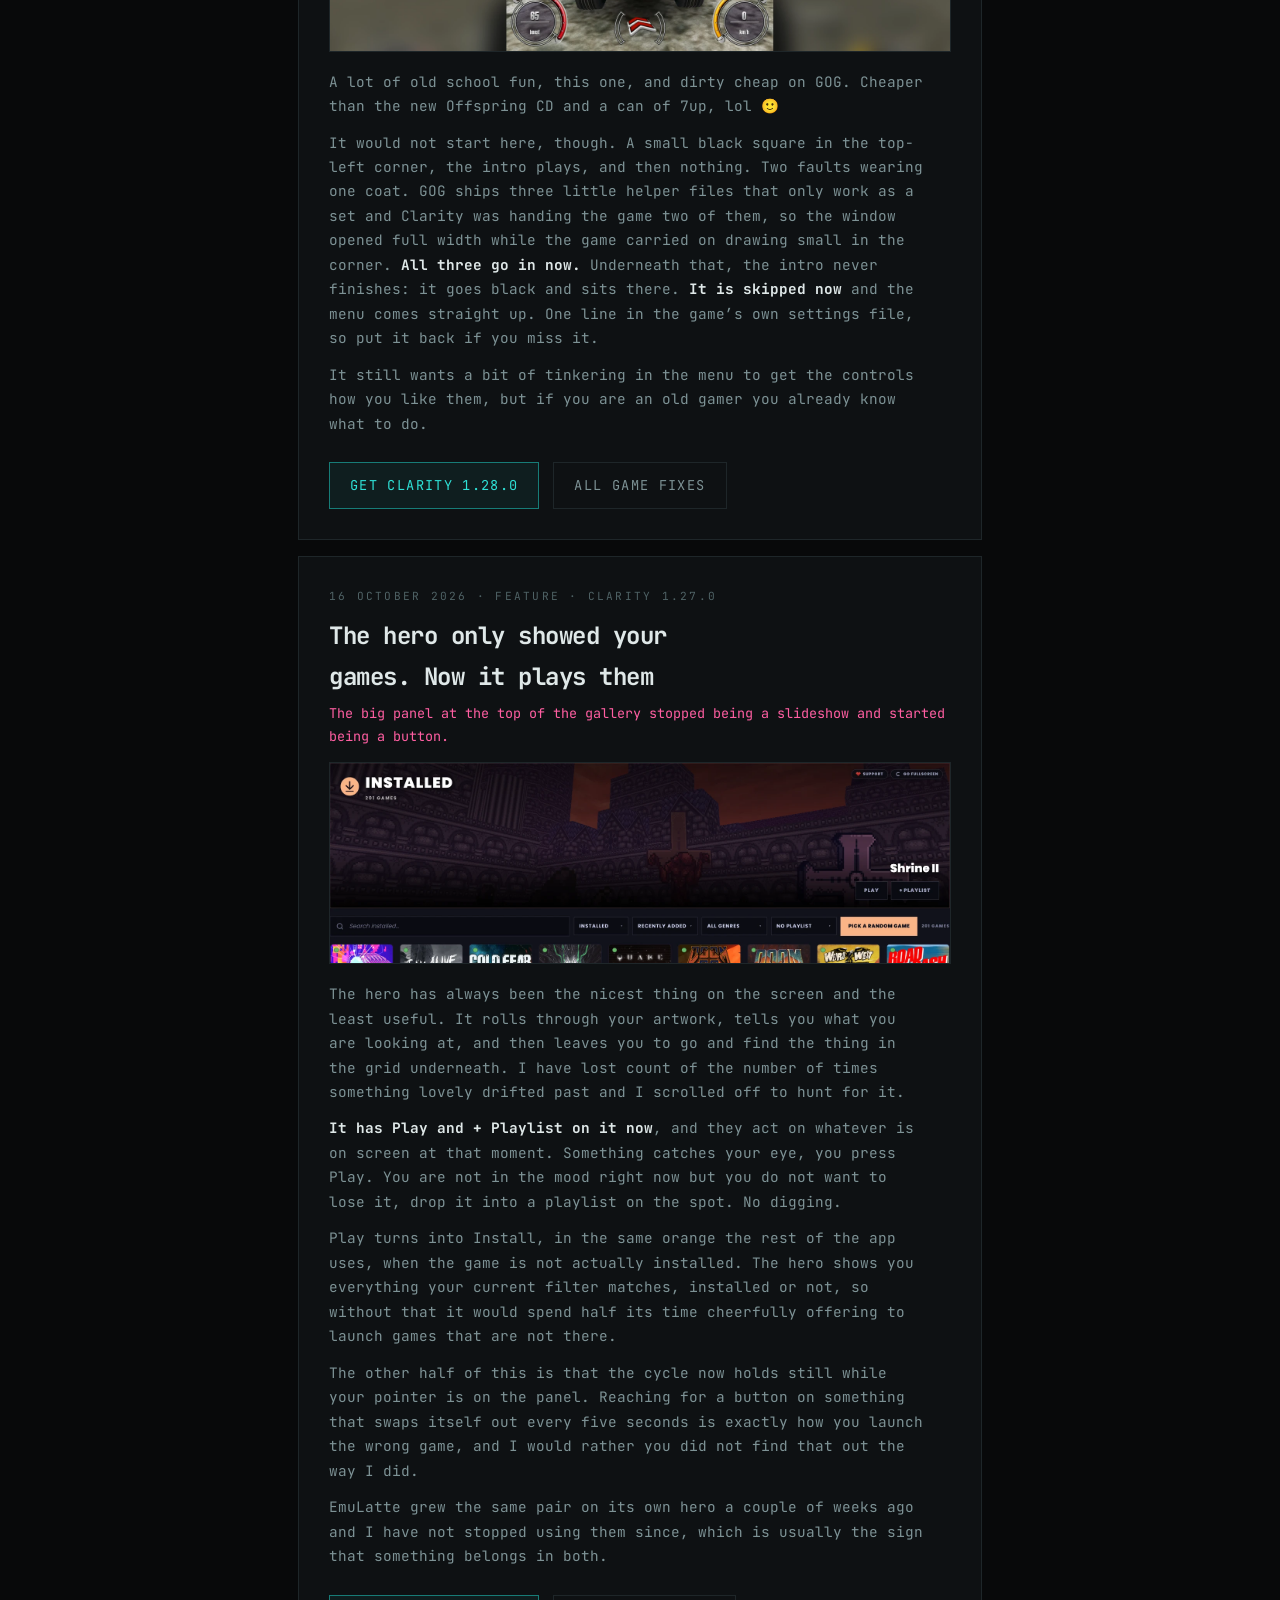
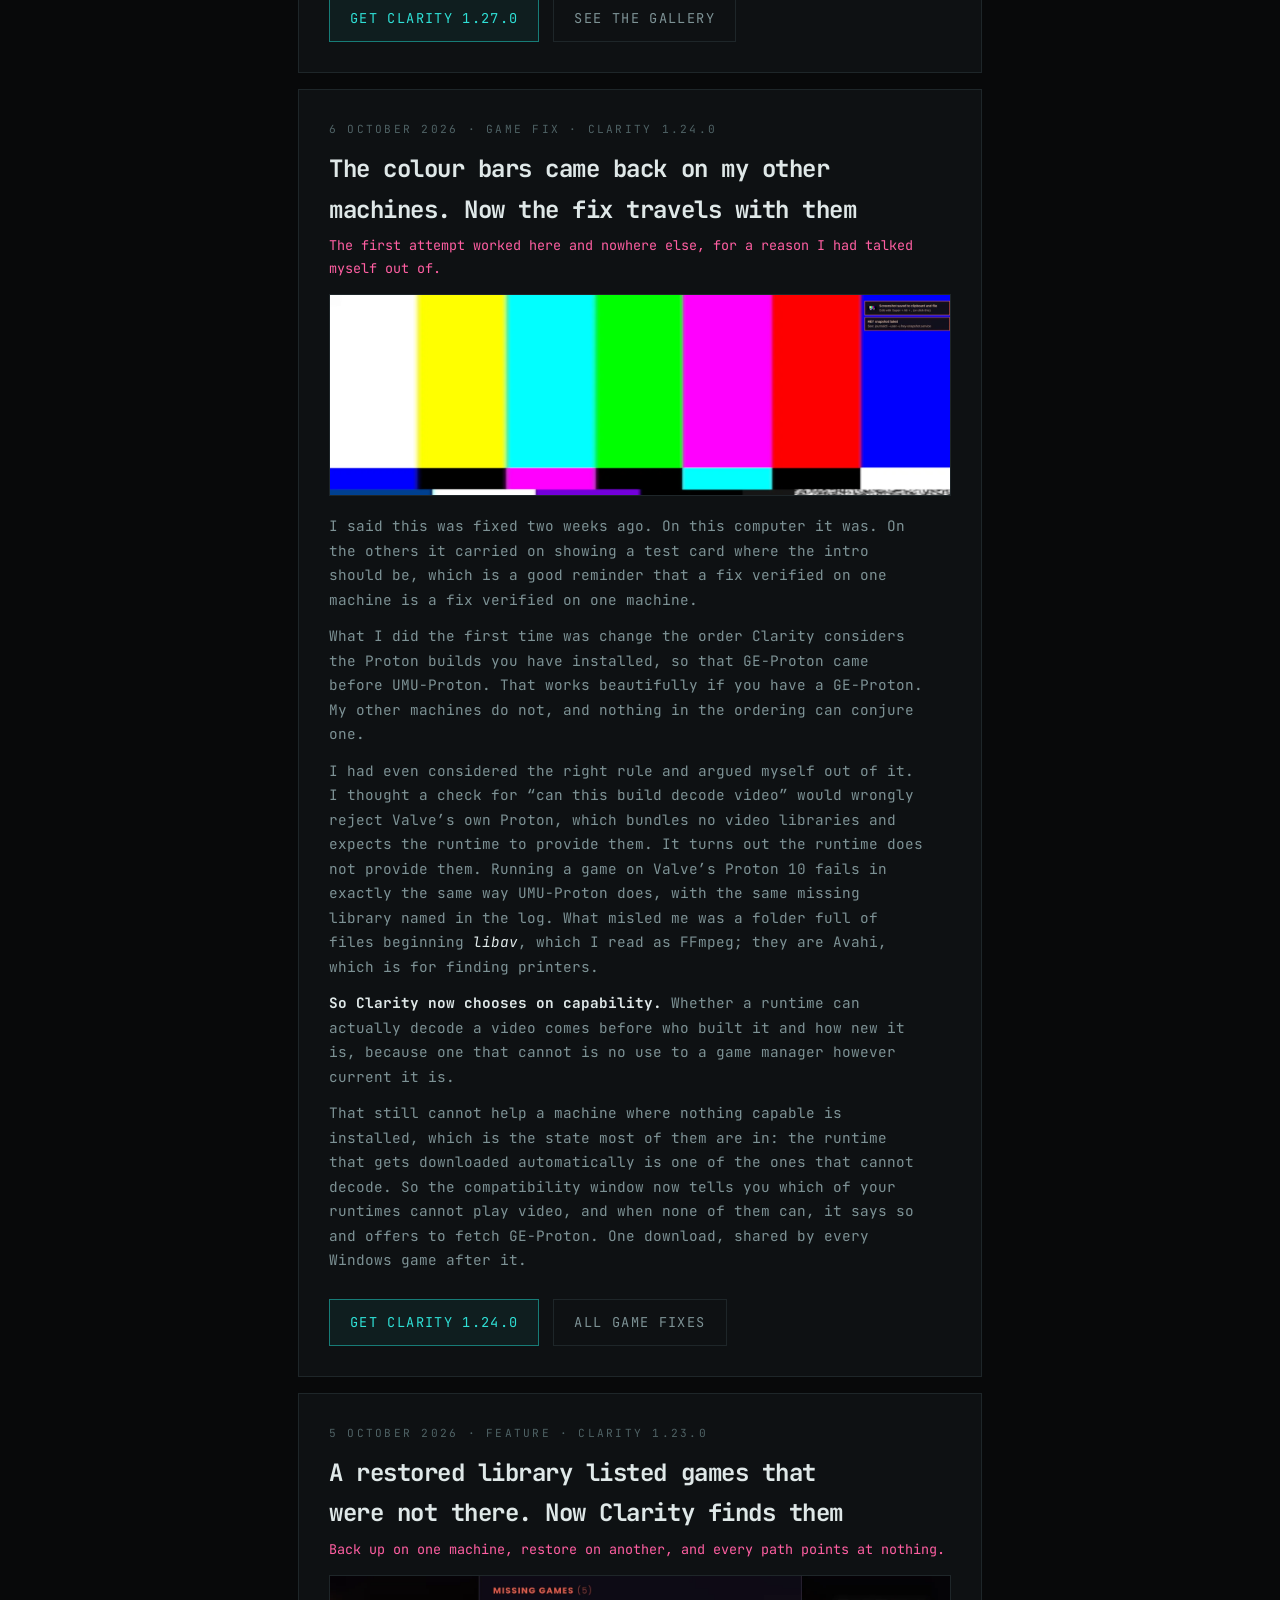
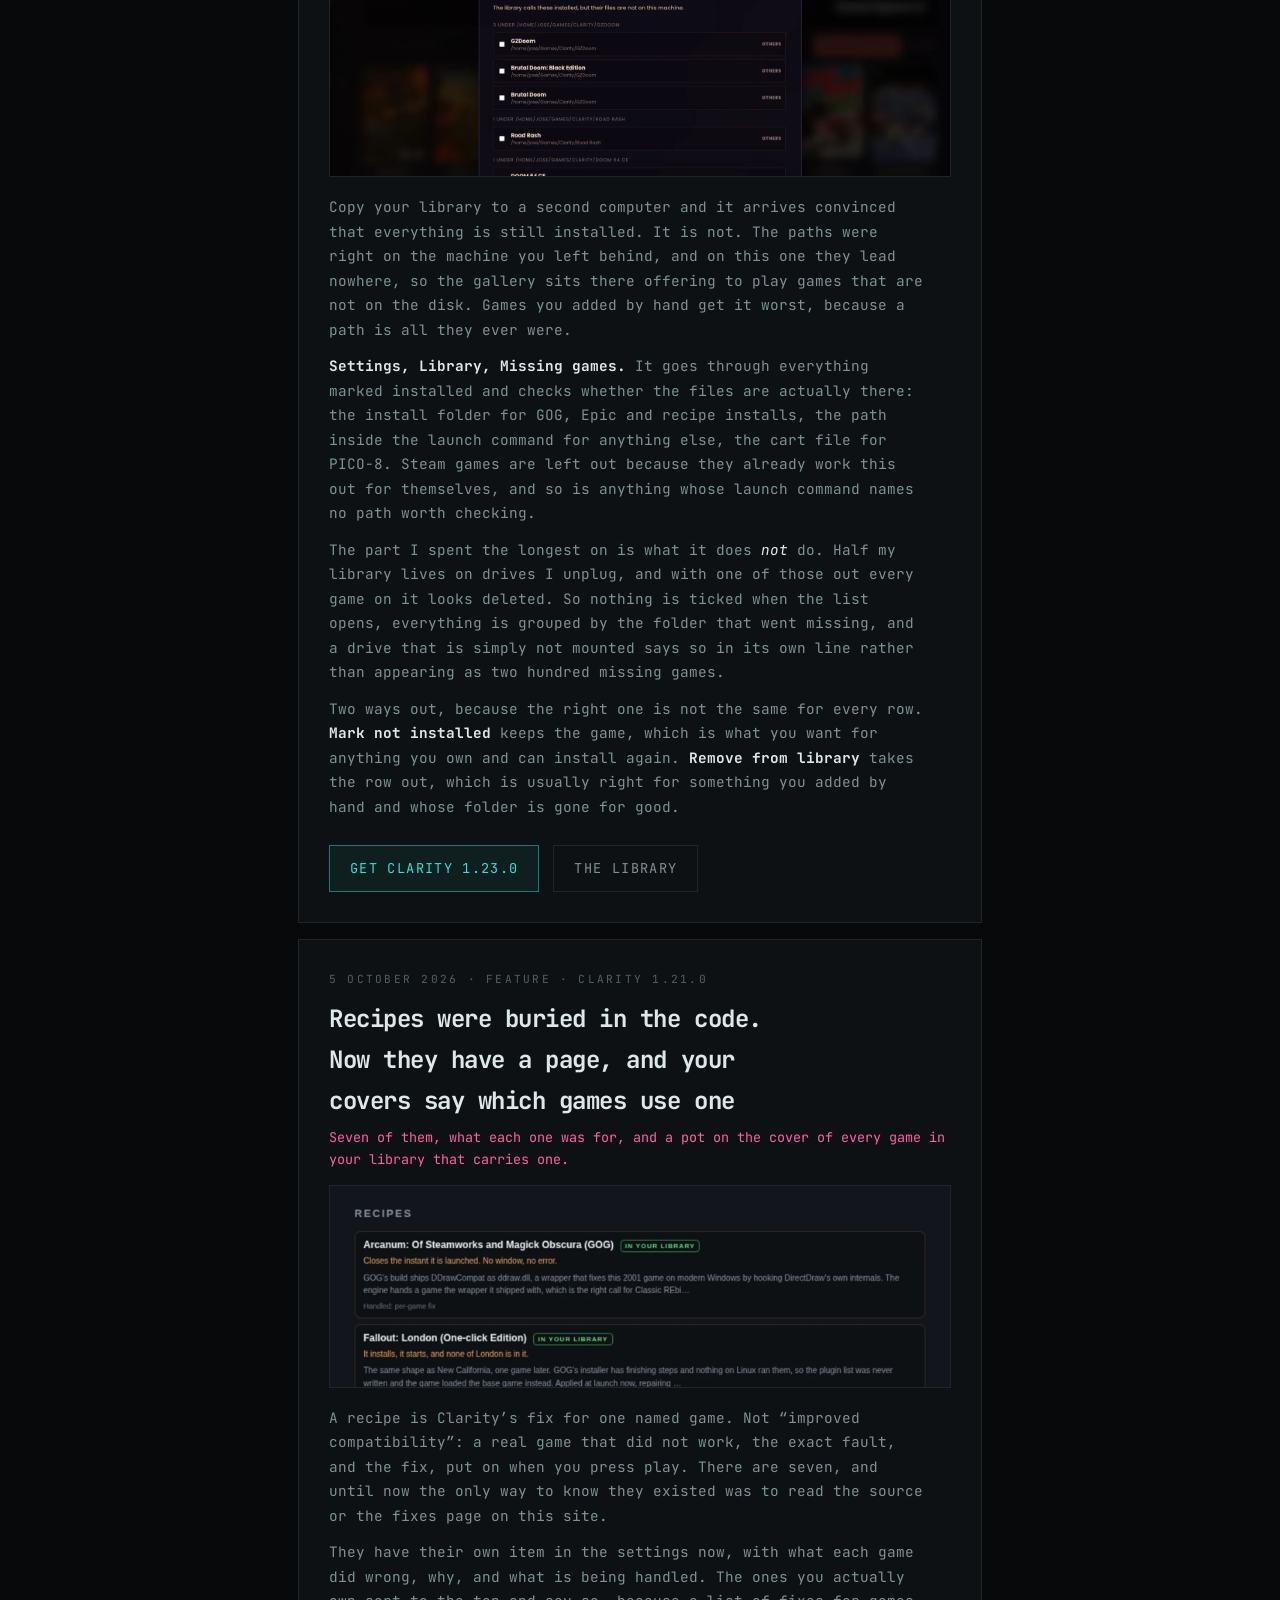
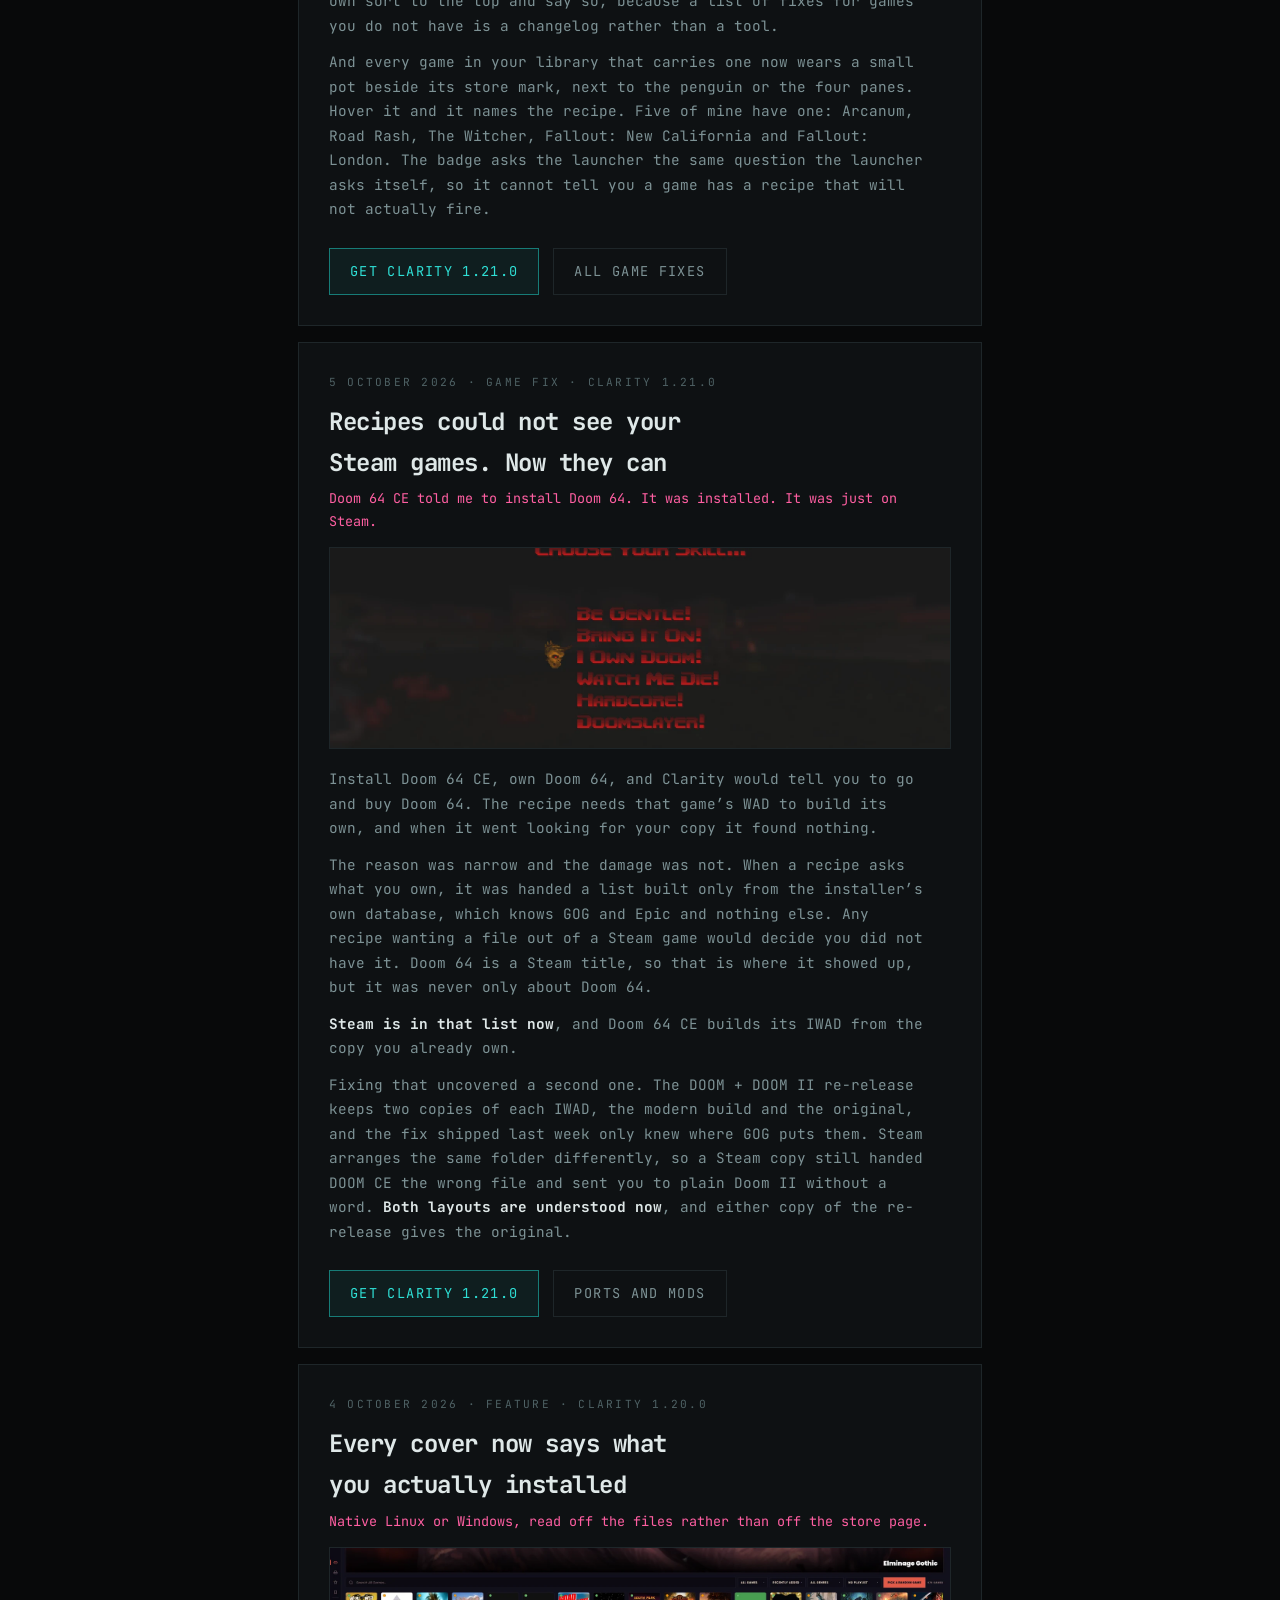
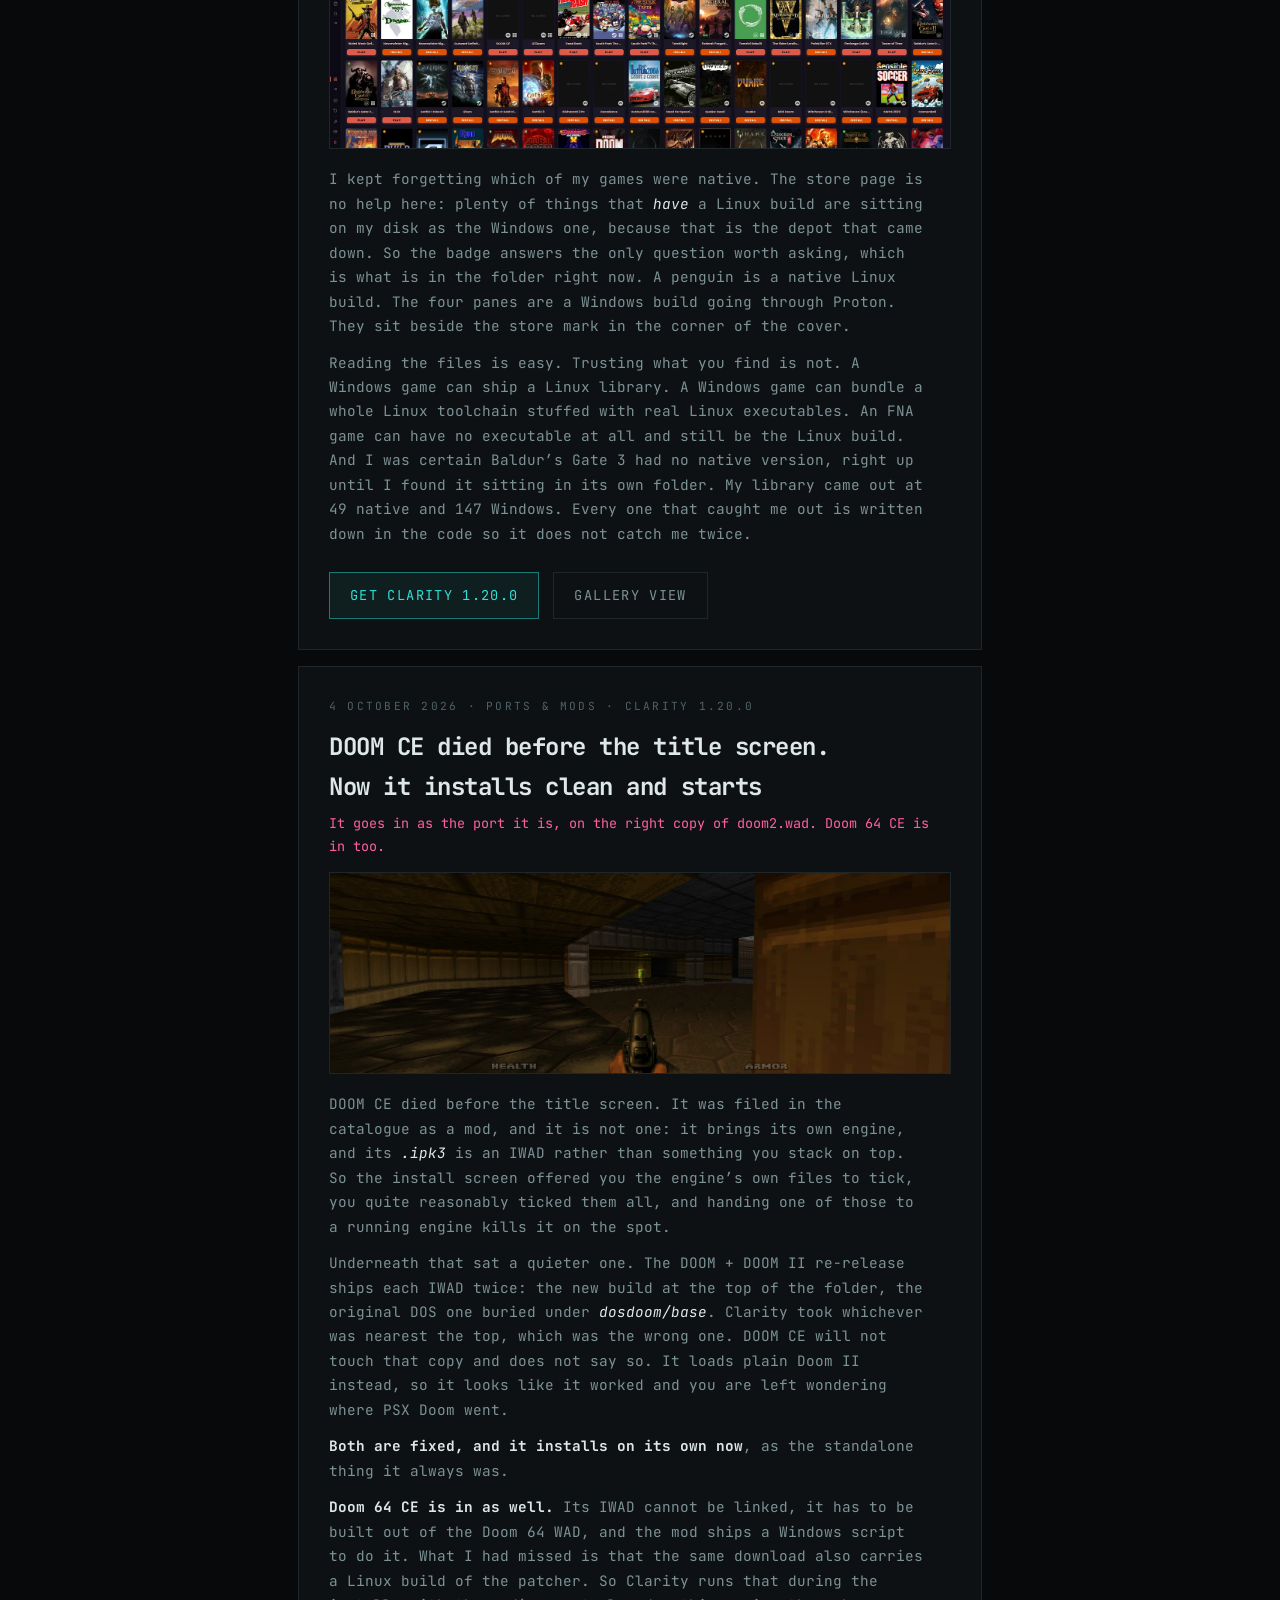
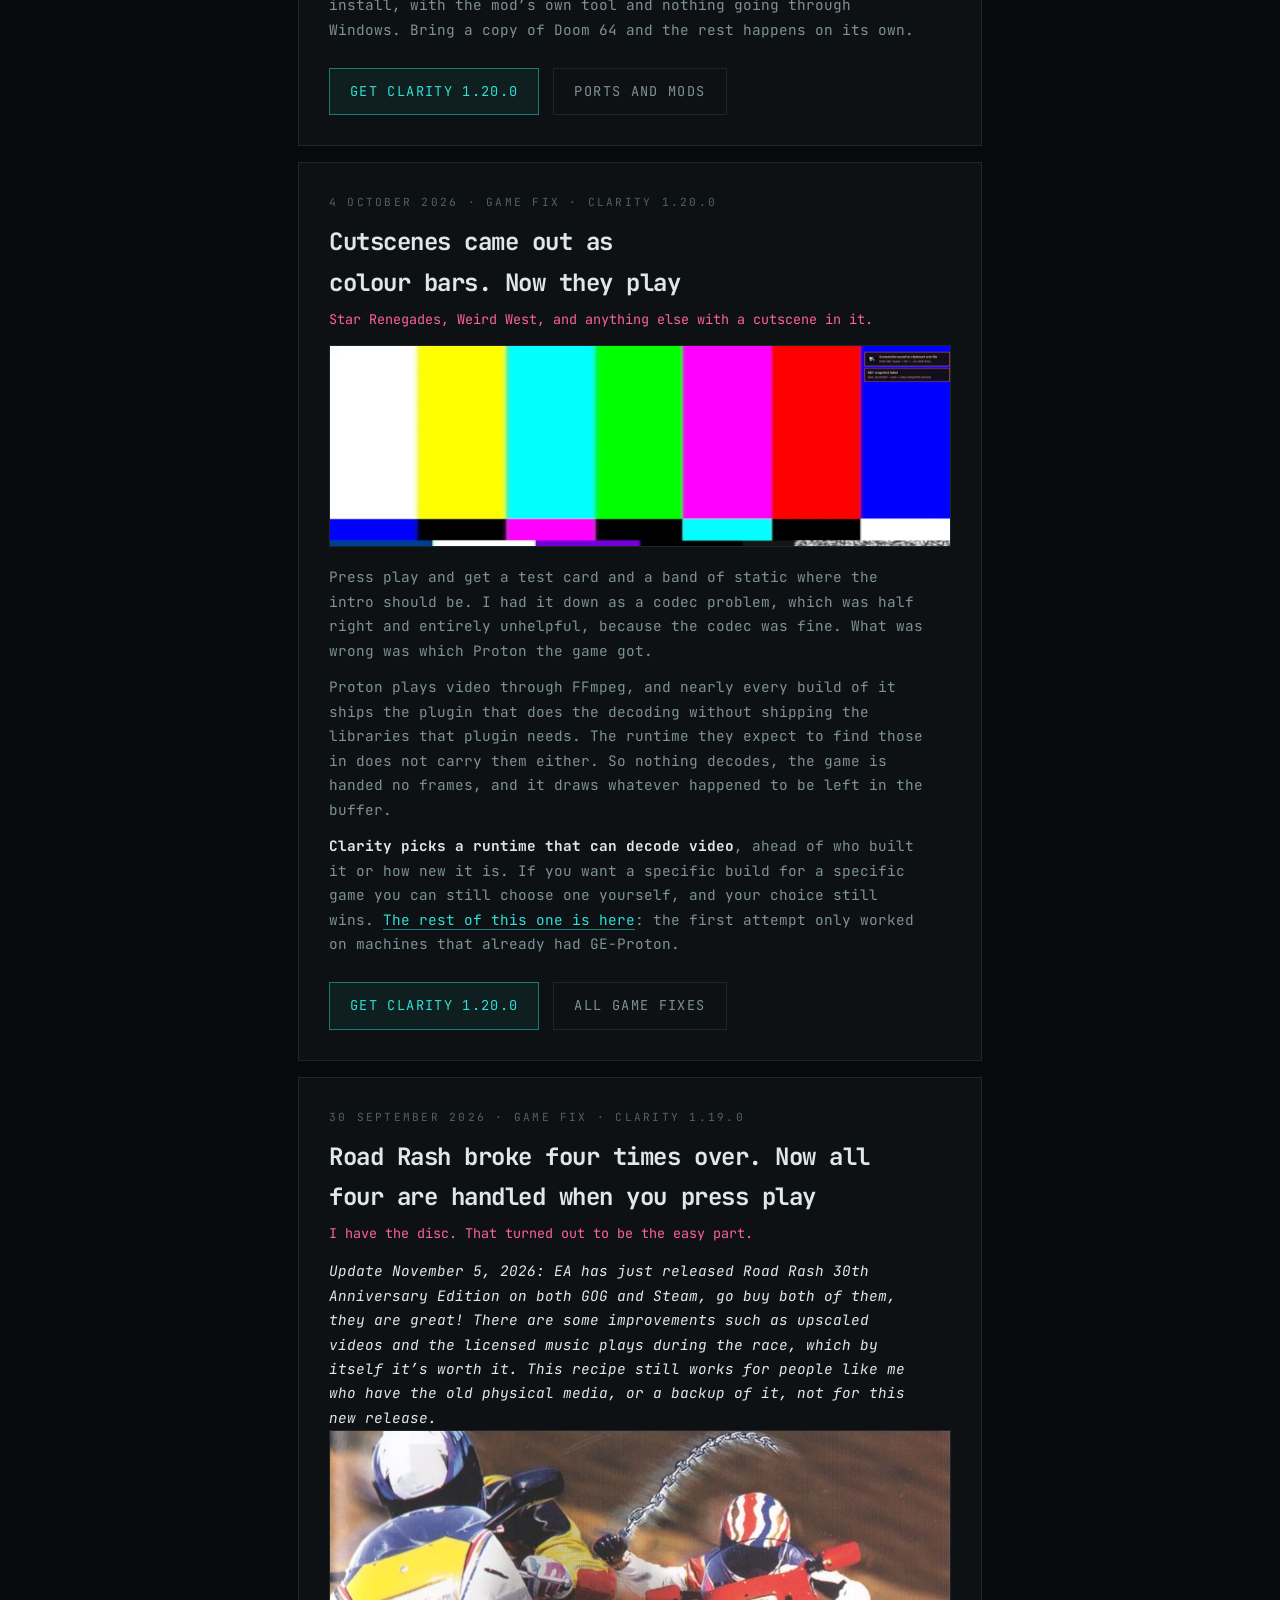
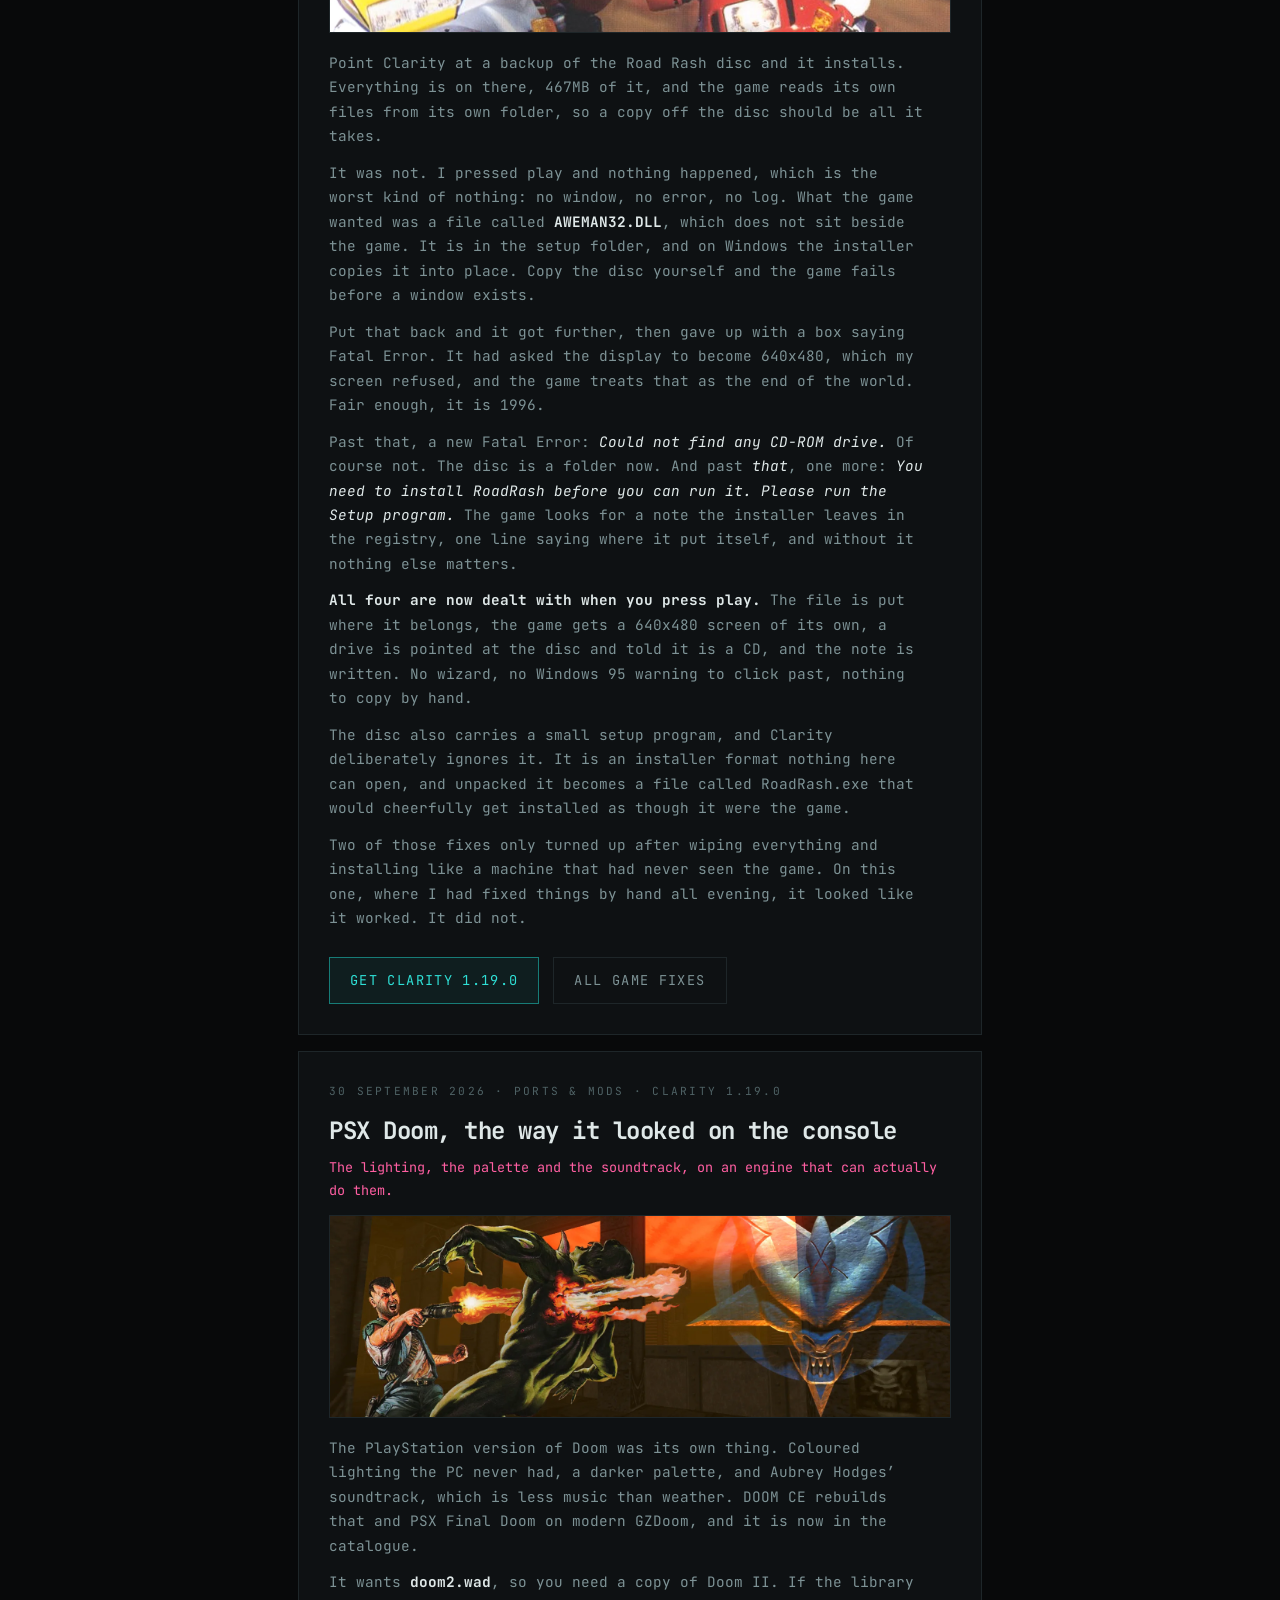
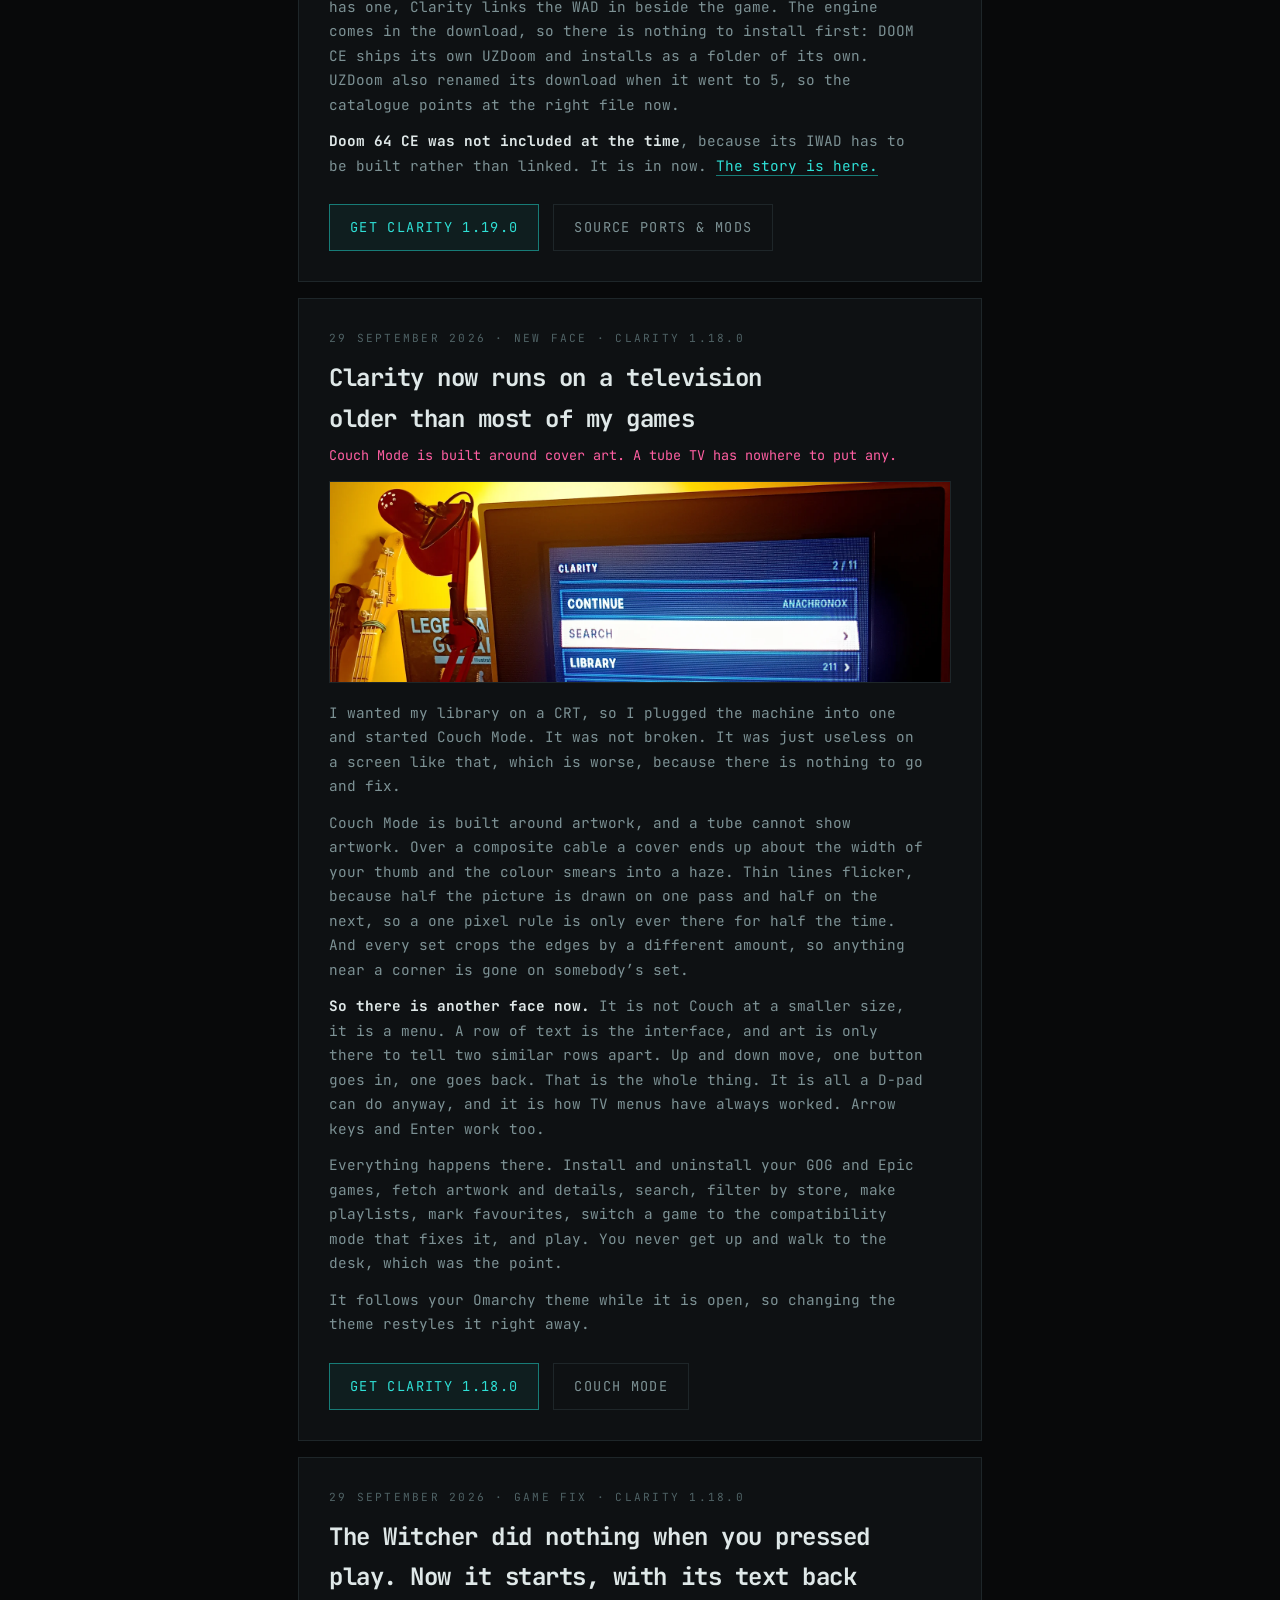
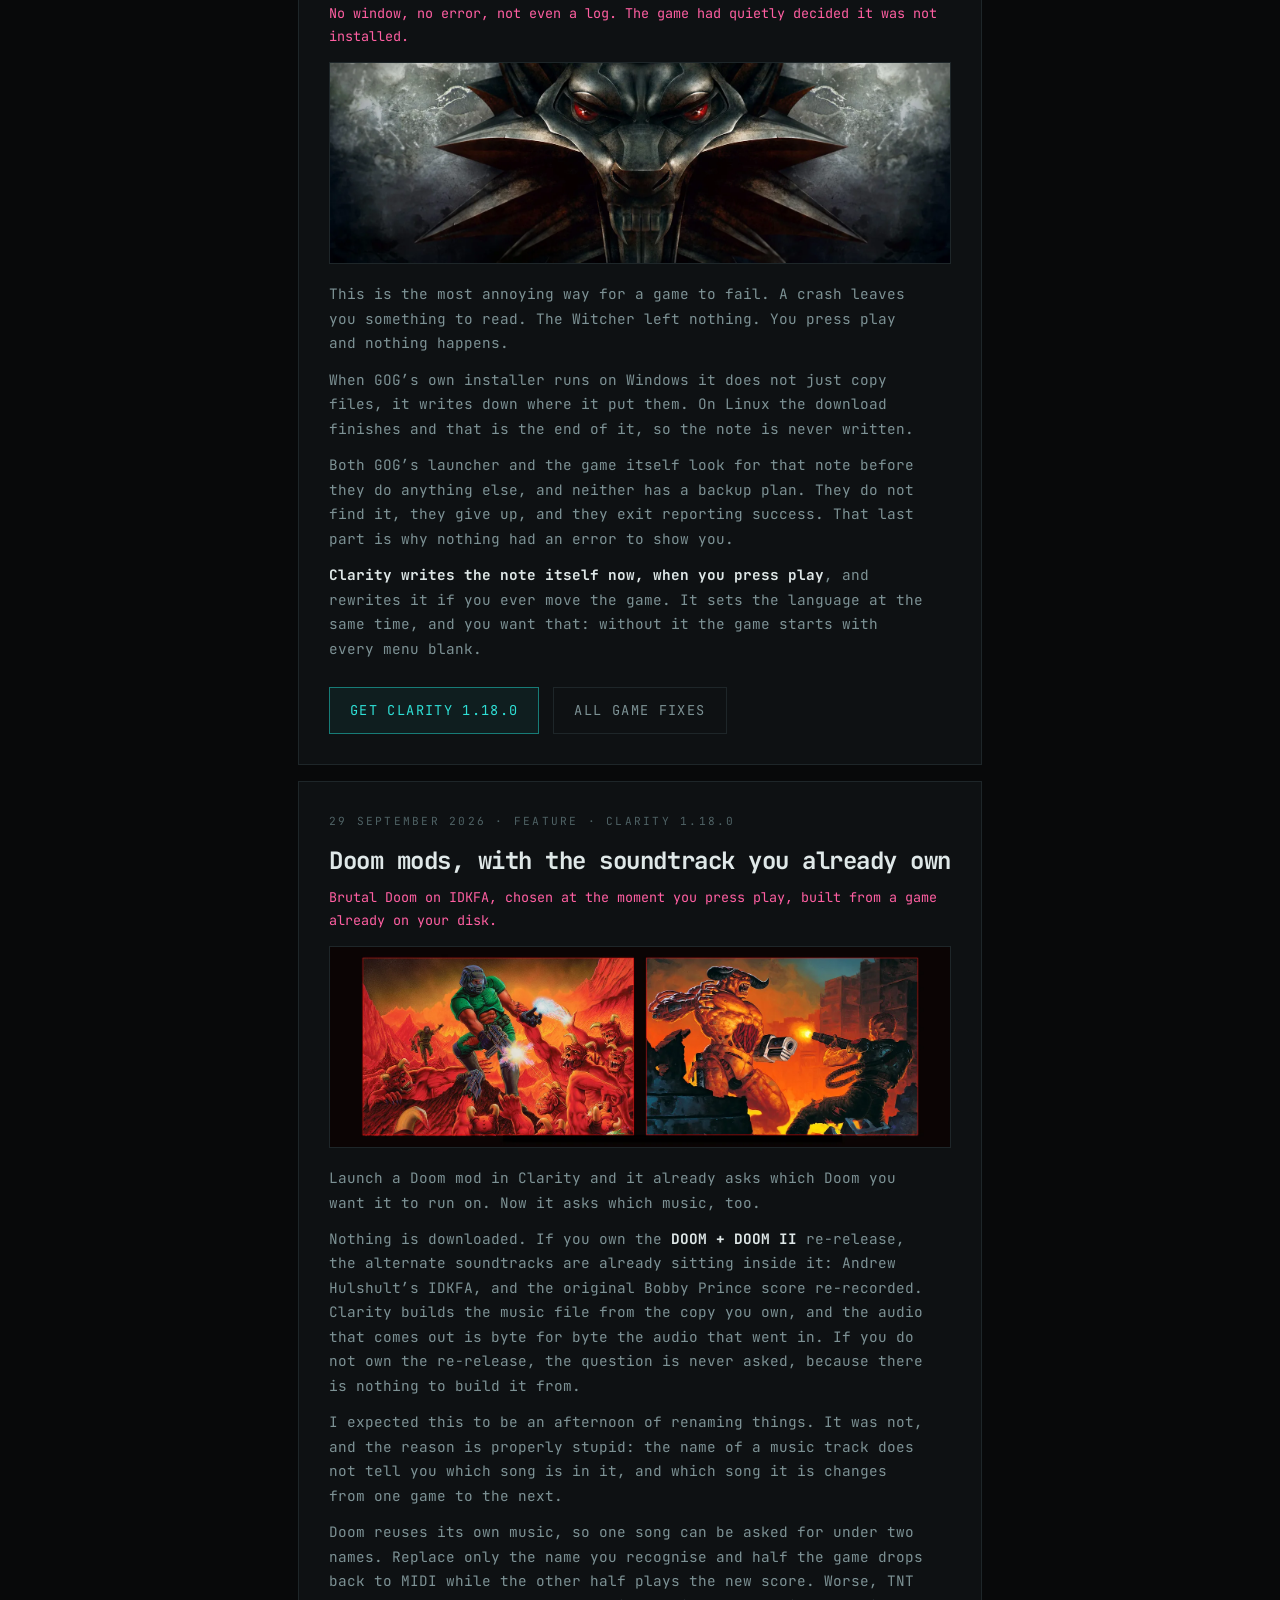
<file: news.html>
<!DOCTYPE html>
<html lang="en">
<head>
<meta charset="UTF-8">
<meta name="viewport" content="width=device-width, initial-scale=1.0">
<title>Clarity: news</title>
<meta name="description" content="What changed in Clarity, and why. Fixes, releases and the occasional detour, written up as they happen.">
<meta property="og:type" content="website">
<meta property="og:site_name" content="Clarity">
<meta property="og:title" content="Clarity news">
<meta property="og:description" content="What changed, and why. Fixes, releases and the occasional detour.">
<meta property="og:image" content="https://fromchaoscomesclarity.github.io/ClarityWebSite/assets/images/clarity_banner.jpg">
<meta property="og:url" content="https://fromchaoscomesclarity.github.io/ClarityWebSite/news.html">
<link rel="icon" href="assets/favicon.svg" type="image/svg+xml">
<link rel="alternate icon" href="assets/favicon-32.png" sizes="32x32">
<link rel="apple-touch-icon" href="assets/apple-touch-icon.png">
<link rel="preconnect" href="https://fonts.googleapis.com">
<link rel="preconnect" href="https://fonts.gstatic.com" crossorigin>
<link href="https://fonts.googleapis.com/css2?family=JetBrains+Mono:wght@400;500;700&display=swap" rel="stylesheet">
<link rel="stylesheet" href="assets/site.css">
<style>
.hero{padding:clamp(40px,7vh,84px) 0 clamp(10px,2vh,24px)}
/* Newest first. Each story is one panel, and the anchor on it is what the home
   page banner links to, so a slide always lands on its own story. */
.post:target{border-color:var(--cyan)}
.btns{display:flex;gap:14px;flex-wrap:wrap;margin:26px 0 0}
.seealso{font-size:.8rem}
</style>
</head>
<body>

<header class="top">
  <div class="wrap topin">
    <a class="brand" href="index.html">clarity</a>
    <nav class="links">
      <a href="omarchy.html">Omarchy</a>
      <a href="couch.html">Couch Mode</a>
      <a href="library.html">The library</a>
      <a href="ports.html">Fan games &amp; ports</a>
      <a href="fixes.html">Game fixes</a>
      <a href="news.html">News</a>
      <a href="support.html">Support</a>
    </nav>
  </div>
</header>
<div class="wrap narrow">

  <div class="hero">
    <h1>News</h1>
  </div>

  <section>
    <div class="label">01_latest</div>

    <article class="post" id="pause-downloads">
      <div class="post-date">22 October 2026 &middot; feature &middot; Clarity 1.29.0</div>
      <h2>Downloads could only be cancelled. Now they pause and resume</h2>
      <div class="kicker">About the most trivial thing a download manager can do, and somehow overlooked until now.</div>

      <figure class="post-figure">
        <img src="assets/news/pause-hero.webp" alt="The Download Manager with a Pause button on the active download and a paused game ready to resume" width="1600" height="517" loading="lazy" decoding="async">
      </figure>

      <p class="body">Pausing a download is a trivial thing. Every download manager since the dial-up days can do it, and Clarity couldn&rsquo;t: it could cancel, and that was it. Somehow nobody noticed until I needed the connection for a video call halfway through Mad Max.</p>

      <p class="body"><strong>There&rsquo;s a Pause button now</strong>, right next to Cancel. A paused game goes to its own list with Resume and Remove, Clarity remembers it if you close the app, and nothing else in the queue jumps in to grab the connection you just freed. GOG and Epic both.</p>

      <p class="body">It doesn&rsquo;t hurt the game either. Both stores&rsquo; downloaders keep track of every file they have finished and skip those on the way back. The one catch is that they work a file at a time, so whatever file was still coming in when you paused starts that file over. The Paused list tells you how much was actually kept, not what the bar last said.</p>

      <p class="body">While I was in there I also fixed GOG signing you out for no reason. That one is gone too.</p>

      <div class="btns">
        <a class="btn" href="https://github.com/FromChaosComesClarity/Clarity/releases/latest">Get Clarity 1.29.0</a>
      </div>
    </article>

    <article class="post" id="rc-cars">
      <div class="post-date">17 October 2026 &middot; game fix &middot; Clarity 1.28.0</div>
      <h2>RC Cars drew a black square in the corner and hung. Now it plays</h2>
      <div class="kicker">A lot of old school fun and dirty cheap on GOG. It just would not start here.</div>

      <figure class="post-figure">
        <img src="assets/news/rccars-hero.webp" alt="RC Cars in a race, a buggy on a dirt track with the speed and boost gauges on screen" width="1600" height="517" loading="lazy" decoding="async">
      </figure>

      <p class="body">A lot of old school fun, this one, and dirty cheap on GOG. Cheaper than the new Offspring CD and a can of 7up, lol &#128578;</p>

      <p class="body">It would not start here, though. A small black square in the top-left corner, the intro plays, and then nothing. Two faults wearing one coat. GOG ships three little helper files that only work as a set and Clarity was handing the game two of them, so the window opened full width while the game carried on drawing small in the corner. <strong>All three go in now.</strong> Underneath that, the intro never finishes: it goes black and sits there. <strong>It is skipped now</strong> and the menu comes straight up. One line in the game&rsquo;s own settings file, so put it back if you miss it.</p>

      <p class="body">It still wants a bit of tinkering in the menu to get the controls how you like them, but if you are an old gamer you already know what to do.</p>

      <div class="btns">
        <a class="btn" href="https://github.com/FromChaosComesClarity/Clarity/releases/latest">Get Clarity 1.28.0</a>
        <a class="btn ghost" href="fixes.html">All game fixes</a>
      </div>
    </article>

    <article class="post" id="hero-buttons">
      <div class="post-date">16 October 2026 &middot; feature &middot; Clarity 1.27.0</div>
      <h2>The hero only showed your games. Now it plays them</h2>
      <div class="kicker">The big panel at the top of the gallery stopped being a slideshow and started being a button.</div>

      <figure class="post-figure">
        <img src="assets/news/hero-buttons-hero.webp" alt="The gallery hero showing a game, with Play and + Playlist buttons under its title" width="1600" height="517" loading="lazy" decoding="async">
      </figure>

      <p class="body">The hero has always been the nicest thing on the screen and the least useful. It rolls through your artwork, tells you what you are looking at, and then leaves you to go and find the thing in the grid underneath. I have lost count of the number of times something lovely drifted past and I scrolled off to hunt for it.</p>

      <p class="body"><strong>It has Play and + Playlist on it now</strong>, and they act on whatever is on screen at that moment. Something catches your eye, you press Play. You are not in the mood right now but you do not want to lose it, drop it into a playlist on the spot. No digging.</p>

      <p class="body">Play turns into Install, in the same orange the rest of the app uses, when the game is not actually installed. The hero shows you everything your current filter matches, installed or not, so without that it would spend half its time cheerfully offering to launch games that are not there.</p>

      <p class="body">The other half of this is that the cycle now holds still while your pointer is on the panel. Reaching for a button on something that swaps itself out every five seconds is exactly how you launch the wrong game, and I would rather you did not find that out the way I did.</p>

      <p class="body">EmuLatte grew the same pair on its own hero a couple of weeks ago and I have not stopped using them since, which is usually the sign that something belongs in both.</p>

      <div class="btns">
        <a class="btn" href="https://github.com/FromChaosComesClarity/Clarity/releases/latest">Get Clarity 1.27.0</a>
        <a class="btn ghost" href="gallery.html">See the gallery</a>
      </div>
    </article>

    <article class="post" id="video-capable-proton">
      <div class="post-date">6 October 2026 &middot; game fix &middot; Clarity 1.24.0</div>
      <h2>The colour bars came back on my other machines. Now the fix travels with them</h2>
      <div class="kicker">The first attempt worked here and nowhere else, for a reason I had talked myself out of.</div>

      <figure class="post-figure">
        <img src="assets/news/colourbars-hero.webp" alt="A television test card and a band of static, where a game intro should be" width="1600" height="517" loading="lazy" decoding="async">
      </figure>

      <p class="body">I said this was fixed two weeks ago. On this computer it was. On the others it carried on showing a test card where the intro should be, which is a good reminder that a fix verified on one machine is a fix verified on one machine.</p>

      <p class="body">What I did the first time was change the order Clarity considers the Proton builds you have installed, so that GE-Proton came before UMU-Proton. That works beautifully if you have a GE-Proton. My other machines do not, and nothing in the ordering can conjure one.</p>

      <p class="body">I had even considered the right rule and argued myself out of it. I thought a check for &ldquo;can this build decode video&rdquo; would wrongly reject Valve&rsquo;s own Proton, which bundles no video libraries and expects the runtime to provide them. It turns out the runtime does not provide them. Running a game on Valve&rsquo;s Proton 10 fails in exactly the same way UMU-Proton does, with the same missing library named in the log. What misled me was a folder full of files beginning <em>libav</em>, which I read as FFmpeg; they are Avahi, which is for finding printers.</p>

      <p class="body"><strong>So Clarity now chooses on capability.</strong> Whether a runtime can actually decode a video comes before who built it and how new it is, because one that cannot is no use to a game manager however current it is.</p>

      <p class="body">That still cannot help a machine where nothing capable is installed, which is the state most of them are in: the runtime that gets downloaded automatically is one of the ones that cannot decode. So the compatibility window now tells you which of your runtimes cannot play video, and when none of them can, it says so and offers to fetch GE-Proton. One download, shared by every Windows game after it.</p>

      <div class="btns">
        <a class="btn" href="https://github.com/FromChaosComesClarity/Clarity/releases/latest">Get Clarity 1.24.0</a>
        <a class="btn ghost" href="fixes.html">All game fixes</a>
      </div>
    </article>

    <article class="post" id="missing-games">
      <div class="post-date">5 October 2026 &middot; feature &middot; Clarity 1.23.0</div>
      <h2>A restored library listed games that were not there. Now Clarity finds them</h2>
      <div class="kicker">Back up on one machine, restore on another, and every path points at nothing.</div>

      <figure class="post-figure">
        <img src="assets/news/missing-games-hero.webp" alt="The Missing Games window, listing games grouped by the folder that has gone" width="1600" height="517" loading="lazy" decoding="async">
      </figure>

      <p class="body">Copy your library to a second computer and it arrives convinced that everything is still installed. It is not. The paths were right on the machine you left behind, and on this one they lead nowhere, so the gallery sits there offering to play games that are not on the disk. Games you added by hand get it worst, because a path is all they ever were.</p>

      <p class="body"><strong>Settings, Library, Missing games.</strong> It goes through everything marked installed and checks whether the files are actually there: the install folder for GOG, Epic and recipe installs, the path inside the launch command for anything else, the cart file for PICO-8. Steam games are left out because they already work this out for themselves, and so is anything whose launch command names no path worth checking.</p>

      <p class="body">The part I spent the longest on is what it does <em>not</em> do. Half my library lives on drives I unplug, and with one of those out every game on it looks deleted. So nothing is ticked when the list opens, everything is grouped by the folder that went missing, and a drive that is simply not mounted says so in its own line rather than appearing as two hundred missing games.</p>

      <p class="body">Two ways out, because the right one is not the same for every row. <strong>Mark not installed</strong> keeps the game, which is what you want for anything you own and can install again. <strong>Remove from library</strong> takes the row out, which is usually right for something you added by hand and whose folder is gone for good.</p>

      <div class="btns">
        <a class="btn" href="https://github.com/FromChaosComesClarity/Clarity/releases/latest">Get Clarity 1.23.0</a>
        <a class="btn ghost" href="library.html">The library</a>
      </div>
    </article>

    <article class="post" id="recipes-pane">
      <div class="post-date">5 October 2026 &middot; feature &middot; Clarity 1.21.0</div>
      <h2>Recipes were buried in the code. Now they have a page, and your covers say which games use one</h2>
      <div class="kicker">Seven of them, what each one was for, and a pot on the cover of every game in your library that carries one.</div>

      <figure class="post-figure">
        <img src="assets/news/recipes-hero.webp" alt="The Recipes pane in Clarity, listing named game faults and their fixes" width="1600" height="517" loading="lazy" decoding="async">
      </figure>

      <p class="body">A recipe is Clarity&rsquo;s fix for one named game. Not &ldquo;improved compatibility&rdquo;: a real game that did not work, the exact fault, and the fix, put on when you press play. There are seven, and until now the only way to know they existed was to read the source or the fixes page on this site.</p>

      <p class="body">They have their own item in the settings now, with what each game did wrong, why, and what is being handled. The ones you actually own sort to the top and say so, because a list of fixes for games you do not have is a changelog rather than a tool.</p>

      <p class="body">And every game in your library that carries one now wears a small pot beside its store mark, next to the penguin or the four panes. Hover it and it names the recipe. Five of mine have one: Arcanum, Road Rash, The Witcher, Fallout: New California and Fallout: London. The badge asks the launcher the same question the launcher asks itself, so it cannot tell you a game has a recipe that will not actually fire.</p>

      <div class="btns">
        <a class="btn" href="https://github.com/FromChaosComesClarity/Clarity/releases/latest">Get Clarity 1.21.0</a>
        <a class="btn ghost" href="fixes.html">All game fixes</a>
      </div>
    </article>

    <article class="post" id="steam-blind-spot">
      <div class="post-date">5 October 2026 &middot; game fix &middot; Clarity 1.21.0</div>
      <h2>Recipes could not see your Steam games. Now they can</h2>
      <div class="kicker">Doom 64 CE told me to install Doom 64. It was installed. It was just on Steam.</div>

      <figure class="post-figure">
        <img src="assets/news/doom64-ce-hero.webp" alt="Doom 64 CE running, the Nintendo 64 lighting on a modern engine" width="1600" height="517" loading="lazy" decoding="async">
      </figure>

      <p class="body">Install Doom 64 CE, own Doom 64, and Clarity would tell you to go and buy Doom 64. The recipe needs that game&rsquo;s WAD to build its own, and when it went looking for your copy it found nothing.</p>

      <p class="body">The reason was narrow and the damage was not. When a recipe asks what you own, it was handed a list built only from the installer&rsquo;s own database, which knows GOG and Epic and nothing else. Any recipe wanting a file out of a Steam game would decide you did not have it. Doom 64 is a Steam title, so that is where it showed up, but it was never only about Doom 64.</p>

      <p class="body"><strong>Steam is in that list now</strong>, and Doom 64 CE builds its IWAD from the copy you already own.</p>

      <p class="body">Fixing that uncovered a second one. The DOOM + DOOM II re-release keeps two copies of each IWAD, the modern build and the original, and the fix shipped last week only knew where GOG puts them. Steam arranges the same folder differently, so a Steam copy still handed DOOM CE the wrong file and sent you to plain Doom II without a word. <strong>Both layouts are understood now</strong>, and either copy of the re-release gives the original.</p>

      <div class="btns">
        <a class="btn" href="https://github.com/FromChaosComesClarity/Clarity/releases/latest">Get Clarity 1.21.0</a>
        <a class="btn ghost" href="ports.html">Ports and mods</a>
      </div>
    </article>

    <article class="post" id="platform-badge">
      <div class="post-date">4 October 2026 &middot; feature &middot; Clarity 1.20.0</div>
      <h2>Every cover now says what you actually installed</h2>
      <div class="kicker">Native Linux or Windows, read off the files rather than off the store page.</div>

      <figure class="post-figure">
        <img src="assets/news/platform-badge-hero.webp" alt="The Clarity gallery, covers carrying a small platform mark in the corner" width="1600" height="517" loading="lazy" decoding="async">
      </figure>

      <p class="body">I kept forgetting which of my games were native. The store page is no help here: plenty of things that <em>have</em> a Linux build are sitting on my disk as the Windows one, because that is the depot that came down. So the badge answers the only question worth asking, which is what is in the folder right now. A penguin is a native Linux build. The four panes are a Windows build going through Proton. They sit beside the store mark in the corner of the cover.</p>

      <p class="body">Reading the files is easy. Trusting what you find is not. A Windows game can ship a Linux library. A Windows game can bundle a whole Linux toolchain stuffed with real Linux executables. An FNA game can have no executable at all and still be the Linux build. And I was certain Baldur&rsquo;s Gate 3 had no native version, right up until I found it sitting in its own folder. My library came out at 49 native and 147 Windows. Every one that caught me out is written down in the code so it does not catch me twice.</p>

      <div class="btns">
        <a class="btn" href="https://github.com/FromChaosComesClarity/Clarity/releases/latest">Get Clarity 1.20.0</a>
        <a class="btn ghost" href="gallery.html">Gallery view</a>
      </div>
    </article>

    <article class="post" id="doom64-ce">
      <div class="post-date">4 October 2026 &middot; ports &amp; mods &middot; Clarity 1.20.0</div>
      <h2>DOOM CE died before the title screen. Now it installs clean and starts</h2>
      <div class="kicker">It goes in as the port it is, on the right copy of doom2.wad. Doom 64 CE is in too.</div>

      <figure class="post-figure">
        <img src="assets/news/doom-ce-fixed-hero.webp" alt="PSX DOOM CE running, with coloured lighting and the console HUD" width="1600" height="517" loading="lazy" decoding="async">
      </figure>

      <p class="body">DOOM CE died before the title screen. It was filed in the catalogue as a mod, and it is not one: it brings its own engine, and its <em>.ipk3</em> is an IWAD rather than something you stack on top. So the install screen offered you the engine&rsquo;s own files to tick, you quite reasonably ticked them all, and handing one of those to a running engine kills it on the spot.</p>

      <p class="body">Underneath that sat a quieter one. The DOOM + DOOM II re-release ships each IWAD twice: the new build at the top of the folder, the original DOS one buried under <em>dosdoom/base</em>. Clarity took whichever was nearest the top, which was the wrong one. DOOM CE will not touch that copy and does not say so. It loads plain Doom II instead, so it looks like it worked and you are left wondering where PSX Doom went.</p>

      <p class="body"><strong>Both are fixed, and it installs on its own now</strong>, as the standalone thing it always was.</p>

      <p class="body"><strong>Doom 64 CE is in as well.</strong> Its IWAD cannot be linked, it has to be built out of the Doom 64 WAD, and the mod ships a Windows script to do it. What I had missed is that the same download also carries a Linux build of the patcher. So Clarity runs that during the install, with the mod&rsquo;s own tool and nothing going through Windows. Bring a copy of Doom 64 and the rest happens on its own.</p>

      <div class="btns">
        <a class="btn" href="https://github.com/FromChaosComesClarity/Clarity/releases/latest">Get Clarity 1.20.0</a>
        <a class="btn ghost" href="ports.html">Ports and mods</a>
      </div>
    </article>

    <article class="post" id="colour-bars">
      <div class="post-date">4 October 2026 &middot; game fix &middot; Clarity 1.20.0</div>
      <h2>Cutscenes came out as colour bars. Now they play</h2>
      <div class="kicker">Star Renegades, Weird West, and anything else with a cutscene in it.</div>

      <figure class="post-figure">
        <img src="assets/news/colourbars-hero.webp" alt="A television test card and a band of static, where a game intro should be" width="1600" height="517" loading="lazy" decoding="async">
      </figure>

      <p class="body">Press play and get a test card and a band of static where the intro should be. I had it down as a codec problem, which was half right and entirely unhelpful, because the codec was fine. What was wrong was which Proton the game got.</p>

      <p class="body">Proton plays video through FFmpeg, and nearly every build of it ships the plugin that does the decoding without shipping the libraries that plugin needs. The runtime they expect to find those in does not carry them either. So nothing decodes, the game is handed no frames, and it draws whatever happened to be left in the buffer.</p>

      <p class="body"><strong>Clarity picks a runtime that can decode video</strong>, ahead of who built it or how new it is. If you want a specific build for a specific game you can still choose one yourself, and your choice still wins. <a href="#video-capable-proton">The rest of this one is here</a>: the first attempt only worked on machines that already had GE-Proton.</p>

      <div class="btns">
        <a class="btn" href="https://github.com/FromChaosComesClarity/Clarity/releases/latest">Get Clarity 1.20.0</a>
        <a class="btn ghost" href="fixes.html">All game fixes</a>
      </div>
    </article>

    <article class="post" id="roadrash">
      <div class="post-date">30 September 2026 &middot; game fix &middot; Clarity 1.19.0</div>
      <h2>Road Rash broke four times over. Now all four are handled when you press play</h2>
      <div class="kicker">I have the disc. That turned out to be the easy part.</div>

      <p class="body"><em>Update November 5, 2026: EA has just released Road Rash 30th Anniversary Edition on both GOG and Steam, go buy both of them, they are great! There are some improvements such as upscaled videos and the licensed music plays during the race, which by itself it&rsquo;s worth it. This recipe still works for people like me who have the old physical media, or a backup of it, not for this new release.</em></p>

      <figure class="post-figure">
        <img src="assets/news/roadrash-hero.webp" alt="Road Rash, two riders on the road and one of them swinging a chain" width="1600" height="517" loading="lazy" decoding="async">
      </figure>

      <p class="body">Point Clarity at a backup of the Road Rash disc and it installs. Everything is on there, 467MB of it, and the game reads its own files from its own folder, so a copy off the disc should be all it takes.</p>

      <p class="body">It was not. I pressed play and nothing happened, which is the worst kind of nothing: no window, no error, no log. What the game wanted was a file called <strong>AWEMAN32.DLL</strong>, which does not sit beside the game. It is in the setup folder, and on Windows the installer copies it into place. Copy the disc yourself and the game fails before a window exists.</p>

      <p class="body">Put that back and it got further, then gave up with a box saying Fatal Error. It had asked the display to become 640x480, which my screen refused, and the game treats that as the end of the world. Fair enough, it is 1996.</p>

      <p class="body">Past that, a new Fatal Error: <em>Could not find any CD-ROM drive.</em> Of course not. The disc is a folder now. And past <em>that</em>, one more: <em>You need to install RoadRash before you can run it. Please run the Setup program.</em> The game looks for a note the installer leaves in the registry, one line saying where it put itself, and without it nothing else matters.</p>

      <p class="body"><strong>All four are now dealt with when you press play.</strong> The file is put where it belongs, the game gets a 640x480 screen of its own, a drive is pointed at the disc and told it is a CD, and the note is written. No wizard, no Windows 95 warning to click past, nothing to copy by hand.</p>

      <p class="body">The disc also carries a small setup program, and Clarity deliberately ignores it. It is an installer format nothing here can open, and unpacked it becomes a file called RoadRash.exe that would cheerfully get installed as though it were the game.</p>

      <p class="body">Two of those fixes only turned up after wiping everything and installing like a machine that had never seen the game. On this one, where I had fixed things by hand all evening, it looked like it worked. It did not.</p>

      <div class="btns">
        <a class="btn" href="https://github.com/FromChaosComesClarity/Clarity/releases/latest">Get Clarity 1.19.0</a>
        <a class="btn ghost" href="fixes.html">All game fixes</a>
      </div>
    </article>

    <article class="post" id="doom-ce">
      <div class="post-date">30 September 2026 &middot; ports &amp; mods &middot; Clarity 1.19.0</div>
      <h2>PSX Doom, the way it looked on the console</h2>
      <div class="kicker">The lighting, the palette and the soundtrack, on an engine that can actually do them.</div>

      <figure class="post-figure">
        <img src="assets/news/doom-ce-hero.webp" alt="DOOM CE, a marine firing at a demon in the PSX Doom art style" width="1600" height="517" loading="lazy" decoding="async">
      </figure>

      <p class="body">The PlayStation version of Doom was its own thing. Coloured lighting the PC never had, a darker palette, and Aubrey Hodges&rsquo; soundtrack, which is less music than weather. DOOM CE rebuilds that and PSX Final Doom on modern GZDoom, and it is now in the catalogue.</p>

      <p class="body">It wants <strong>doom2.wad</strong>, so you need a copy of Doom II. If the library has one, Clarity links the WAD in beside the game. The engine comes in the download, so there is nothing to install first: DOOM CE ships its own UZDoom and installs as a folder of its own. UZDoom also renamed its download when it went to 5, so the catalogue points at the right file now.</p>

      <p class="body"><strong>Doom 64 CE was not included at the time</strong>, because its IWAD has to be built rather than linked. It is in now. <a href="#doom64-ce">The story is here.</a></p>

      <div class="btns">
        <a class="btn" href="https://github.com/FromChaosComesClarity/Clarity/releases/latest">Get Clarity 1.19.0</a>
        <a class="btn ghost" href="ports.html">Source ports &amp; mods</a>
      </div>
    </article>

    <article class="post" id="crt-face">
      <div class="post-date">29 September 2026 &middot; new face &middot; Clarity 1.18.0</div>
      <h2>Clarity now runs on a television older than most of my games</h2>
      <div class="kicker">Couch Mode is built around cover art. A tube TV has nowhere to put any.</div>

      <figure class="post-figure">
        <img src="assets/news/crt-face-hero.webp" alt="Clarity&rsquo;s CRT face on a Philips CRT television, scanlines and all, a red lamp and two guitars beside it" width="1600" height="517" loading="lazy" decoding="async">
      </figure>

      <p class="body">I wanted my library on a CRT, so I plugged the machine into one and started Couch Mode. It was not broken. It was just useless on a screen like that, which is worse, because there is nothing to go and fix.</p>

      <p class="body">Couch Mode is built around artwork, and a tube cannot show artwork. Over a composite cable a cover ends up about the width of your thumb and the colour smears into a haze. Thin lines flicker, because half the picture is drawn on one pass and half on the next, so a one pixel rule is only ever there for half the time. And every set crops the edges by a different amount, so anything near a corner is gone on somebody&rsquo;s set.</p>

      <p class="body"><strong>So there is another face now.</strong> It is not Couch at a smaller size, it is a menu. A row of text is the interface, and art is only there to tell two similar rows apart. Up and down move, one button goes in, one goes back. That is the whole thing. It is all a D-pad can do anyway, and it is how TV menus have always worked. Arrow keys and Enter work too.</p>

      <p class="body">Everything happens there. Install and uninstall your GOG and Epic games, fetch artwork and details, search, filter by store, make playlists, mark favourites, switch a game to the compatibility mode that fixes it, and play. You never get up and walk to the desk, which was the point.</p>

      <p class="body">It follows your Omarchy theme while it is open, so changing the theme restyles it right away.</p>

      <div class="btns">
        <a class="btn" href="https://github.com/FromChaosComesClarity/Clarity/releases/latest">Get Clarity 1.18.0</a>
        <a class="btn ghost" href="couch.html">Couch Mode</a>
      </div>
    </article>

    <article class="post" id="witcher1">
      <div class="post-date">29 September 2026 &middot; game fix &middot; Clarity 1.18.0</div>
      <h2>The Witcher did nothing when you pressed play. Now it starts, with its text back</h2>
      <div class="kicker">No window, no error, not even a log. The game had quietly decided it was not installed.</div>

      <figure class="post-figure">
        <img src="assets/news/witcher1-hero.webp" alt="The Witcher: Enhanced Edition" width="1600" height="517" loading="lazy" decoding="async">
      </figure>

      <p class="body">This is the most annoying way for a game to fail. A crash leaves you something to read. The Witcher left nothing. You press play and nothing happens.</p>

      <p class="body">When GOG&rsquo;s own installer runs on Windows it does not just copy files, it writes down where it put them. On Linux the download finishes and that is the end of it, so the note is never written.</p>

      <p class="body">Both GOG&rsquo;s launcher and the game itself look for that note before they do anything else, and neither has a backup plan. They do not find it, they give up, and they exit reporting success. That last part is why nothing had an error to show you.</p>

      <p class="body"><strong>Clarity writes the note itself now, when you press play</strong>, and rewrites it if you ever move the game. It sets the language at the same time, and you want that: without it the game starts with every menu blank.</p>

      <div class="btns">
        <a class="btn" href="https://github.com/FromChaosComesClarity/Clarity/releases/latest">Get Clarity 1.18.0</a>
        <a class="btn ghost" href="fixes.html">All game fixes</a>
      </div>
    </article>

    <article class="post" id="doom-soundtracks">
      <div class="post-date">29 September 2026 &middot; feature &middot; Clarity 1.18.0</div>
      <h2>Doom mods, with the soundtrack you already own</h2>
      <div class="kicker">Brutal Doom on IDKFA, chosen at the moment you press play, built from a game already on your disk.</div>

      <figure class="post-figure">
        <img src="assets/news/doom-soundtracks-hero.webp" alt="DOOM + DOOM II, the re-release the soundtracks come from" width="1600" height="517" loading="lazy" decoding="async">
      </figure>

      <p class="body">Launch a Doom mod in Clarity and it already asks which Doom you want it to run on. Now it asks which music, too.</p>

      <p class="body">Nothing is downloaded. If you own the <strong>DOOM + DOOM II</strong> re-release, the alternate soundtracks are already sitting inside it: Andrew Hulshult&rsquo;s IDKFA, and the original Bobby Prince score re-recorded. Clarity builds the music file from the copy you own, and the audio that comes out is byte for byte the audio that went in. If you do not own the re-release, the question is never asked, because there is nothing to build it from.</p>

      <p class="body">I expected this to be an afternoon of renaming things. It was not, and the reason is properly stupid: the name of a music track does not tell you which song is in it, and which song it is changes from one game to the next.</p>

      <p class="body">Doom reuses its own music, so one song can be asked for under two names. Replace only the name you recognise and half the game drops back to MIDI while the other half plays the new score. Worse, TNT uses the very same names for entirely different music, so going by name alone would confidently put the wrong song on nearly every map of it.</p>

      <p class="body"><strong>So Clarity does not go by name.</strong> It fingerprints the music in your own copies and matches on what the songs actually are. Doom and Doom II come out right, and TNT is offered nothing at all. That is the right answer. Better than something that looks right and is not.</p>

      <div class="btns">
        <a class="btn" href="https://github.com/FromChaosComesClarity/Clarity/releases/latest">Get Clarity 1.18.0</a>
        <a class="btn ghost" href="ports.html">Fan games &amp; ports</a>
      </div>
    </article>

    <article class="post" id="arcanum">
      <div class="post-date">16 September 2026 &middot; game fix &middot; Clarity 1.17.0</div>
      <h2>Arcanum closed the instant you pressed play. Now it opens</h2>
      <div class="kicker">No window, no error. The thing meant to fix the game was what broke it.</div>

      <figure class="post-figure">
        <img src="assets/news/arcanum-hero.webp" alt="Arcanum: Of Steamworks and Magick Obscura, standing stones against a sunset" width="1600" height="517" loading="lazy" decoding="async">
      </figure>

      <p class="body">I installed Arcanum, pressed play, and nothing happened. No window, no error, just the library sitting there as if I had not clicked. I fixed this game years ago on another system, so it felt personal.</p>

      <p class="body">GOG includes a small helper file with Arcanum that keeps it running on modern Windows. Clarity normally lets a game use the helper it came with, and that is exactly what rescues Quake and Resident Evil 2. Arcanum turns out to be the opposite case: on Linux that helper cannot work, and it takes the game down with it before anything appears on screen.</p>

      <p class="body"><strong>Clarity now leaves it out for this one game</strong>, and Arcanum starts. Nothing is deleted, nothing to set up, and the helper stays on disk for anyone who wants it back on Windows.</p>

      <p class="body">One more thing came out of it. While I was in there I found the per-game fixes had quietly stopped being applied at all, so the whole list on the fixes page was doing nothing. That is fixed too, which means the rest of them are working again.</p>

      <div class="btns">
        <a class="btn" href="https://github.com/FromChaosComesClarity/Clarity/releases/latest">Get Clarity 1.17.0</a>
        <a class="btn ghost" href="fixes.html">All game fixes</a>
      </div>
    </article>

    <article class="post" id="fallout-london">
      <div class="post-date">10 September 2026 &middot; game fix &middot; Clarity 1.15.3</div>
      <h2>Fallout: London installed perfectly and would not start. Now it loads</h2>
      <div class="kicker">Music over a black screen, a warning about loose files, and a browser tab nobody asked for.</div>

      <figure class="post-figure">
        <img src="assets/news/fallout-london-hero.webp" alt="Fallout: London, a lone figure and a dog looking across the Thames at Tower Bridge" width="1600" height="517" loading="lazy" decoding="async">
      </figure>

      <p class="body">The GOG one-click edition downloads beautifully. Every file arrives, nothing errors, the library shows it as installed. Then you press play and the game opens for about a second, the music starts over a black screen, a little warning appears about loose files, and your browser opens a mod page you did not ask for.</p>

      <p class="body">It is the second time this exact shape of fault has turned up, and it has the same cause as the first. A GOG installer does not stop when the files land. It performs finishing steps afterwards, copying configuration and a plugin list into places the game will look. On Windows those steps run. On Linux the download finishes and that is the end of it, so the game is complete and misconfigured at the same time, which is the most annoying way for something to be broken.</p>

      <p class="body">Two things were missing. London&rsquo;s plugin list never reached the game, so none of London ever loaded, which is the black screen. And loose file loading stayed switched off, which is what the warning was about before the game gave up.</p>

      <p class="body">The second one cost the evening. The setting that turns loose files on is written by GOG into one file, and Fallout 4 only honours it from a different one. So it was there, it looked right, and it did nothing. Putting the same lines where the engine actually reads them is what let the game start, and it survives Fallout 4 rewriting its own settings on every launch, which it does.</p>

      <p class="body">Both steps now run when you press play, repairing the install you already have. No reinstall, nothing to configure, and it only touches files that are missing, so if you have set any of this up by hand it is left exactly as you left it.</p>

      <div class="btns">
        <a class="btn" href="https://github.com/FromChaosComesClarity/Clarity/releases/latest">Get Clarity</a>
        <a class="btn ghost" href="fixes.html">All game fixes</a>
      </div>
    </article>

    <p class="body seealso" style="margin-top:26px"><a href="index.html">clarity</a> &middot; <a href="fixes.html">game fixes</a> &middot; <a href="https://github.com/FromChaosComesClarity/Clarity">github</a></p>
    <a class="back" href="index.html">&lt; back to clarity</a>
  </section>

</div>

<footer>
  <div class="wrap fin">
    <span>Clarity · GPL-3.0-or-later · built in Brazil 🇧🇷</span>
    <span>
      <a href="index.html">Home</a> ·
      <a href="omarchy.html">Omarchy</a> ·
      <a href="couch.html">Couch Mode</a> ·
      <a href="news.html">News</a> ·
      <a href="support.html">Support</a> ·
      <a href="https://github.com/FromChaosComesClarity/Clarity">GitHub</a>
    </span>
  </div>
</footer>
</body>
</html>
</file>
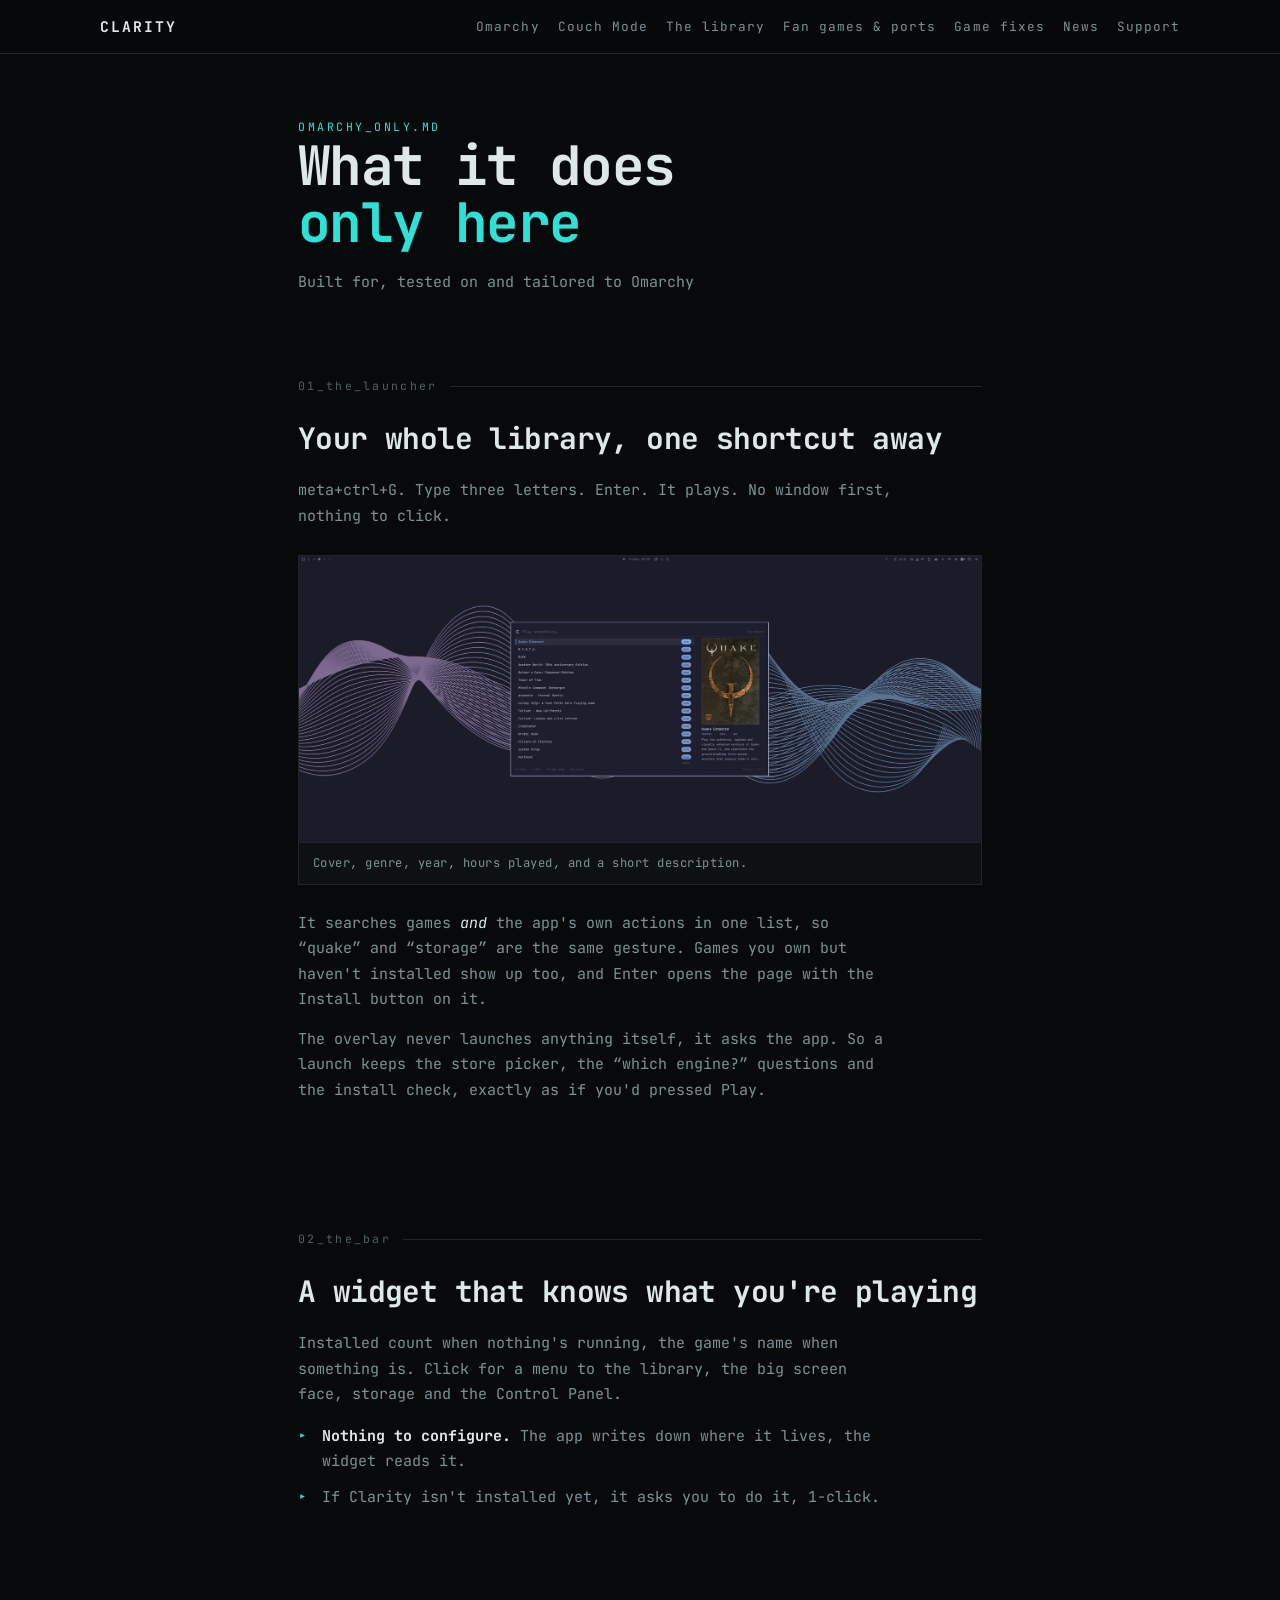
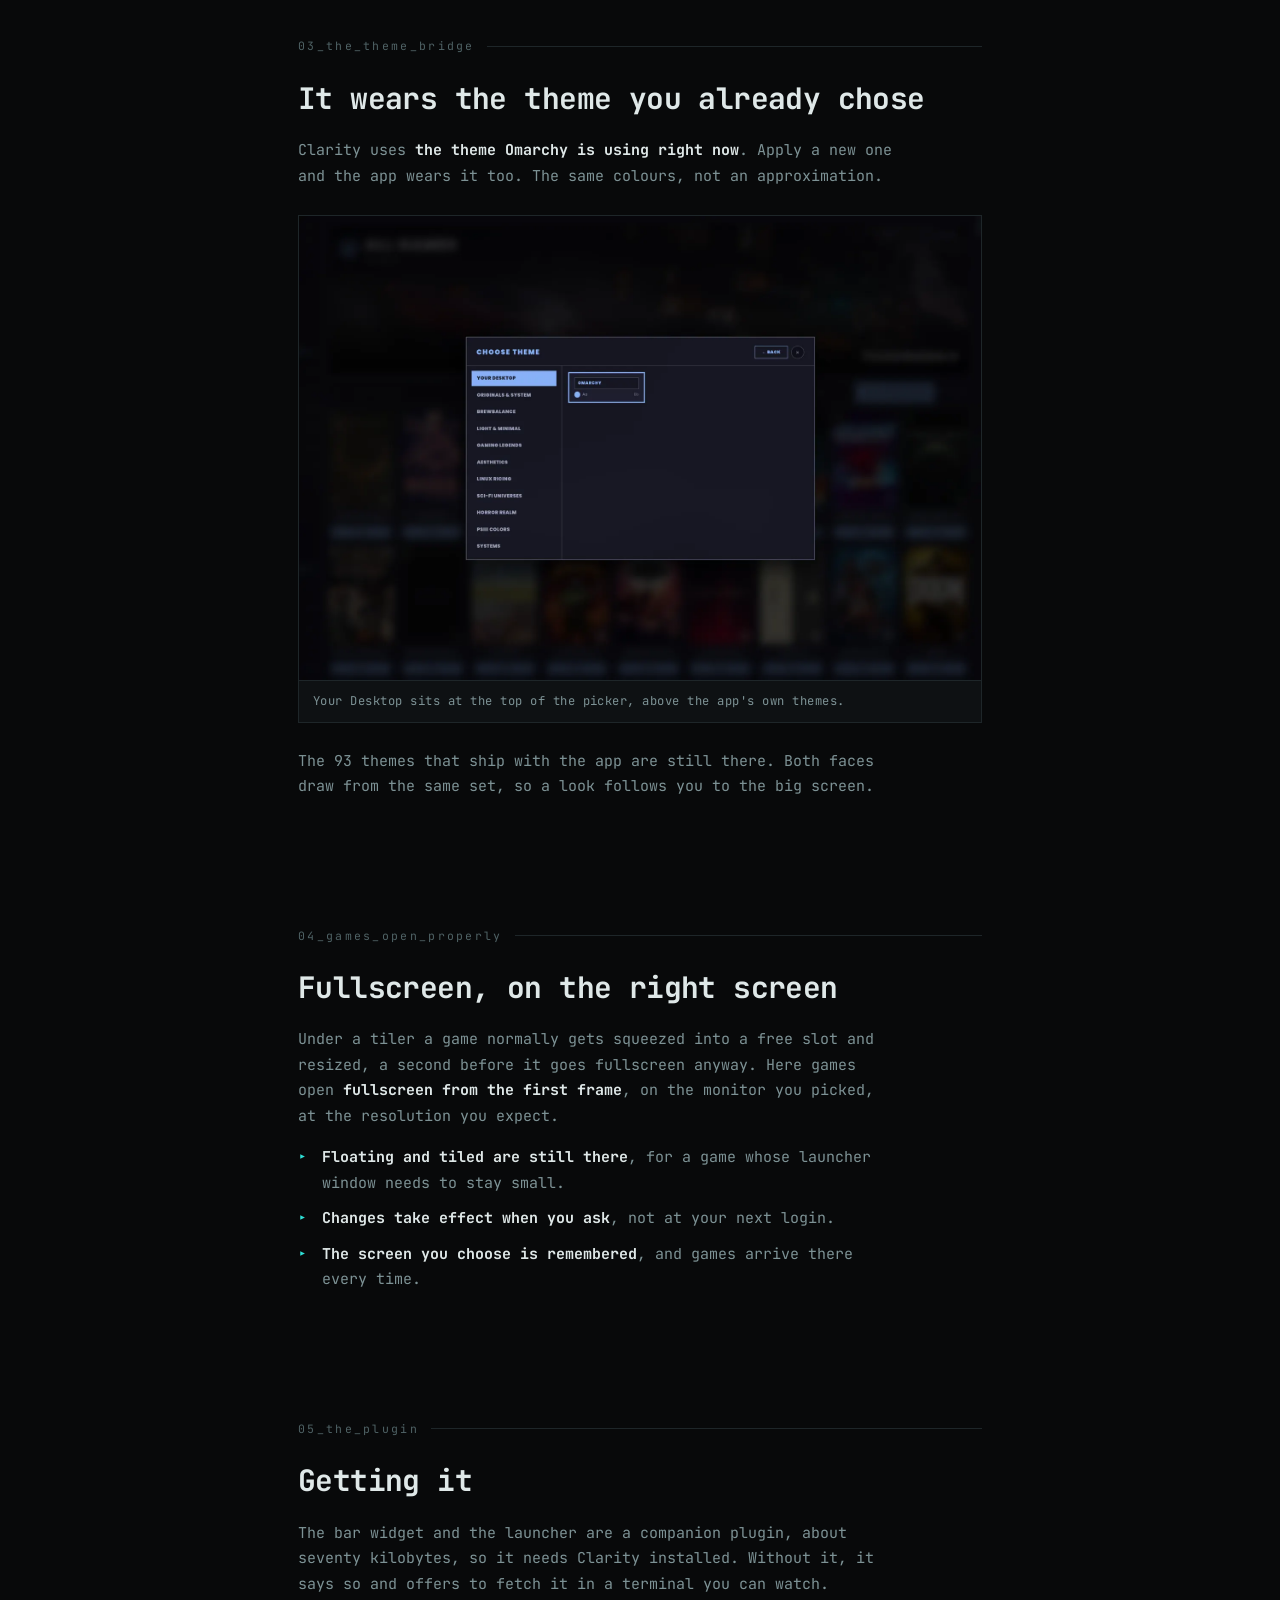
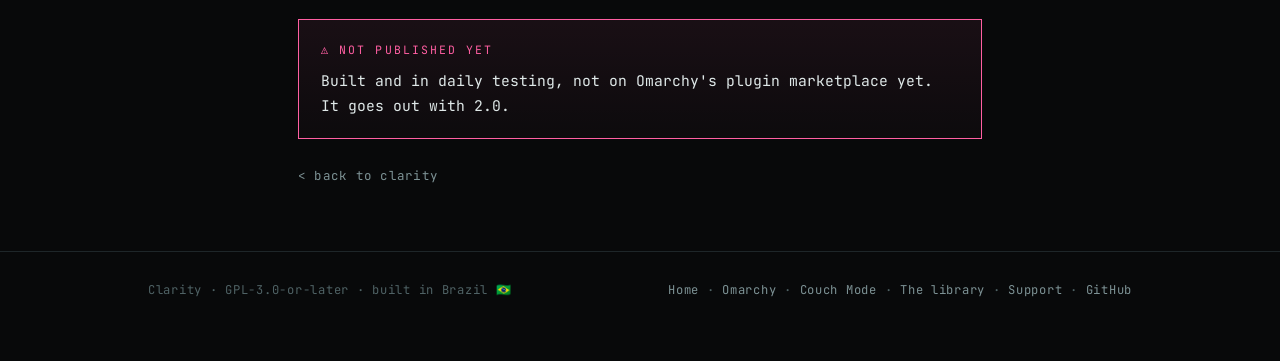
<file: omarchy.html>
<!DOCTYPE html>
<html lang="en">
<head>
<meta charset="UTF-8">
<meta name="viewport" content="width=device-width, initial-scale=1.0">
<title>Clarity on Omarchy</title>
<meta name="description" content="What only works on Omarchy: a bar widget, a launcher overlay, the live theme bridge, and games that open properly.">
<meta property="og:type" content="website">
<meta property="og:site_name" content="Clarity">
<meta property="og:title" content="Clarity on Omarchy">
<meta property="og:description" content="What only works on Omarchy: a bar widget, a launcher overlay, the live theme bridge, and games that open properly.">
<meta property="og:image" content="https://fromchaoscomesclarity.github.io/ClarityWebSite/assets/gallery/006_Omarchy_launcher_desktop.webp">
<meta property="og:url" content="https://fromchaoscomesclarity.github.io/ClarityWebSite/omarchy.html">
<link rel="icon" href="assets/favicon.svg" type="image/svg+xml">
<link rel="alternate icon" href="assets/favicon-32.png" sizes="32x32">
<link rel="apple-touch-icon" href="assets/apple-touch-icon.png">
<link rel="preconnect" href="https://fonts.googleapis.com">
<link rel="preconnect" href="https://fonts.gstatic.com" crossorigin>
<link href="https://fonts.googleapis.com/css2?family=JetBrains+Mono:wght@400;500;700&display=swap" rel="stylesheet">
<link rel="stylesheet" href="assets/site.css">
<style>
.shot{border:1px solid var(--line);background:#000;margin:26px 0}
.shot img{display:block;width:100%}
.shot figcaption{border-top:1px solid var(--line);background:var(--surface);padding:10px 14px;font-size:.76rem;color:var(--muted);letter-spacing:.04em}
.hero{padding:clamp(40px,7vh,84px) 0 clamp(10px,2vh,24px)}
</style>
</head>
<body>

<header class="top">
  <div class="wrap topin">
    <a class="brand" href="index.html">clarity</a>
    <nav class="links">
      <a href="omarchy.html">Omarchy</a>
      <a href="couch.html">Couch Mode</a>
      <a href="library.html">The library</a>
      <a href="ports.html">Fan games &amp; ports</a>
      <a href="fixes.html">Game fixes</a>
      <a href="news.html">News</a>
      <a href="support.html">Support</a>
    </nav>
  </div>
</header>
<div class="wrap narrow">

  <div class="hero">
    <div class="eyebrow"><span>omarchy_only.md</span></div>
    <h1>What it does <span class="em">only here</span></h1>
    <p class="lead" style="margin-top:18px">Built for, tested on and tailored to Omarchy</p>
  </div>

  <section>
    <div class="label">01_the_launcher</div>
    <h2>Your whole library, one shortcut away</h2>
    <p class="body">meta+ctrl+G. Type three letters. Enter. It plays. No window first, nothing to click.</p>
    <figure class="shot">
      <img src="assets/gallery/006_Omarchy_launcher_desktop.webp" alt="The launcher overlay open over the desktop, one keyboard shortcut away." width="1600" height="671">
      <figcaption>Cover, genre, year, hours played, and a short description.</figcaption>
    </figure>
    <p class="body">It searches games <em>and</em> the app's own actions in one list, so “quake” and “storage” are the same gesture. Games you own but haven't installed show up too, and Enter opens the page with the Install button on it.</p>
    <p class="body">The overlay never launches anything itself, it asks the app. So a launch keeps the store picker, the “which engine?” questions and the install check, exactly as if you'd pressed Play.</p>
  </section>

  <section>
    <div class="label">02_the_bar</div>
    <h2>A widget that knows what you're playing</h2>
    <p class="body">Installed count when nothing's running, the game's name when something is. Click for a menu to the library, the big screen face, storage and the Control Panel.</p>
    <ul class="list">
      <li><strong>Nothing to configure.</strong> The app writes down where it lives, the widget reads it.</li>
      <li>If Clarity isn't installed yet, it asks you to do it, 1-click.</li>
    </ul>
  </section>

  <section id="theme">
    <div class="label">03_the_theme_bridge</div>
    <h2>It wears the theme you already chose</h2>
    <p class="body">Clarity uses <strong>the theme Omarchy is using right now</strong>. Apply a new one and the app wears it too. The same colours, not an approximation.</p>
    <figure class="shot">
      <img src="assets/gallery/028_theme_picker_Omarchy.webp" alt="The theme picker, with Your Desktop at the top holding your Omarchy colours." width="1600" height="1088">
      <figcaption>Your Desktop sits at the top of the picker, above the app's own themes.</figcaption>
    </figure>
    <p class="body">The 93 themes that ship with the app are still there. Both faces draw from the same set, so a look follows you to the big screen.</p>
  </section>

  <section>
    <div class="label">04_games_open_properly</div>
    <h2>Fullscreen, on the right screen</h2>
    <p class="body">Under a tiler a game normally gets squeezed into a free slot and resized, a second before it goes fullscreen anyway. Here games open <strong>fullscreen from the first frame</strong>, on the monitor you picked, at the resolution you expect.</p>
    <ul class="list">
      <li><strong>Floating and tiled are still there</strong>, for a game whose launcher window needs to stay small.</li>
      <li><strong>Changes take effect when you ask</strong>, not at your next login.</li>
      <li><strong>The screen you choose is remembered</strong>, and games arrive there every time.</li>
    </ul>
  </section>

  <section>
    <div class="label">05_the_plugin</div>
    <h2>Getting it</h2>
    <p class="body">The bar widget and the launcher are a companion plugin, about seventy kilobytes, so it needs Clarity installed. Without it, it says so and offers to fetch it in a terminal you can watch.</p>
    <div class="note" style="margin-top:22px">
      <div class="h">⚠ Not published yet</div>
      <p>Built and in daily testing, not on Omarchy's plugin marketplace yet. It goes out with 2.0.</p>
    </div>
    <a class="back" href="index.html">&lt; back to clarity</a>
  </section>

</div>
<footer>
  <div class="wrap fin">
    <span>Clarity · GPL-3.0-or-later · built in Brazil 🇧🇷</span>
    <span>
      <a href="index.html">Home</a> ·
      <a href="omarchy.html">Omarchy</a> ·
      <a href="couch.html">Couch Mode</a> ·
      <a href="library.html">The library</a> ·
      <a href="support.html">Support</a> ·
      <a href="https://github.com/FromChaosComesClarity/Clarity">GitHub</a>
    </span>
  </div>
</footer>
</body>
</html>
</file>
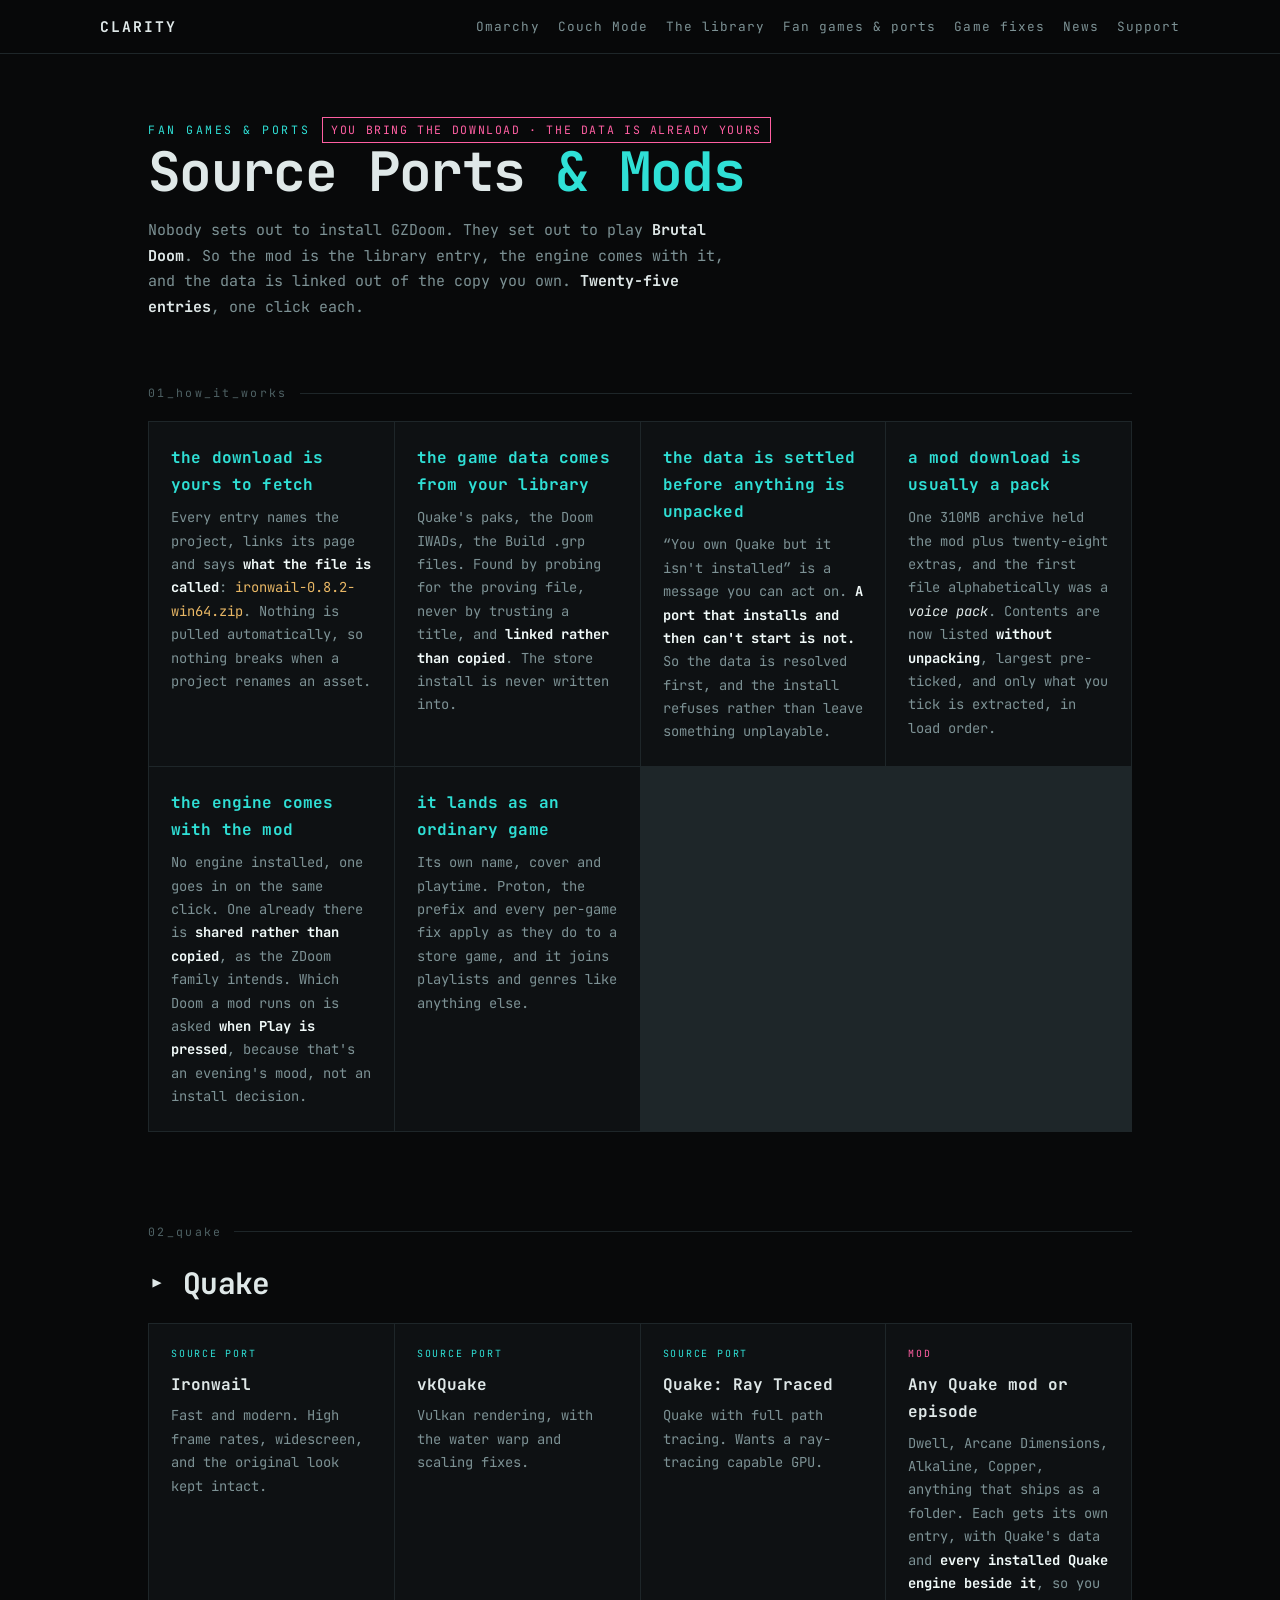
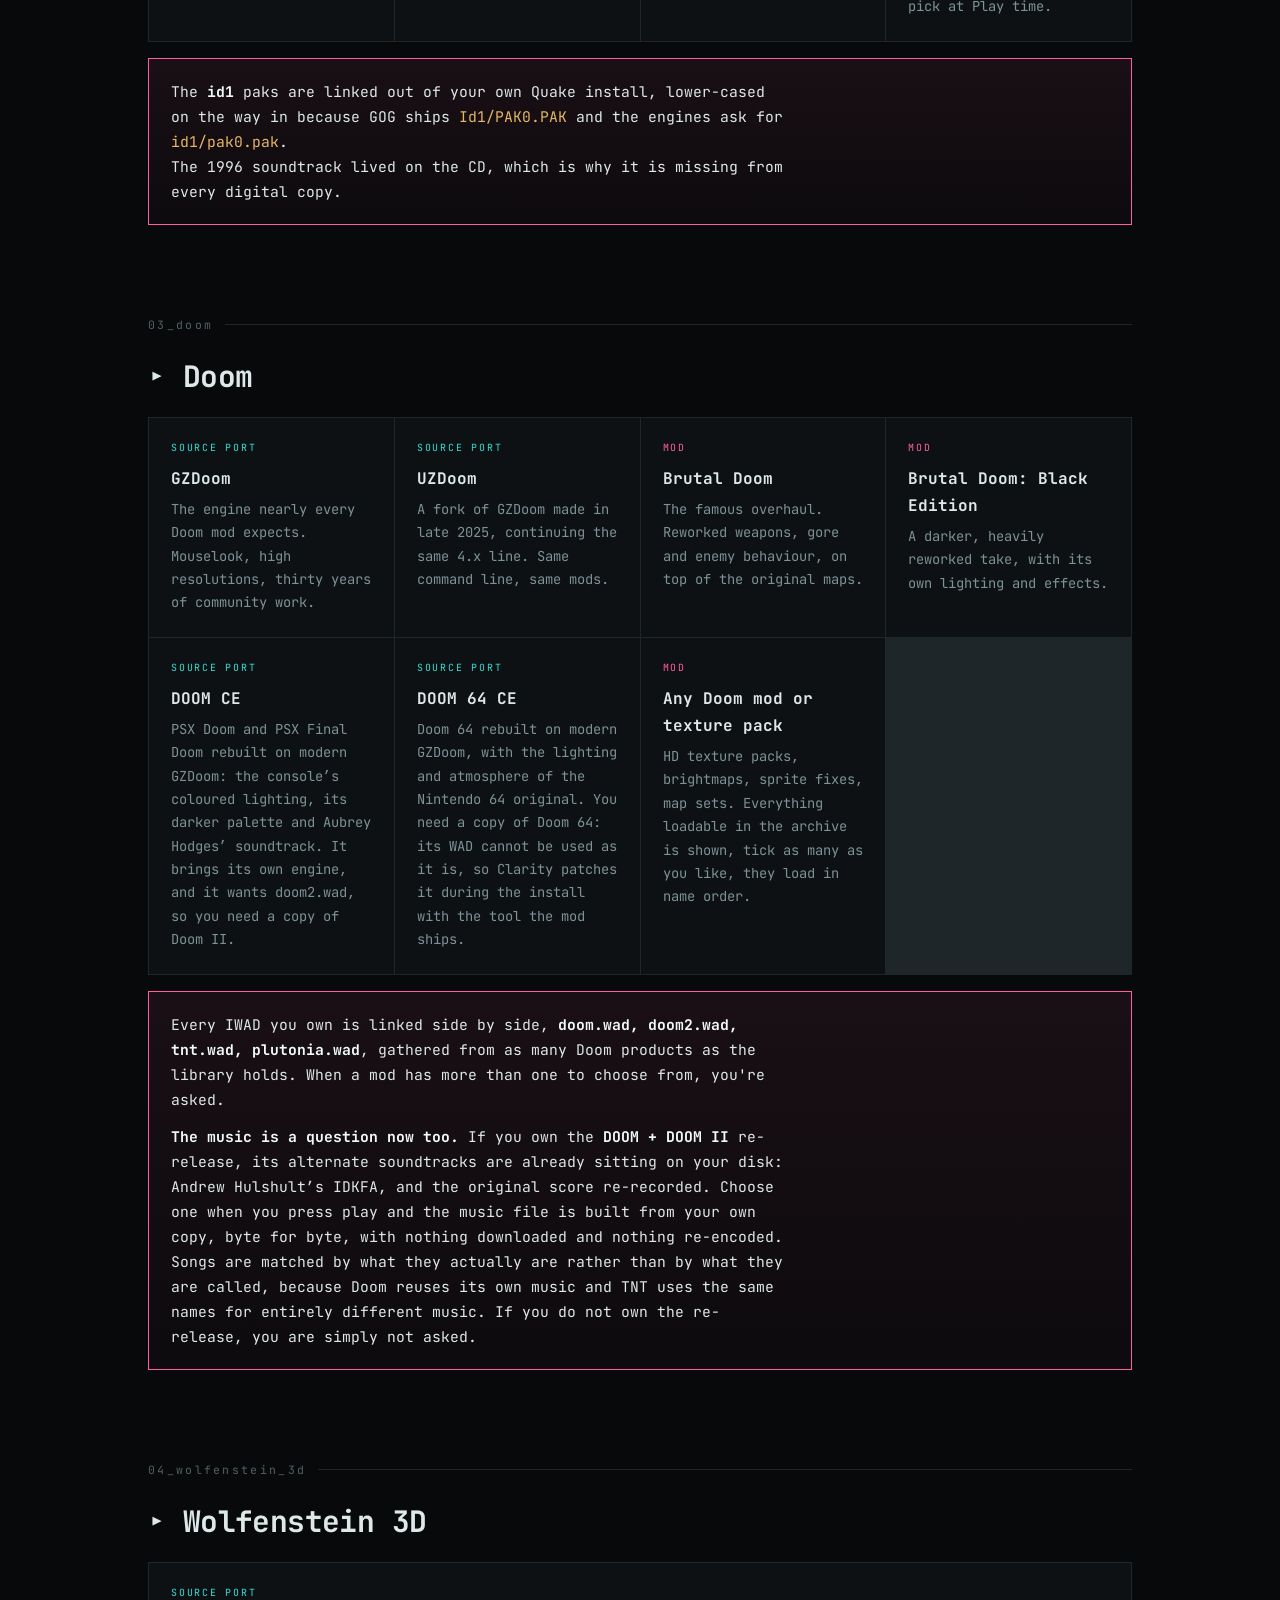
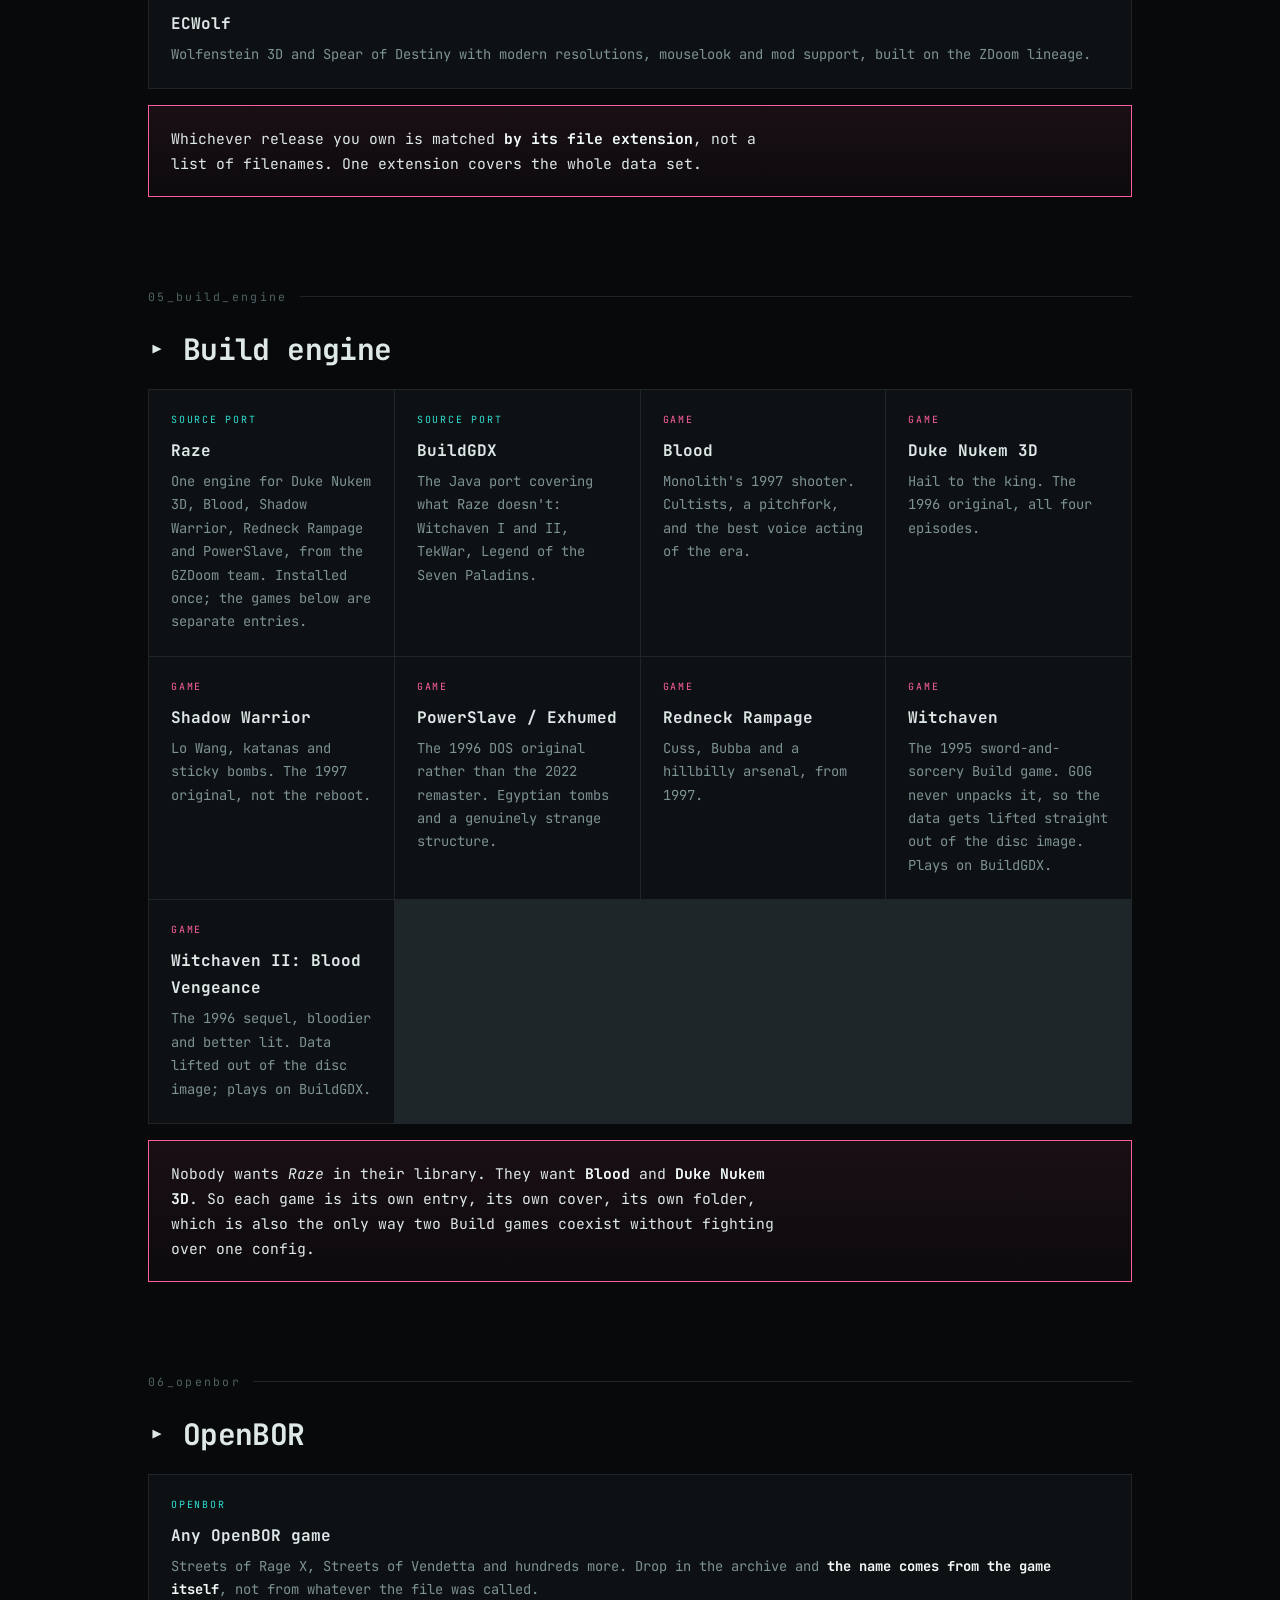
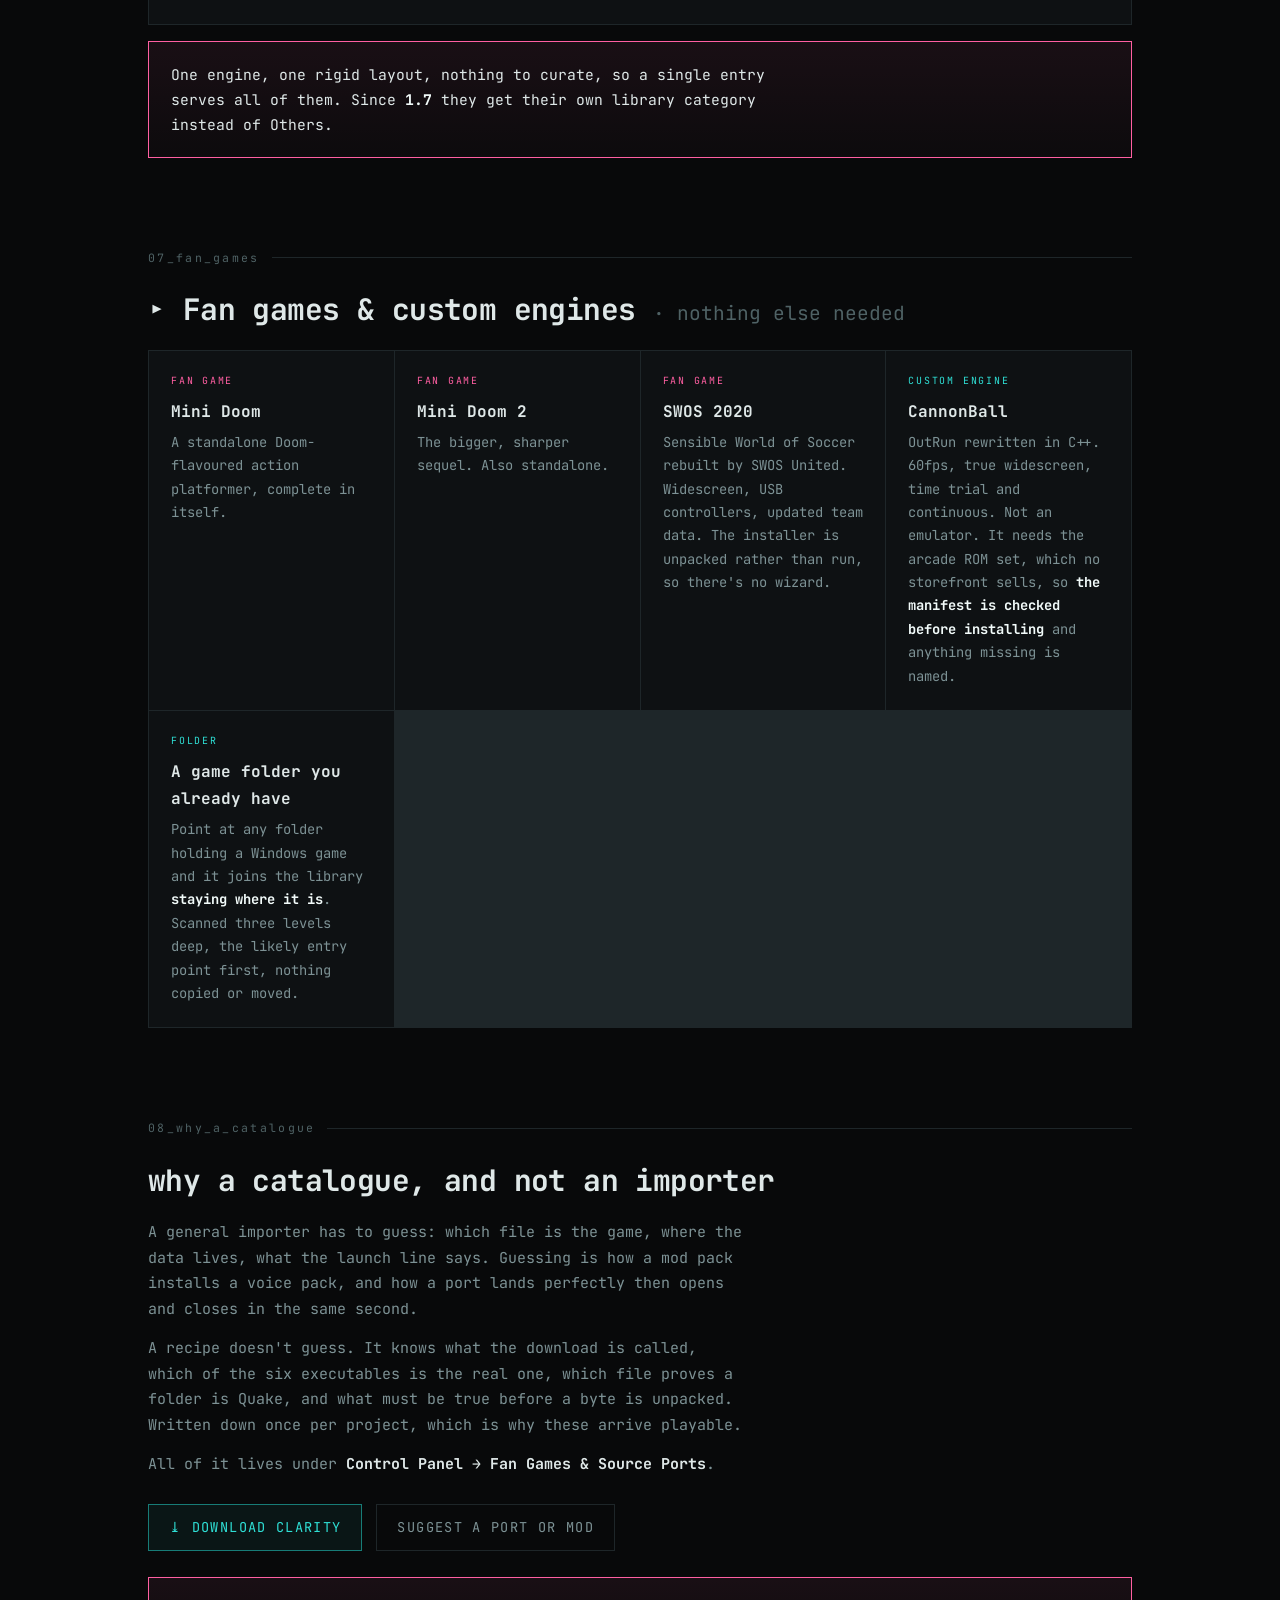
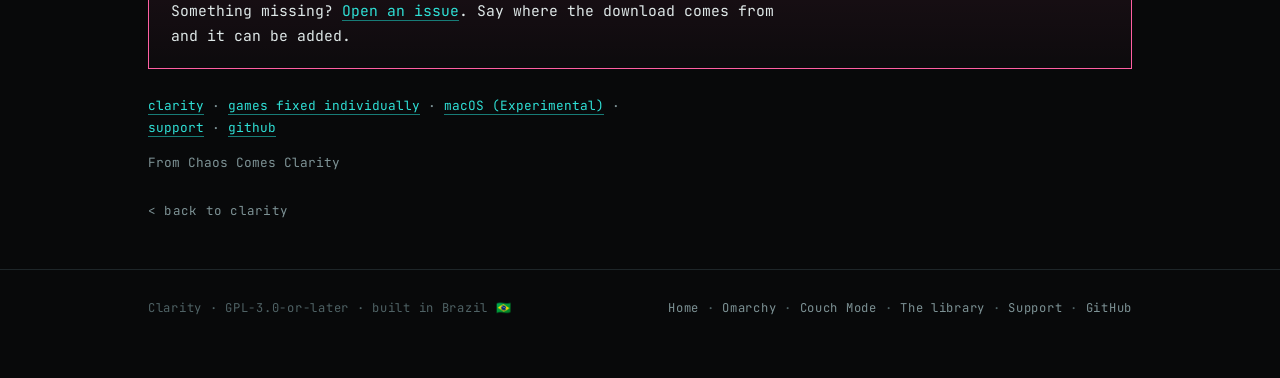
<file: ports.html>
<!DOCTYPE html>
<html lang="en">
<head>
<meta charset="UTF-8">
<meta name="viewport" content="width=device-width, initial-scale=1.0">
<title>Clarity: Source Ports &amp; Mods</title>
<meta name="description" content="Twenty-five source ports, mods, fan games and Build-engine games, one click each, with the data linked out of the library you already own.">
<meta property="og:type" content="website">
<meta property="og:site_name" content="Clarity">
<meta property="og:title" content="Source ports &amp; mods, one click each">
<meta property="og:description" content="Nobody sets out to install GZDoom; they set out to play Brutal Doom. The mod is the entry, the engine comes with it, and the game data is already yours.">
<meta property="og:image" content="https://fromchaoscomesclarity.github.io/ClarityWebSite/assets/images/clarity_banner.jpg">
<meta property="og:url" content="https://fromchaoscomesclarity.github.io/ClarityWebSite/ports.html">
<link rel="icon" href="assets/favicon.svg" type="image/svg+xml">
<link rel="alternate icon" href="assets/favicon-32.png" sizes="32x32">
<link rel="apple-touch-icon" href="assets/apple-touch-icon.png">
<link rel="preconnect" href="https://fonts.googleapis.com">
<link rel="preconnect" href="https://fonts.gstatic.com" crossorigin>
<link href="https://fonts.googleapis.com/css2?family=JetBrains+Mono:wght@400;500;700&display=swap" rel="stylesheet">
<link rel="stylesheet" href="assets/site.css">
<style>
.hero{padding:clamp(40px,7vh,84px) 0 clamp(10px,2vh,24px)}
section{padding:clamp(30px,5vh,64px) 0}
h2 .qual{color:var(--dim);font-size:.66em;font-weight:400;letter-spacing:0}
.btns{display:flex;gap:14px;flex-wrap:wrap;margin:26px 0 0}
/* A filename, or anything else meant to be read literally. */
.file{color:var(--amber)}
/* Each port, mod or game: what kind it is, what it is called, what it does. */
.ptag{font-size:.62rem;letter-spacing:.18em;color:var(--cyan);display:block;margin-bottom:8px}
.ptag.mod{color:var(--magenta)}
.pname{font-size:1rem;font-weight:700;color:var(--ink);margin-bottom:6px}
.grid > .cell p{font-size:.86rem}
.dnote{margin-top:16px}
</style>
</head>
<body>

<header class="top">
  <div class="wrap topin">
    <a class="brand" href="index.html">clarity</a>
    <nav class="links">
      <a href="omarchy.html">Omarchy</a>
      <a href="couch.html">Couch Mode</a>
      <a href="library.html">The library</a>
      <a href="ports.html">Fan games &amp; ports</a>
      <a href="fixes.html">Game fixes</a>
      <a href="news.html">News</a>
      <a href="support.html">Support</a>
    </nav>
  </div>
</header>
<div class="wrap">

  <div class="hero">
    <div class="eyebrow"><span>fan games &amp; ports</span><span class="tag">you bring the download &middot; the data is already yours</span></div>
    <h1>Source Ports <span class="em">&amp; Mods</span></h1>
    <p class="lead" style="margin-top:18px">Nobody sets out to install GZDoom. They set out to play <strong>Brutal Doom</strong>. So the mod is the library entry, the engine comes with it, and the data is linked out of the copy you own. <strong>Twenty-five entries</strong>, one click each.</p>
  </div>

  <section>
    <div class="label">01_how_it_works</div>
    <div class="grid">
      <div class="cell">
        <h3>the download is yours to fetch</h3>
        <p>Every entry names the project, links its page and says <strong>what the file is called</strong>: <span class="file">ironwail-0.8.2-win64.zip</span>. Nothing is pulled automatically, so nothing breaks when a project renames an asset.</p>
      </div>
      <div class="cell">
        <h3>the game data comes from your library</h3>
        <p>Quake's paks, the Doom IWADs, the Build .grp files. Found by probing for the proving file, never by trusting a title, and <strong>linked rather than copied</strong>. The store install is never written into.</p>
      </div>
      <div class="cell">
        <h3>the data is settled before anything is unpacked</h3>
        <p>&ldquo;You own Quake but it isn't installed&rdquo; is a message you can act on. <strong>A port that installs and then can't start is not.</strong> So the data is resolved first, and the install refuses rather than leave something unplayable.</p>
      </div>
      <div class="cell">
        <h3>a mod download is usually a pack</h3>
        <p>One 310MB archive held the mod plus twenty-eight extras, and the first file alphabetically was a <em>voice pack</em>. Contents are now listed <strong>without unpacking</strong>, largest pre-ticked, and only what you tick is extracted, in load order.</p>
      </div>
      <div class="cell">
        <h3>the engine comes with the mod</h3>
        <p>No engine installed, one goes in on the same click. One already there is <strong>shared rather than copied</strong>, as the ZDoom family intends. Which Doom a mod runs on is asked <strong>when Play is pressed</strong>, because that's an evening's mood, not an install decision.</p>
      </div>
      <div class="cell">
        <h3>it lands as an ordinary game</h3>
        <p>Its own name, cover and playtime. Proton, the prefix and every per-game fix apply as they do to a store game, and it joins playlists and genres like anything else.</p>
      </div>
    </div>
  </section>

  <section>
    <div class="label">02_quake</div>
    <h2>▸ Quake</h2>
    <div class="grid">
      <div class="cell"><span class="ptag">SOURCE PORT</span><div class="pname">Ironwail</div>
        <p>Fast and modern. High frame rates, widescreen, and the original look kept intact.</p></div>
      <div class="cell"><span class="ptag">SOURCE PORT</span><div class="pname">vkQuake</div>
        <p>Vulkan rendering, with the water warp and scaling fixes.</p></div>
      <div class="cell"><span class="ptag">SOURCE PORT</span><div class="pname">Quake: Ray Traced</div>
        <p>Quake with full path tracing. Wants a ray-tracing capable GPU.</p></div>
      <div class="cell"><span class="ptag mod">MOD</span><div class="pname">Any Quake mod or episode</div>
        <p>Dwell, Arcane Dimensions, Alkaline, Copper, anything that ships as a folder. Each gets its own entry, with Quake's data and <strong>every installed Quake engine beside it</strong>, so you pick at Play time.</p></div>
    </div>
    <div class="note dnote">
      <p>The <strong>id1</strong> paks are linked out of your own Quake install, lower-cased on the way in because GOG ships <span class="file">Id1/PAK0.PAK</span> and the engines ask for <span class="file">id1/pak0.pak</span>.<br> The 1996 soundtrack lived on the CD, which is why it is missing from every digital copy.</p>
    </div>
  </section>

  <section>
    <div class="label">03_doom</div>
    <h2>▸ Doom</h2>
    <div class="grid">
      <div class="cell"><span class="ptag">SOURCE PORT</span><div class="pname">GZDoom</div>
        <p>The engine nearly every Doom mod expects. Mouselook, high resolutions, thirty years of community work.</p></div>
      <div class="cell"><span class="ptag">SOURCE PORT</span><div class="pname">UZDoom</div>
        <p>A fork of GZDoom made in late 2025, continuing the same 4.x line. Same command line, same mods.</p></div>
      <div class="cell"><span class="ptag mod">MOD</span><div class="pname">Brutal Doom</div>
        <p>The famous overhaul. Reworked weapons, gore and enemy behaviour, on top of the original maps.</p></div>
      <div class="cell"><span class="ptag mod">MOD</span><div class="pname">Brutal Doom: Black Edition</div>
        <p>A darker, heavily reworked take, with its own lighting and effects.</p></div>
      <div class="cell"><span class="ptag">SOURCE PORT</span><div class="pname">DOOM CE</div>
        <p>PSX Doom and PSX Final Doom rebuilt on modern GZDoom: the console&rsquo;s coloured lighting, its darker palette and Aubrey Hodges&rsquo; soundtrack. It brings its own engine, and it wants doom2.wad, so you need a copy of Doom II.</p></div>
      <div class="cell"><span class="ptag">SOURCE PORT</span><div class="pname">DOOM 64 CE</div>
        <p>Doom 64 rebuilt on modern GZDoom, with the lighting and atmosphere of the Nintendo 64 original. You need a copy of Doom 64: its WAD cannot be used as it is, so Clarity patches it during the install with the tool the mod ships.</p></div>
      <div class="cell"><span class="ptag mod">MOD</span><div class="pname">Any Doom mod or texture pack</div>
        <p>HD texture packs, brightmaps, sprite fixes, map sets. Everything loadable in the archive is shown, tick as many as you like, they load in name order.</p></div>
    </div>
    <div class="note dnote">
      <p>Every IWAD you own is linked side by side, <strong>doom.wad, doom2.wad, tnt.wad, plutonia.wad</strong>, gathered from as many Doom products as the library holds. When a mod has more than one to choose from, you're asked.</p>
      <p><strong>The music is a question now too.</strong> If you own the <strong>DOOM + DOOM II</strong> re-release, its alternate soundtracks are already sitting on your disk: Andrew Hulshult&rsquo;s IDKFA, and the original score re-recorded. Choose one when you press play and the music file is built from your own copy, byte for byte, with nothing downloaded and nothing re-encoded. Songs are matched by what they actually are rather than by what they are called, because Doom reuses its own music and TNT uses the same names for entirely different music. If you do not own the re-release, you are simply not asked.</p>
    </div>
  </section>

  <section>
    <div class="label">04_wolfenstein_3d</div>
    <h2>▸ Wolfenstein 3D</h2>
    <div class="grid">
      <div class="cell"><span class="ptag">SOURCE PORT</span><div class="pname">ECWolf</div>
        <p>Wolfenstein 3D and Spear of Destiny with modern resolutions, mouselook and mod support, built on the ZDoom lineage.</p></div>
    </div>
    <div class="note dnote">
      <p>Whichever release you own is matched <strong>by its file extension</strong>, not a list of filenames. One extension covers the whole data set.</p>
    </div>
  </section>

  <section>
    <div class="label">05_build_engine</div>
    <h2>▸ Build engine</h2>
    <div class="grid">
      <div class="cell"><span class="ptag">SOURCE PORT</span><div class="pname">Raze</div>
        <p>One engine for Duke Nukem 3D, Blood, Shadow Warrior, Redneck Rampage and PowerSlave, from the GZDoom team. Installed once; the games below are separate entries.</p></div>
      <div class="cell"><span class="ptag">SOURCE PORT</span><div class="pname">BuildGDX</div>
        <p>The Java port covering what Raze doesn't: Witchaven I and II, TekWar, Legend of the Seven Paladins.</p></div>
      <div class="cell"><span class="ptag mod">GAME</span><div class="pname">Blood</div>
        <p>Monolith's 1997 shooter. Cultists, a pitchfork, and the best voice acting of the era.</p></div>
      <div class="cell"><span class="ptag mod">GAME</span><div class="pname">Duke Nukem 3D</div>
        <p>Hail to the king. The 1996 original, all four episodes.</p></div>
      <div class="cell"><span class="ptag mod">GAME</span><div class="pname">Shadow Warrior</div>
        <p>Lo Wang, katanas and sticky bombs. The 1997 original, not the reboot.</p></div>
      <div class="cell"><span class="ptag mod">GAME</span><div class="pname">PowerSlave / Exhumed</div>
        <p>The 1996 DOS original rather than the 2022 remaster. Egyptian tombs and a genuinely strange structure.</p></div>
      <div class="cell"><span class="ptag mod">GAME</span><div class="pname">Redneck Rampage</div>
        <p>Cuss, Bubba and a hillbilly arsenal, from 1997.</p></div>
      <div class="cell"><span class="ptag mod">GAME</span><div class="pname">Witchaven</div>
        <p>The 1995 sword-and-sorcery Build game. GOG never unpacks it, so the data gets lifted straight out of the disc image. Plays on BuildGDX.</p></div>
      <div class="cell"><span class="ptag mod">GAME</span><div class="pname">Witchaven II: Blood Vengeance</div>
        <p>The 1996 sequel, bloodier and better lit. Data lifted out of the disc image; plays on BuildGDX.</p></div>
    </div>
    <div class="note dnote">
      <p>Nobody wants <em>Raze</em> in their library. They want <strong>Blood</strong> and <strong>Duke Nukem 3D</strong>. So each game is its own entry, its own cover, its own folder, which is also the only way two Build games coexist without fighting over one config.</p>
    </div>
  </section>

  <section>
    <div class="label">06_openbor</div>
    <h2>▸ OpenBOR</h2>
    <div class="grid">
      <div class="cell"><span class="ptag">OPENBOR</span><div class="pname">Any OpenBOR game</div>
        <p>Streets of Rage X, Streets of Vendetta and hundreds more. Drop in the archive and <strong>the name comes from the game itself</strong>, not from whatever the file was called.</p></div>
    </div>
    <div class="note dnote">
      <p>One engine, one rigid layout, nothing to curate, so a single entry serves all of them. Since <strong>1.7</strong> they get their own library category instead of Others.</p>
    </div>
  </section>

  <section>
    <div class="label">07_fan_games</div>
    <h2>▸ Fan games &amp; custom engines <span class="qual">· nothing else needed</span></h2>
    <div class="grid">
      <div class="cell"><span class="ptag mod">FAN GAME</span><div class="pname">Mini Doom</div>
        <p>A standalone Doom-flavoured action platformer, complete in itself.</p></div>
      <div class="cell"><span class="ptag mod">FAN GAME</span><div class="pname">Mini Doom 2</div>
        <p>The bigger, sharper sequel. Also standalone.</p></div>
      <div class="cell"><span class="ptag mod">FAN GAME</span><div class="pname">SWOS 2020</div>
        <p>Sensible World of Soccer rebuilt by SWOS United. Widescreen, USB controllers, updated team data. The installer is unpacked rather than run, so there's no wizard.</p></div>
      <div class="cell"><span class="ptag">CUSTOM ENGINE</span><div class="pname">CannonBall</div>
        <p>OutRun rewritten in C++. 60fps, true widescreen, time trial and continuous. Not an emulator. It needs the arcade ROM set, which no storefront sells, so <strong>the manifest is checked before installing</strong> and anything missing is named.</p></div>
      <div class="cell"><span class="ptag">FOLDER</span><div class="pname">A game folder you already have</div>
        <p>Point at any folder holding a Windows game and it joins the library <strong>staying where it is</strong>. Scanned three levels deep, the likely entry point first, nothing copied or moved.</p></div>
    </div>
  </section>

  <section>
    <div class="label">08_why_a_catalogue</div>
    <h2>why a catalogue, and not an importer</h2>
    <p class="body">A general importer has to guess: which file is the game, where the data lives, what the launch line says. Guessing is how a mod pack installs a voice pack, and how a port lands perfectly then opens and closes in the same second.</p>
    <p class="body">A recipe doesn't guess. It knows what the download is called, which of the six executables is the real one, which file proves a folder is Quake, and what must be true before a byte is unpacked. Written down once per project, which is why these arrive playable.</p>
    <p class="body">All of it lives under <strong>Control Panel → Fan Games &amp; Source Ports</strong>.</p>
    <div class="btns">
      <a class="btn" href="https://github.com/FromChaosComesClarity/Clarity/releases/latest" target="_blank" rel="noopener">⤓ Download Clarity</a>
      <a class="btn ghost" href="https://github.com/FromChaosComesClarity/Clarity/issues" target="_blank" rel="noopener">Suggest a port or mod</a>
    </div>
    <div class="note" style="margin-top:26px">
      <p>Something missing? <a href="https://github.com/FromChaosComesClarity/Clarity/issues" target="_blank" rel="noopener">Open an issue</a>. Say where the download comes from and it can be added.</p>
    </div>
    <p class="body" style="margin-top:26px;font-size:.8rem"><a href="index.html">clarity</a> &middot; <a href="fixes.html">games fixed individually</a> &middot; <a href="macos.html">macOS (Experimental)</a> &middot; <a href="support.html">support</a> &middot; <a href="https://github.com/FromChaosComesClarity/Clarity" target="_blank" rel="noopener">github</a></p>
    <p class="body" style="font-size:.8rem">From Chaos Comes Clarity</p>
    <a class="back" href="index.html">&lt; back to clarity</a>
  </section>

</div>

<footer>
  <div class="wrap fin">
    <span>Clarity · GPL-3.0-or-later · built in Brazil 🇧🇷</span>
    <span>
      <a href="index.html">Home</a> ·
      <a href="omarchy.html">Omarchy</a> ·
      <a href="couch.html">Couch Mode</a> ·
      <a href="library.html">The library</a> ·
      <a href="support.html">Support</a> ·
      <a href="https://github.com/FromChaosComesClarity/Clarity">GitHub</a>
    </span>
  </div>
</footer>
</body>
</html>
</file>
<file: assets/site.css>
/* ── Clarity, the shared identity ───────────────────────────────────
   After cliamp.stream, chosen for this phase: near-black ground, one cyan accent
   with magenta as the second voice, monospace throughout, box-drawing rules
   rather than cards, numbered file-name section labels, flat surfaces.

   ⚠️ Every page links this file. The warm amber theme (amber / chalk / Caveat)
   that each page used to carry inline is retired; anything still declaring it is
   a page that has not been converted yet. */

:root{
  --ground:#08090a;
  --surface:#0e1113;
  --raised:#141819;
  --line:#1e2629;
  --ink:#dfe8e8;
  --muted:#7d9295;
  --dim:#4f6265;
  --cyan:#2fe0d6;
  --cyan-dim:#177c77;
  --magenta:#ff5fa2;
  --amber:#e8b765;
  --mono:"JetBrains Mono",ui-monospace,"SF Mono",Menlo,Consolas,monospace;
}

*{box-sizing:border-box;margin:0;padding:0}
html{scroll-behavior:smooth}
body{
  background:var(--ground);color:var(--ink);
  font-family:var(--mono);font-size:15px;line-height:1.7;
  -webkit-font-smoothing:antialiased;overflow-x:hidden;
}
a{color:var(--cyan);text-decoration:none;border-bottom:1px solid var(--cyan-dim)}
a:hover{border-bottom-color:var(--cyan)}
a:focus-visible{outline:2px solid var(--cyan);outline-offset:3px}
code{font-family:var(--mono);background:var(--raised);border:1px solid var(--line);border-radius:3px;padding:.08em .36em;color:var(--amber);font-size:.88em}
strong,b{color:#f2fbfa;font-weight:700}
em,i{color:var(--ink)}
img{max-width:100%;height:auto}

.wrap{max-width:1080px;margin:0 auto;padding:0 clamp(18px,4vw,48px)}
.narrow{max-width:780px}

/* ── Top bar ─────────────────────────────────────────────────────────────── */
header.top{position:sticky;top:0;z-index:20;background:rgba(8,9,10,.86);backdrop-filter:blur(8px);border-bottom:1px solid var(--line)}
.topin{display:flex;align-items:center;justify-content:space-between;gap:16px;padding:14px 0;flex-wrap:wrap}
.brand{font-weight:700;letter-spacing:.14em;font-size:.92rem;text-transform:uppercase;color:var(--ink);border:0}
.brand:hover{color:var(--cyan)}
.brand .dot{color:var(--cyan)}
nav.links{display:flex;gap:18px;font-size:.8rem;letter-spacing:.08em;flex-wrap:wrap}
nav.links a{border:0;color:var(--muted)}
nav.links a:hover{color:var(--cyan)}

/* ── Page furniture ──────────────────────────────────────────────────────── */
section{padding:clamp(40px,7vh,90px) 0}
.label{font-size:.72rem;letter-spacing:.2em;color:var(--dim);display:flex;align-items:center;gap:12px;margin-bottom:18px}
.label::after{content:"";flex:1;height:1px;background:var(--line)}
h1{font-size:clamp(1.9rem,5.4vw,3.4rem);line-height:1.06;font-weight:700;letter-spacing:-.03em;text-wrap:balance}
h1 .em{color:var(--cyan)}
h2{font-size:clamp(1.25rem,2.8vw,1.85rem);font-weight:700;letter-spacing:-.02em;margin-bottom:14px;text-wrap:balance}
h3{font-size:1rem;font-weight:700;color:var(--cyan);margin:26px 0 8px;letter-spacing:.01em}
p.body,p.lead{max-width:66ch;color:var(--muted)}
p.body+p.body{margin-top:14px}
p.body strong,p.lead strong{color:var(--ink);font-weight:700}
.eyebrow{font-size:.72rem;letter-spacing:.22em;text-transform:uppercase;color:var(--cyan);display:flex;align-items:center;gap:12px;flex-wrap:wrap}
.eyebrow .tag{border:1px solid var(--magenta);color:var(--magenta);padding:2px 8px;letter-spacing:.14em}
.back{display:inline-block;font-size:.78rem;letter-spacing:.1em;color:var(--muted);border:0;margin:26px 0 0}
.back:hover{color:var(--cyan)}
.rule{height:1px;background:var(--line);border:0;margin:26px 0}

ul.list{list-style:none;display:grid;gap:10px;margin:16px 0 0;max-width:66ch}
ul.list li{position:relative;padding-left:1.5rem;color:var(--muted)}
ul.list li::before{content:"▸";position:absolute;left:0;color:var(--cyan)}
ul.list li strong{color:var(--ink)}

.btn{display:inline-block;border:1px solid var(--cyan-dim);color:var(--cyan);background:rgba(47,224,214,.06);padding:11px 20px;font-family:var(--mono);font-size:.85rem;letter-spacing:.1em;text-transform:uppercase}
.btn:hover{background:rgba(47,224,214,.14);border-color:var(--cyan)}
.btn.ghost{border-color:var(--line);color:var(--muted);background:transparent}
.btn.ghost:hover{color:var(--ink);border-color:var(--muted)}

/* Panels: a flat bordered block, the page's only container shape. */
.panel{border:1px solid var(--line);background:var(--surface);padding:22px}
.grid{display:grid;grid-template-columns:repeat(auto-fit,minmax(240px,1fr));gap:1px;background:var(--line);border:1px solid var(--line)}
.grid > .cell{background:var(--surface);padding:22px}
.grid > .cell h3{margin-top:0}
.grid > .cell p{font-size:.86rem;color:var(--muted)}

.note{border:1px solid var(--magenta);background:linear-gradient(180deg,rgba(255,95,162,.07),rgba(255,95,162,.02));padding:20px 22px}
.note .h{font-size:.72rem;letter-spacing:.18em;text-transform:uppercase;color:var(--magenta);margin-bottom:8px}
.note p{color:var(--ink);max-width:68ch;font-size:.92rem}
.note p + p{margin-top:12px}

footer{border-top:1px solid var(--line);padding:28px 0 60px;color:var(--dim);font-size:.76rem;letter-spacing:.06em}
footer .fin{display:flex;justify-content:space-between;gap:16px;flex-wrap:wrap}
footer a{color:var(--muted);border:0}
footer a:hover{color:var(--cyan)}

/* ── Small screens ───────────────────────────────────────────────────────────
   header.top is sticky, so whatever it costs it costs for the whole scroll. Measured
   at 320px the seven links wrapped to three rows and the bar stood 171px tall, a fifth
   of the screen, permanently. Tightening the gap and the type pulls it back to two rows. */
@media (max-width:560px){
  .topin{padding:10px 0;gap:10px}
  nav.links{gap:8px 12px;font-size:.72rem}
  /* The section labels are single unbreakable snake_case tokens, and .2em of letter-spacing
     on a 35-character one (04_what_it_deliberately_will_not_do) is wider than a 320px screen.
     Tighten the tracking and let it break rather than push the page out. */
  .label{letter-spacing:.12em;overflow-wrap:anywhere}
}

@media (prefers-reduced-motion:reduce){
  *{transition:none!important;animation:none!important}
  html{scroll-behavior:auto}
}

/* ── News ──────────────────────────────────────────────────────────────────
   A banner strip on the home page and the story list on news.html.

   The rail is built as a carousel from the start even though there is one
   story in it: slides are flex children with scroll-snap, so a second one
   needs markup and nothing else. The dots hide themselves at one slide. */
.news{margin:56px 0 0}
.news-head{display:flex;align-items:baseline;justify-content:space-between;gap:18px;margin-bottom:18px;flex-wrap:wrap}
.news-head h2{margin:0}
.news-all{font-size:.78rem;letter-spacing:.14em;color:var(--dim);text-decoration:none;white-space:nowrap;transition:color .18s}
.news-all:hover{color:var(--cyan)}

.news-rail{overflow-x:auto;scroll-snap-type:x mandatory;scrollbar-width:none;border:1px solid var(--line)}
.news-rail::-webkit-scrollbar{display:none}
.news-track{display:flex}

.slide{position:relative;flex:0 0 100%;scroll-snap-align:start;display:flex;gap:clamp(18px,3vw,38px);
  align-items:center;padding:clamp(20px,3vw,34px);background:var(--surface);overflow:hidden;isolation:isolate}
/* The art sits BEHIND the copy rather than beside it: Fallout London is warm
   orange and this site is near-black and cyan, so the screenshot is dimmed and
   allowed to glow through the scrim instead of competing with the chrome. The
   scrim is opaque where the type sits and clears toward the right edge. */
.slide-shot{position:absolute;inset:0;z-index:-2;width:100%;height:100%;
  object-fit:cover;object-position:center 38%;opacity:.62;filter:saturate(.82)}
.slide::after{content:"";position:absolute;inset:0;z-index:-1;
  background:linear-gradient(100deg,var(--surface) 0%,rgba(14,17,19,.95) 42%,
    rgba(14,17,19,.82) 68%,rgba(14,17,19,.28) 100%)}

.slide-art{flex:0 0 auto;width:clamp(96px,13vw,150px)}
.slide-art img{display:block;width:100%;height:auto;border:1px solid var(--line);
  box-shadow:0 18px 40px rgba(0,0,0,.6)}
.slide-body{min-width:0}
.slide-tag{display:inline-block;font-size:.66rem;letter-spacing:.22em;text-transform:uppercase;
  color:var(--ground);background:var(--cyan);padding:4px 9px;margin-bottom:12px;font-weight:700}
.slide-body h3{margin:0 0 10px;color:var(--ink);font-size:clamp(1rem,2.1vw,1.32rem);line-height:1.28;letter-spacing:-.01em}
.slide-body p{margin:0 0 16px;color:var(--muted);font-size:.86rem;max-width:56ch}

.news-dots{display:flex;gap:8px;justify-content:center;margin-top:14px}
.news-dots:has(> :only-child){display:none}
.news-dot{width:7px;height:7px;border-radius:50%;background:var(--line);border:0;padding:0;cursor:pointer;transition:background .2s}
.news-dot[aria-current="true"]{background:var(--cyan)}

/* Stacked, the copy no longer sits to the left of the art, so the scrim turns
   vertical: the top stays open for the picture and it closes under the type. */
@media (max-width:620px){
  .slide{flex-direction:column;align-items:flex-start}
  .slide-art{width:118px}
  .slide-shot{opacity:.5;object-position:center 30%}
  .slide::after{background:linear-gradient(180deg,rgba(14,17,19,.30) 0%,
    rgba(14,17,19,.86) 34%,var(--surface) 52%)}
}

/* ── The "new" flag on a game fix ──────────────────────────────────────── */
.badge-new{display:inline-block;vertical-align:middle;margin-left:10px;font-size:.6rem;letter-spacing:.18em;
  text-transform:uppercase;font-weight:700;color:var(--ground);background:var(--cyan);padding:3px 7px;
  position:relative;top:-2px}

/* ── news.html ─────────────────────────────────────────────────────────── */
.post{border:1px solid var(--line);background:var(--surface);padding:clamp(20px,3vw,30px);margin-top:18px}
.post + .post{margin-top:16px}
.post-date{font-size:.7rem;letter-spacing:.2em;color:var(--dim);text-transform:uppercase}
.post h2{margin:10px 0 4px;font-size:clamp(1.1rem,2.4vw,1.5rem)}
.post .kicker{color:var(--magenta);font-size:.84rem;margin-bottom:14px}
.post p.body{font-size:.9rem}
.post p.body + p.body{margin-top:12px}
.post-figure{margin:0 0 18px;border:1px solid var(--line);overflow:hidden}
.post-figure img{display:block;width:100%;height:auto}
</file>
